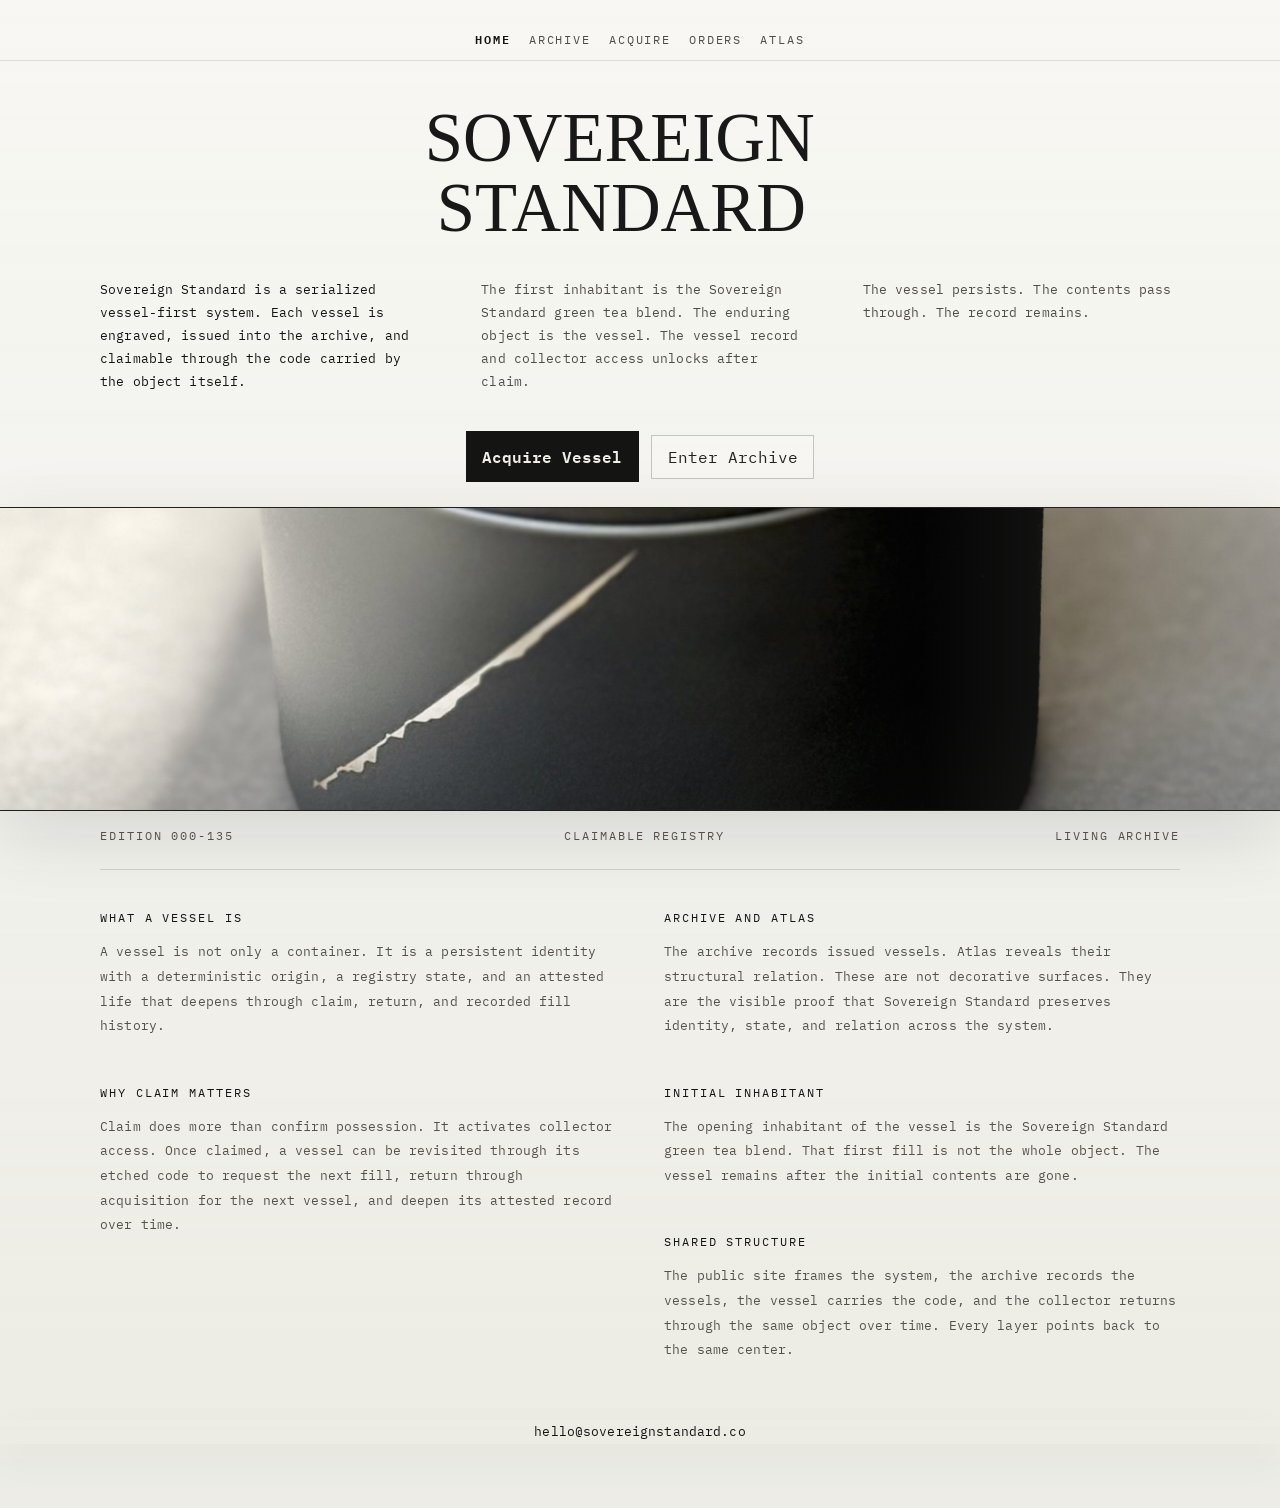
<file: index.html>
<!DOCTYPE html>
<html lang="en">
<head>
  <meta charset="UTF-8">
  <meta name="viewport" content="width=device-width, initial-scale=1.0">
  <title>Sovereign Standard</title>
  <meta name="description" content="Serialized engraved vessels issued into a living archive. Claim a Sovereign Standard vessel, continue through future fills, and deepen its attested record over time.">
  <link rel="canonical" href="https://sovereignstandard.co/">
  <link rel="icon" href="assets/favicons/favicon.ico" sizes="any">
  <link rel="icon" type="image/png" sizes="16x16" href="assets/favicons/favicon-16x16.png">
  <link rel="icon" type="image/png" sizes="32x32" href="assets/favicons/favicon-32x32.png">
  <link rel="icon" type="image/png" sizes="48x48" href="assets/favicons/favicon-48x48.png">
  <link rel="icon" type="image/png" sizes="64x64" href="assets/favicons/favicon-64x64.png">
  <link rel="icon" type="image/png" sizes="192x192" href="assets/favicons/android-chrome-192x192.png">
  <link rel="apple-touch-icon" sizes="180x180" href="assets/favicons/apple-touch-icon.png">
  <link rel="manifest" href="manifest.webmanifest">
  <meta property="og:type" content="website">
  <meta property="og:site_name" content="Sovereign Standard">
  <meta property="og:title" content="Sovereign Standard">
  <meta property="og:description" content="Serialized engraved vessels issued into a living archive. Claim a Sovereign Standard vessel, continue through future fills, and deepen its attested record over time.">
  <meta property="og:url" content="https://sovereignstandard.co/">
  <meta property="og:image" content="https://sovereignstandard.co/assets/social-preview.svg">
  <meta name="twitter:card" content="summary_large_image">
  <meta name="twitter:title" content="Sovereign Standard">
  <meta name="twitter:description" content="Serialized engraved vessels issued into a living archive. Claim a Sovereign Standard vessel, continue through future fills, and deepen its attested record over time.">
  <meta name="twitter:image" content="https://sovereignstandard.co/assets/social-preview.svg">
  <meta name="theme-color" content="#efeee8">
  <script>
    (() => {
      try {
        const navState = sessionStorage.getItem('sovereign-standard.nav');
        if (!navState) {
          return;
        }

        const parsed = JSON.parse(navState);
        if (!parsed || !parsed.to) {
          return;
        }

        if (parsed.to.includes('index.html') || parsed.to === '/' || parsed.to.endsWith('/')) {
          document.documentElement.classList.add('has-pending-nav');
          document.documentElement.dataset.navKind = parsed.kind || '';
          document.documentElement.dataset.navFrom = parsed.fromPage || '';
        }
      } catch {
      }
    })();
  </script>
  <link rel="stylesheet" href="style.css">
</head>
<body data-page="index">
  <main class="landing-page landing-page-soft" aria-label="Sovereign Standard" data-fluid-root>
    <nav class="top-links site-object-nav soft-object-nav" aria-label="Primary">
      <a href="index.html" class="landing-link nav-active" aria-current="page">Home</a>
      <a href="archive.html" class="landing-link" data-nav-kind="enter-archive">Archive</a>
      <a href="purchase.html" class="landing-link">Acquire</a>
      <a href="orders.html" class="landing-link">Orders</a>
      <a href="atlas.html" class="landing-link">Atlas</a>
    </nav>

    <section class="soft-hero" aria-label="Vessel introduction">
      <div class="soft-hero-lockup">
        <img
          src="assets/sovereign-standard-lockup.svg"
          alt="Sovereign Standard"
          class="site-object-lockup soft-object-lockup"
          width="700"
          height="210"
        >
      </div>

      <div class="soft-hero-copy">
        <article>
          <p>Sovereign Standard is a serialized vessel-first system. Each vessel is engraved, issued into the archive, and claimable through the code carried by the object itself.</p>
        </article>
        <article>
          <p>The first inhabitant is the Sovereign Standard green tea blend. The enduring object is the vessel. The vessel record and collector access unlocks after claim.</p>
        </article>
        <article>
          <p>The vessel persists. The contents pass through. The record remains.</p>
        </article>
      </div>

      <div class="soft-hero-actions" aria-label="Primary actions">
        <a class="landing-archive-button landing-action-primary soft-action-primary" href="purchase.html">Acquire Vessel</a>
        <a class="landing-archive-button soft-action-secondary" href="archive.html" data-nav-kind="enter-archive">Enter Archive</a>
      </div>

      <figure class="soft-object-band">
        <img src="assets/unit-image-ref-1.jpeg" alt="Engraved Sovereign Standard vessel" width="2786" height="2786">
      </figure>

      <div class="soft-object-readout" aria-label="Edition status">
        <span>Edition 000-135</span>
        <span>Claimable Registry</span>
        <span>Living Archive</span>
      </div>
    </section>

    <section class="soft-system-section landing-brief" aria-label="System structure">
      <div class="standard-unit-grid soft-system-grid">
        <article class="standard-unit-block">
          <h3>What A Vessel Is</h3>
          <p>A vessel is not only a container. It is a persistent identity with a deterministic origin, a registry state, and an attested life that deepens through claim, return, and recorded fill history.</p>
        </article>
        <article class="standard-unit-block">
          <h3>Why Claim Matters</h3>
          <p>Claim does more than confirm possession. It activates collector access. Once claimed, a vessel can be revisited through its etched code to request the next fill, return through acquisition for the next vessel, and deepen its attested record over time.</p>
        </article>
        <article class="standard-unit-block">
          <h3>Archive And Atlas</h3>
          <p>The archive records issued vessels. Atlas reveals their structural relation. These are not decorative surfaces. They are the visible proof that Sovereign Standard preserves identity, state, and relation across the system.</p>
        </article>
        <article class="standard-unit-block">
          <h3>Initial Inhabitant</h3>
          <p>The opening inhabitant of the vessel is the Sovereign Standard green tea blend. That first fill is not the whole object. The vessel remains after the initial contents are gone.</p>
        </article>
        <article class="standard-unit-block">
          <h3>Shared Structure</h3>
          <p>The public site frames the system, the archive records the vessels, the vessel carries the code, and the collector returns through the same object over time. Every layer points back to the same center.</p>
        </article>
      </div>
    </section>

    <section class="panel section-stack landing-brief site-contact site-contact-centered soft-contact" aria-label="Contact">
      <a class="site-contact-link" href="mailto:hello@sovereignstandard.co">hello@sovereignstandard.co</a>
    </section>
  </main>
  <script src="site.js"></script>
</body>
</html>
</file>
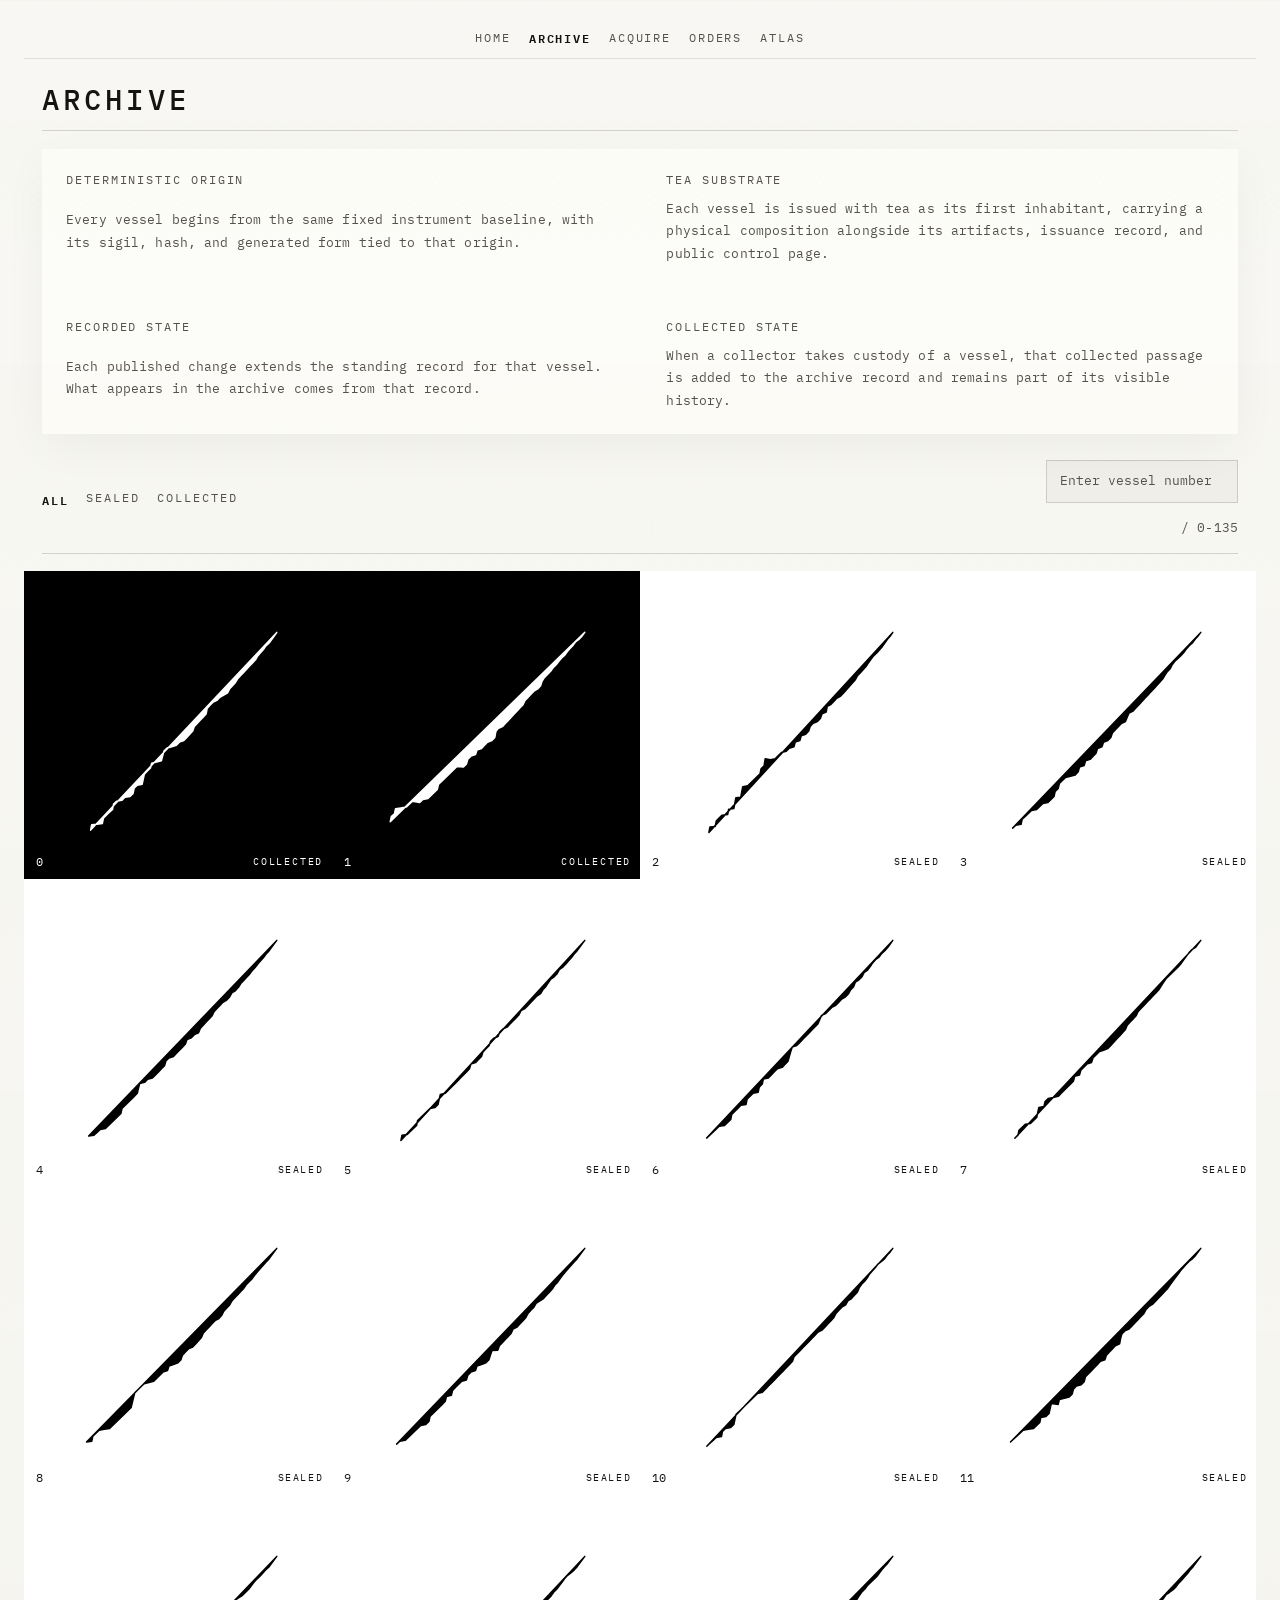
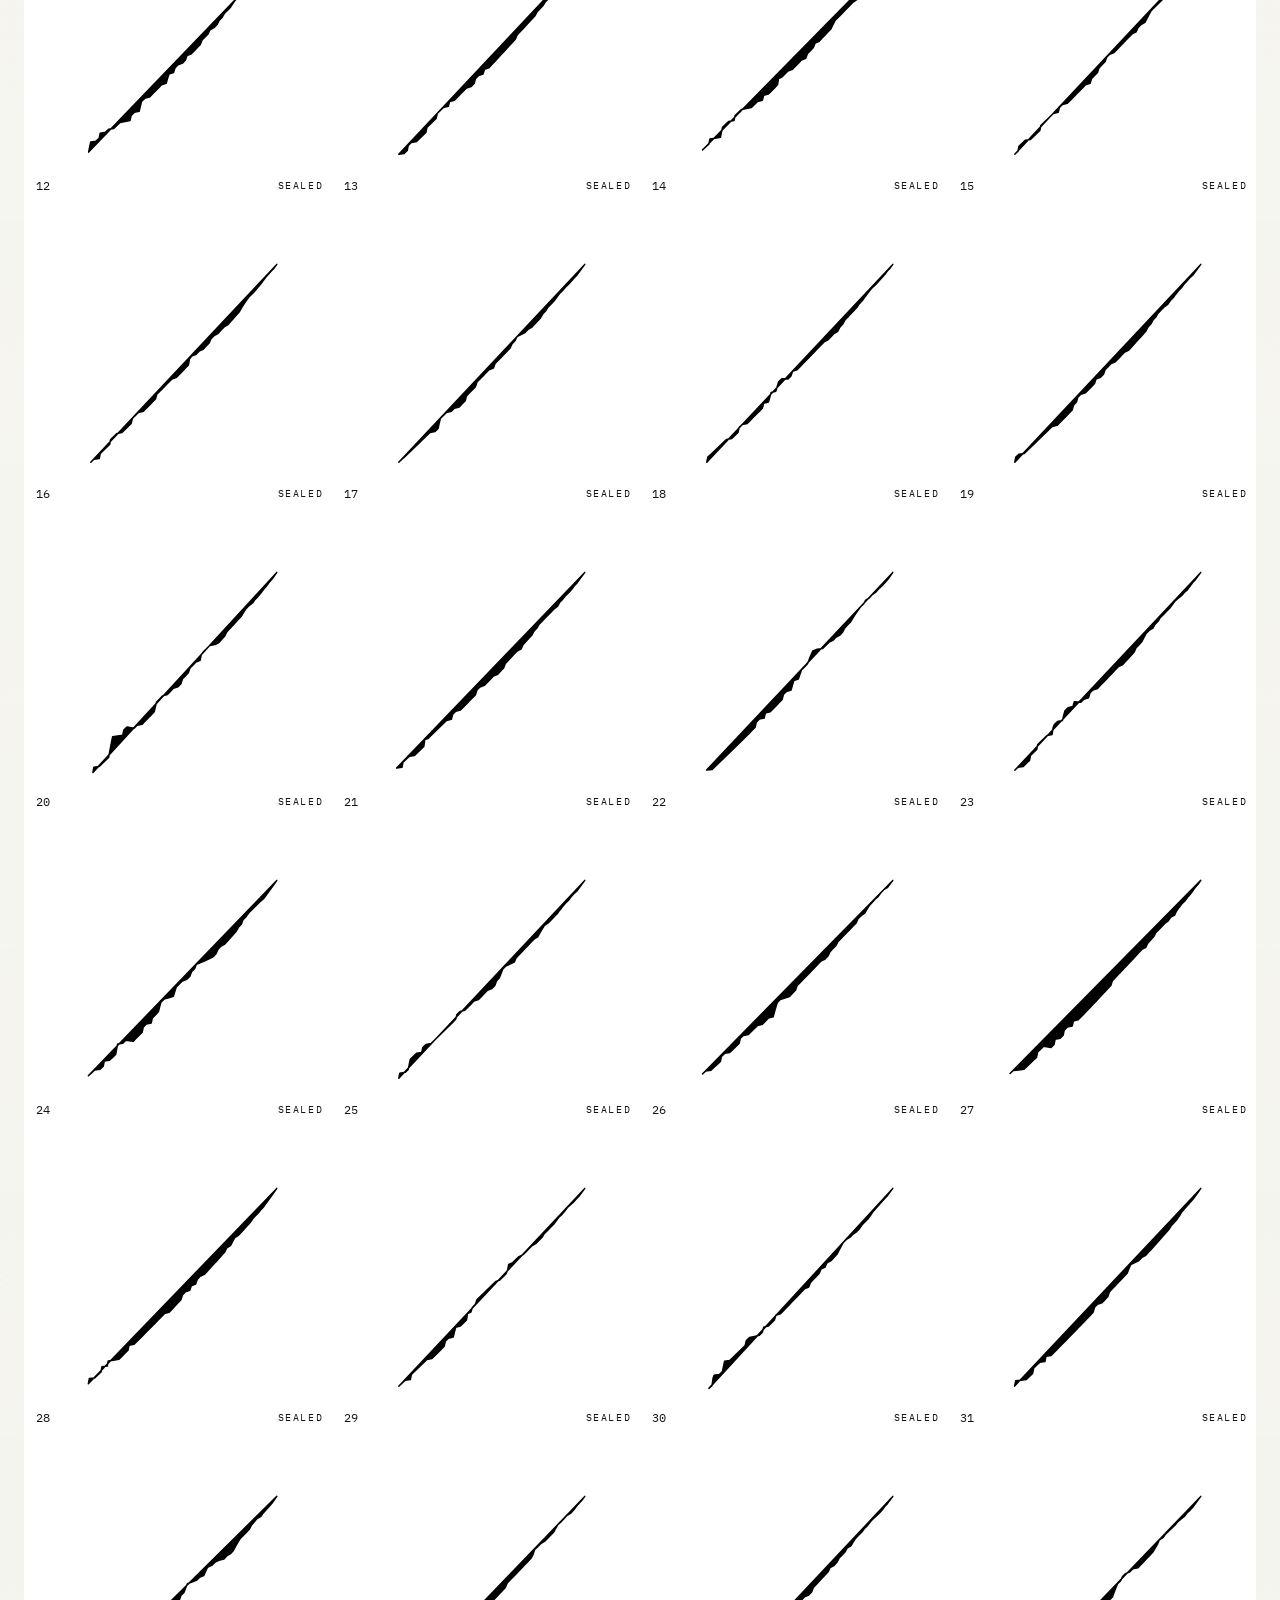
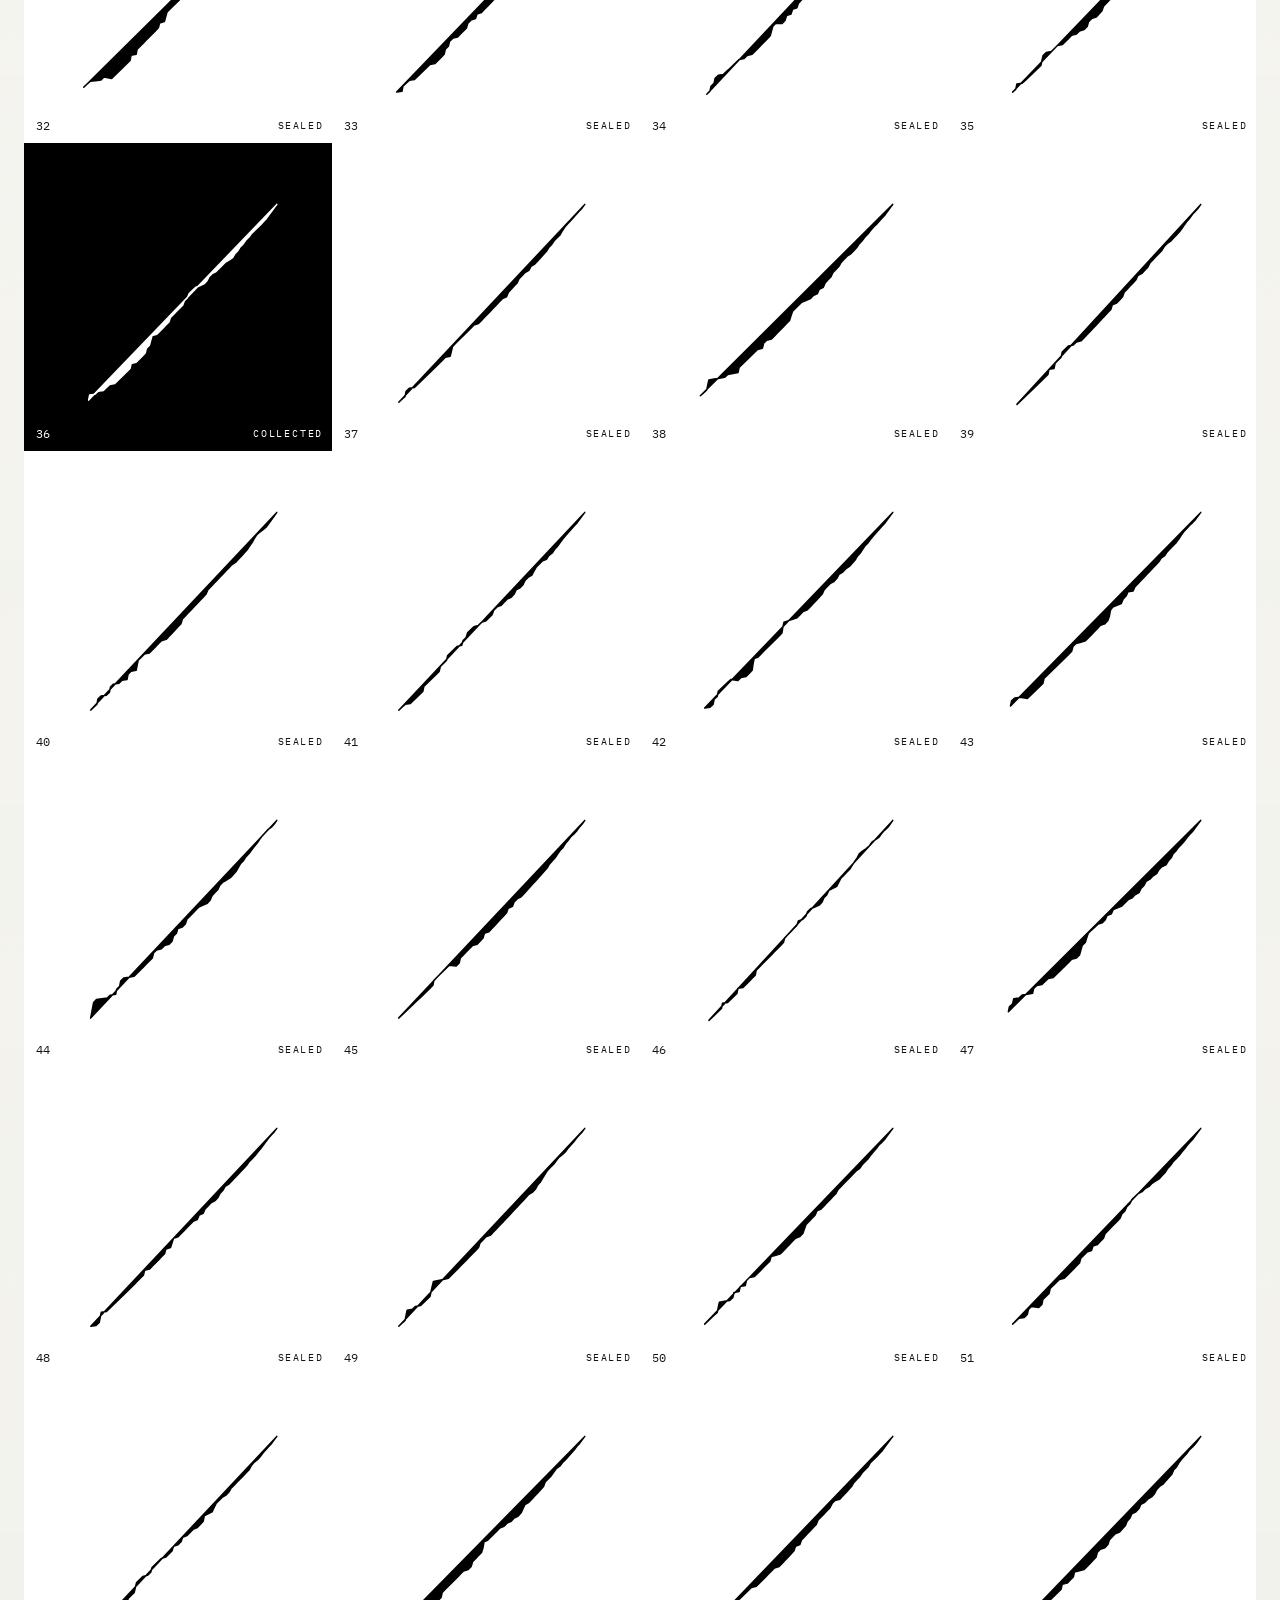
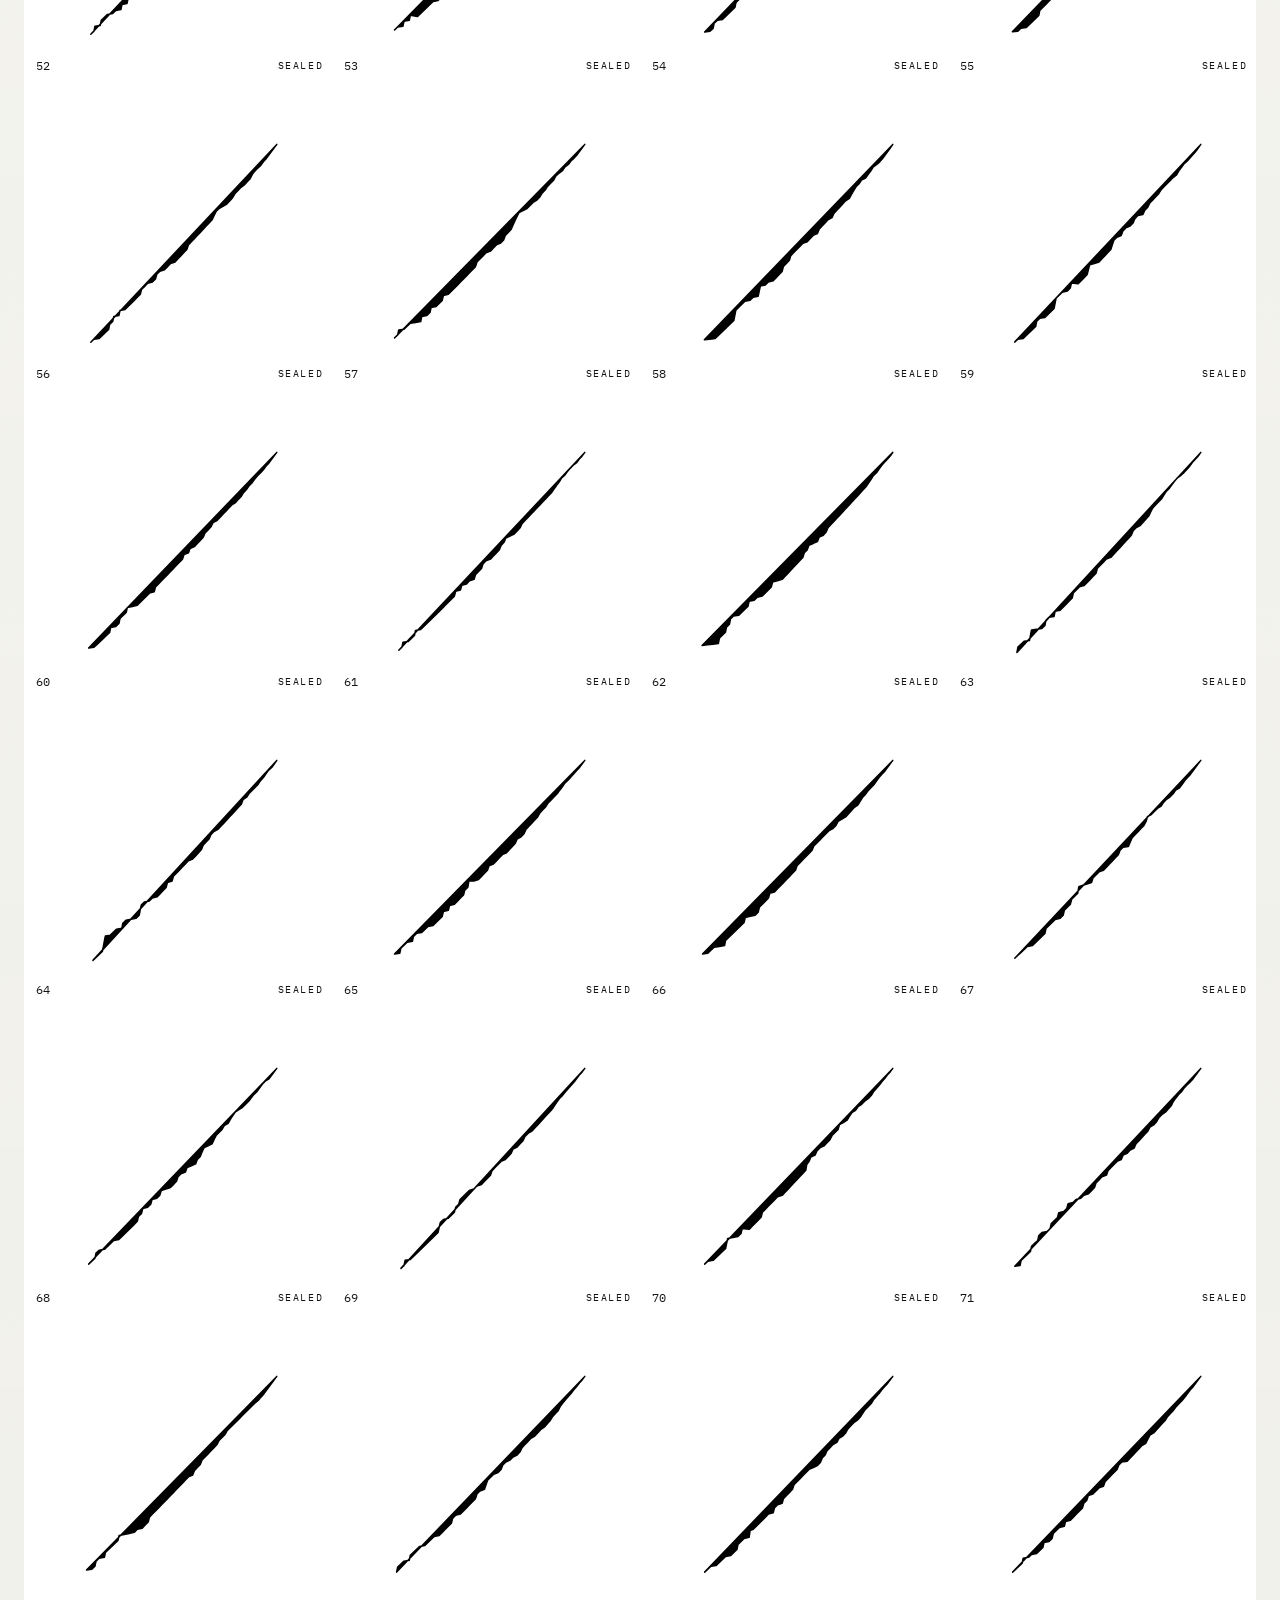
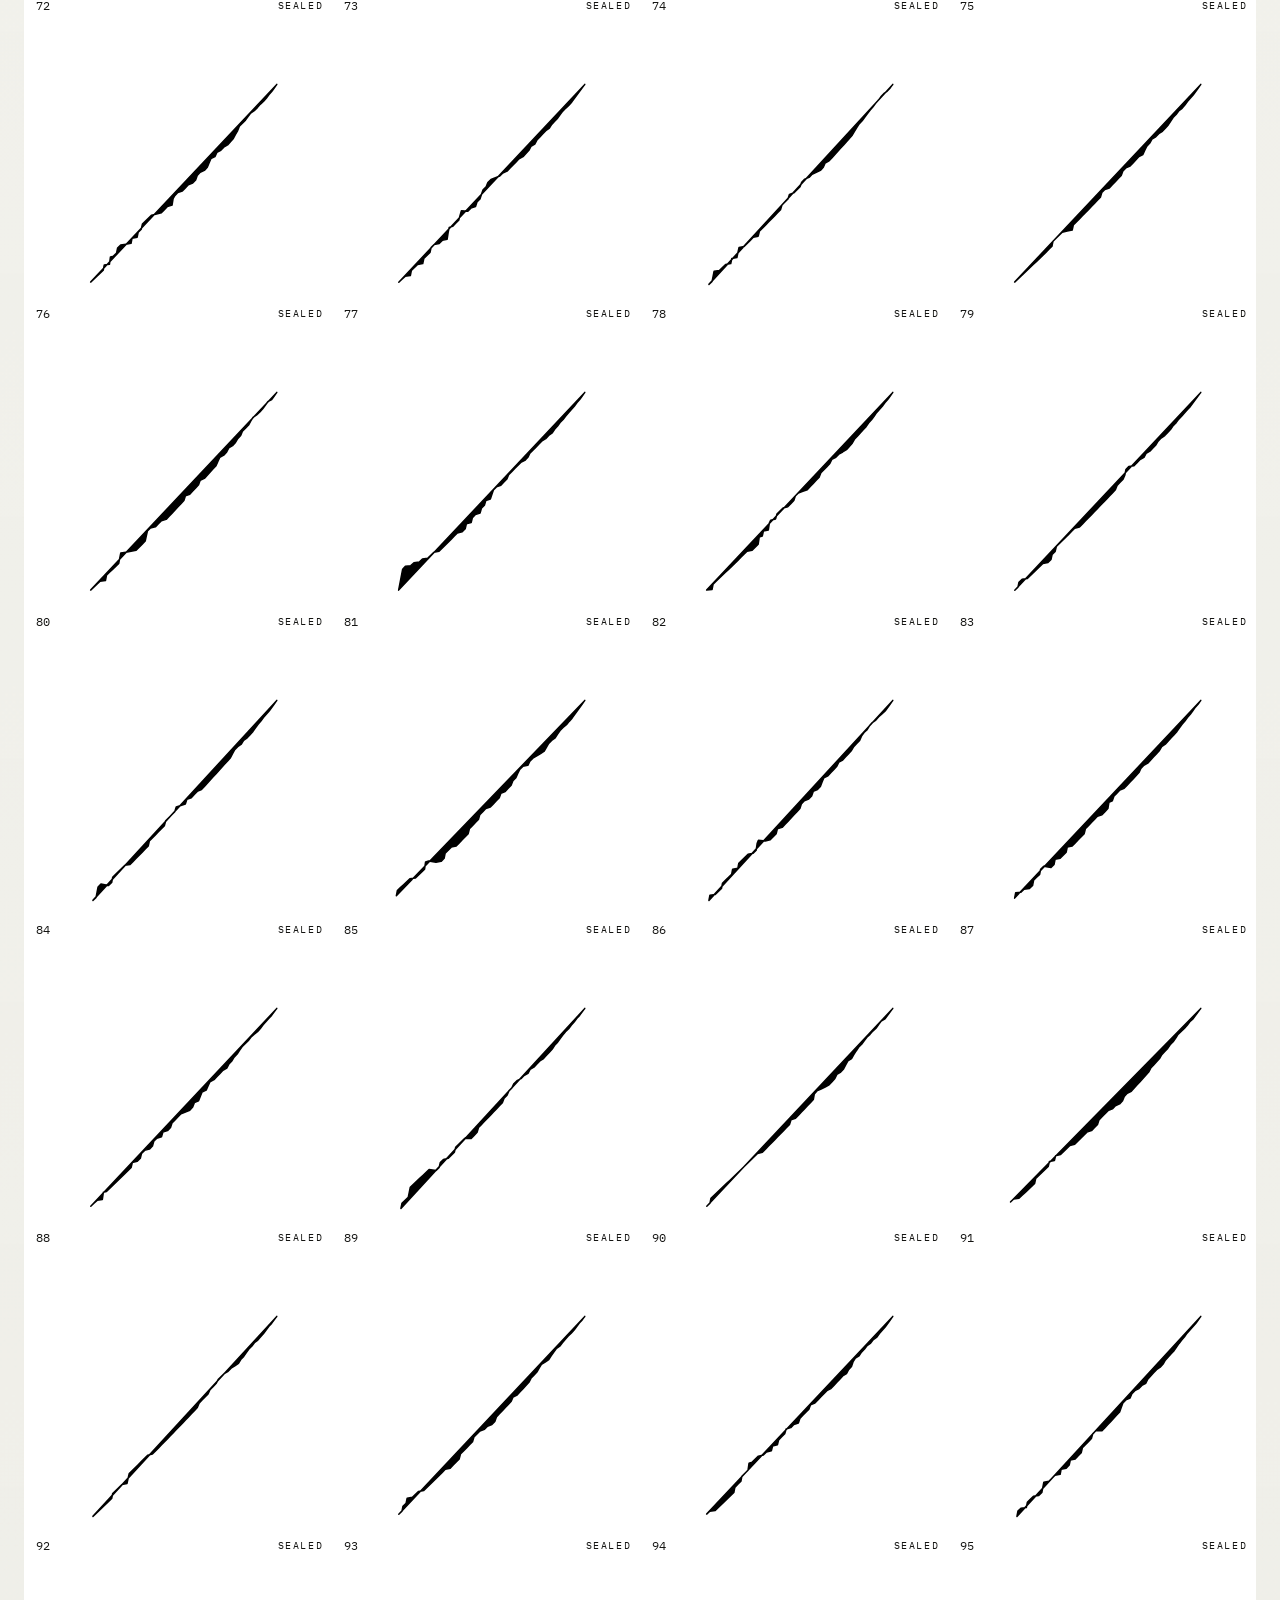
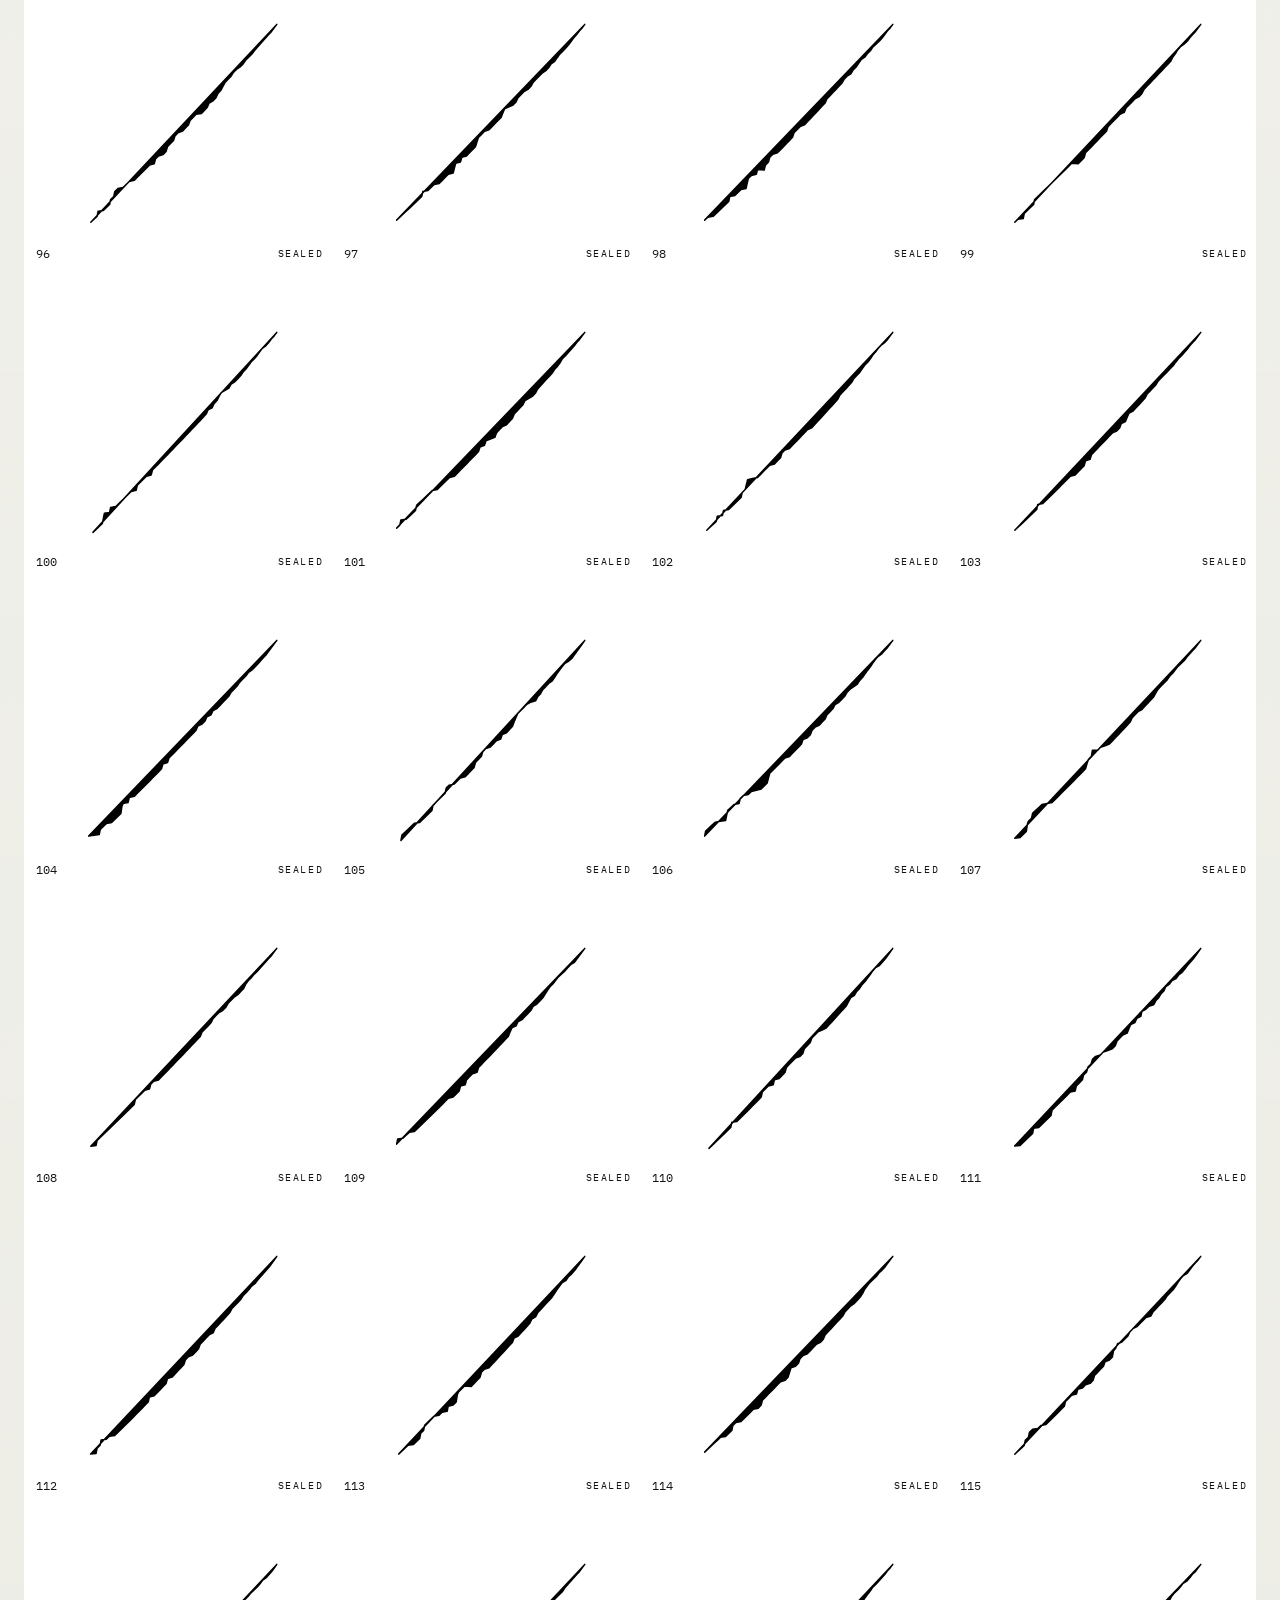
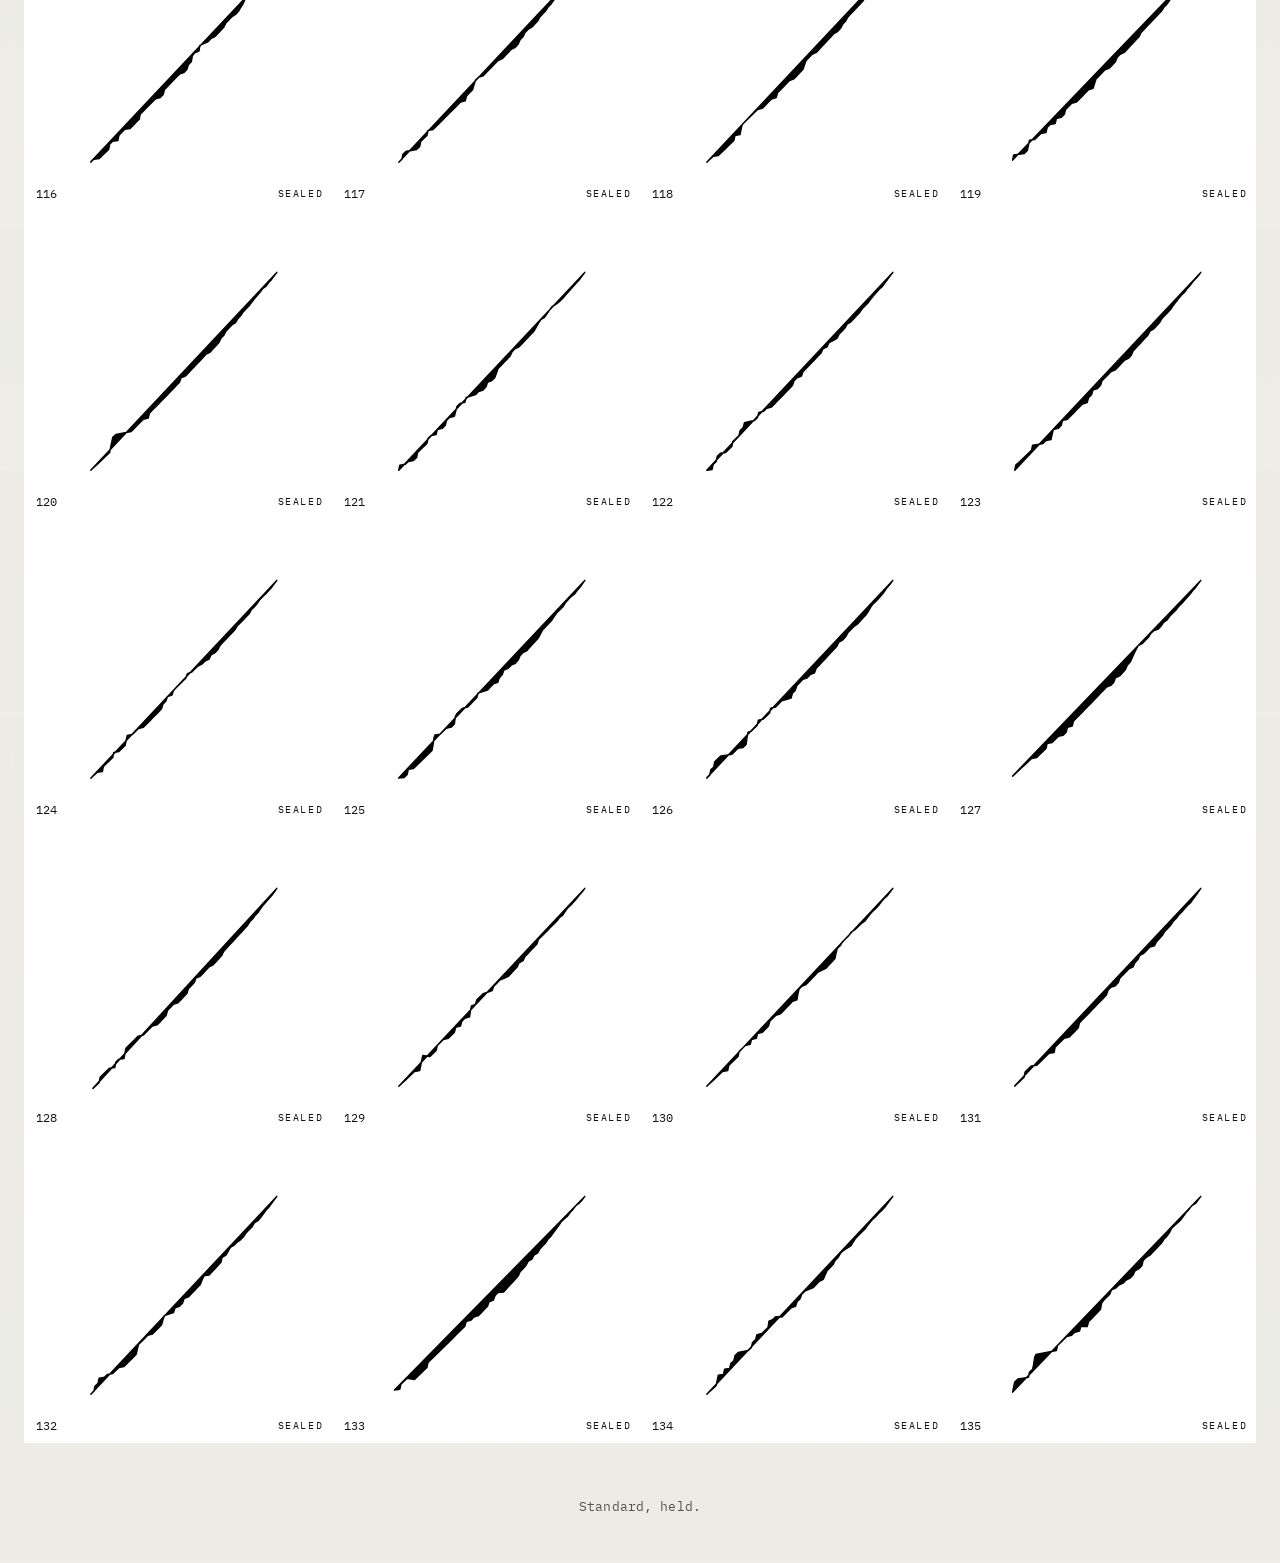
<file: archive.html>
<!DOCTYPE html>
<html lang="en">
<head>
  <meta charset="UTF-8">
  <meta name="viewport" content="width=device-width, initial-scale=1.0">
  <title>Sovereign Standard Archive</title>
  <meta name="description" content="Browse the deterministic Sovereign Standard artifact archive.">
  <link rel="canonical" href="https://sovereignstandard.co/archive.html">
  <link rel="icon" href="assets/favicons/favicon.ico" sizes="any">
  <link rel="icon" type="image/png" sizes="16x16" href="assets/favicons/favicon-16x16.png">
  <link rel="icon" type="image/png" sizes="32x32" href="assets/favicons/favicon-32x32.png">
  <link rel="icon" type="image/png" sizes="48x48" href="assets/favicons/favicon-48x48.png">
  <link rel="icon" type="image/png" sizes="64x64" href="assets/favicons/favicon-64x64.png">
  <link rel="icon" type="image/png" sizes="192x192" href="assets/favicons/android-chrome-192x192.png">
  <link rel="apple-touch-icon" sizes="180x180" href="assets/favicons/apple-touch-icon.png">
  <link rel="manifest" href="manifest.webmanifest">
  <meta property="og:type" content="website">
  <meta property="og:site_name" content="Sovereign Standard">
  <meta property="og:title" content="Sovereign Standard Archive">
  <meta property="og:description" content="Browse the deterministic Sovereign Standard artifact archive.">
  <meta property="og:url" content="https://sovereignstandard.co/archive.html">
  <meta property="og:image" content="https://sovereignstandard.co/assets/social-preview.svg">
  <meta name="twitter:card" content="summary_large_image">
  <meta name="twitter:title" content="Sovereign Standard Archive">
  <meta name="twitter:description" content="Browse the deterministic Sovereign Standard artifact archive.">
  <meta name="twitter:image" content="https://sovereignstandard.co/assets/social-preview.svg">
  <meta name="theme-color" content="#efeee8">
  <script>
    (() => {
      try {
        const navState = sessionStorage.getItem('sovereign-standard.nav');
        if (!navState) {
          return;
        }

        const parsed = JSON.parse(navState);
        if (!parsed || !parsed.to) {
          return;
        }

        if (parsed.to.includes('archive.html')) {
          document.documentElement.classList.add('has-pending-nav');
          document.documentElement.dataset.navKind = parsed.kind || '';
          document.documentElement.dataset.navFrom = parsed.fromPage || '';
        }
      } catch {
      }
    })();
  </script>
  <link rel="stylesheet" href="style.css">
</head>
<body data-page="archive">
  <main class="archive-page" data-fluid-root>
    <nav class="top-links site-object-nav" aria-label="Primary">
      <a href="index.html" class="nav" data-nav-kind="return-index">Home</a>
      <a href="archive.html" class="nav nav-active" aria-current="page">Archive</a>
      <a href="purchase.html" class="nav">Acquire</a>
      <a href="orders.html" class="nav">Orders</a>
      <a href="atlas.html" class="nav">Atlas</a>
    </nav>
    <header class="page-header archive-header">
      <h1 class="page-title archive-title">Archive</h1>
      <section class="panel section-stack archive-guide" aria-label="Archive guide">
        <div class="archive-guide-grid">
          <article class="archive-guide-item">
            <h3>Deterministic Origin</h3>
            <p>Every vessel begins from the same fixed instrument baseline, with its sigil, hash, and generated form tied to that origin.</p>
          </article>
          <article class="archive-guide-item">
            <h3>Tea Substrate</h3>
            <p>Each vessel is issued with tea as its first inhabitant, carrying a physical composition alongside its artifacts, issuance record, and public control page.</p>
          </article>
          <article class="archive-guide-item">
            <h3>Recorded State</h3>
            <p>Each published change extends the standing record for that vessel. What appears in the archive comes from that record.</p>
          </article>
          <article class="archive-guide-item">
            <h3>Collected State</h3>
            <p>When a collector takes custody of a vessel, that collected passage is added to the archive record and remains part of its visible history.</p>
          </article>
        </div>
      </section>
      <div class="archive-controls-row">
        <div class="archive-filter-row" aria-label="Archive filters">
          <nav class="archive-filter-links" aria-label="State">
            <a href="#all" data-state-filter="ALL" class="archive-filter-link state-all">All</a>
            <a href="#claimable" data-state-filter="claimable" class="archive-filter-link state-claimable">Sealed</a>
            <a href="#claimed" data-state-filter="claimed" class="archive-filter-link state-claimed">Collected</a>
          </nav>
        </div>
        <div class="archive-search-row">
          <label class="archive-search" for="unit-search">
            <input id="unit-search" name="unit-search" type="search" inputmode="numeric" placeholder="Enter vessel number" autocomplete="off">
          </label>
          <p class="archive-count" id="unit-count">/ 0-135</p>
        </div>
      </div>
    </header>
    <div id="gallery"></div>
    <footer class="site-footer artifact-section">
      <p class="muted">Standard, held.</p>
    </footer>
  </main>

  <script src="site.js"></script>
  <script src="registry.js"></script>
  <script>
    async function loadUnits() {
      const manifest = await window.SovereignRegistry.loadRegistry();
      const publicUnits = manifest.units;
      const gallery = document.getElementById('gallery');
      const unitCount = document.getElementById('unit-count');
      const unitSearch = document.getElementById('unit-search');
      const stateLinks = Array.from(document.querySelectorAll('[data-state-filter]'));
      let selectedState = 'ALL';

      const unitIDs = publicUnits.map((unit) => Number(unit.id ?? unit.unit)).filter((unitID) => Number.isFinite(unitID));
      const unitMin = unitIDs.length ? Math.min(...unitIDs) : 0;
      const unitMax = unitIDs.length ? Math.max(...unitIDs) : Math.max(publicUnits.length - 1, 0);
      unitCount.textContent = `/ ${unitMin}-${unitMax}`;

      if (!publicUnits.length) {
        gallery.innerHTML = '<p class="gallery-empty">No artifacts indexed yet.</p>';
        return;
      }

      const syncFilterLinks = () => {
        stateLinks.forEach((link) => {
          const active = link.dataset.stateFilter === selectedState;
          link.classList.toggle('is-active', active);
          if (active) {
            link.setAttribute('aria-current', 'page');
          } else {
            link.removeAttribute('aria-current');
          }
        });
      };

      const renderGallery = () => {
        const query = unitSearch.value.trim();
        const normalizedQuery = query.trim();
        const filteredUnits = publicUnits.filter((record) => {
          const unitID = Number(record.id ?? record.unit);
          const matchesQuery = normalizedQuery ? `${unitID}`.includes(normalizedQuery) : true;
          const matchesState = selectedState === 'ALL' || record.state === selectedState;

          return matchesQuery && matchesState;
        });

        gallery.innerHTML = '';

        if (!filteredUnits.length) {
          gallery.innerHTML = '<p class="gallery-empty muted">No vessels match the active filters.</p>';
          return;
        }

        for (const record of filteredUnits) {
          const unitID = Number(record.id ?? record.unit);
          const visualState = record.state === 'claimable'
            ? 'claimable'
            : (record.state === 'claimed' ? 'claimed' : 'default');
          const labelText = record.state === 'claimable'
            ? 'SEALED'
            : (record.state === 'claimed'
              ? 'COLLECTED'
              : (record.display_state || record.state));
          const card = document.createElement('article');
          card.className = `artifact-card panel state-${visualState}`;

          const link = document.createElement('a');
          link.href = `standardcontrol.html?unit=${unitID}`;
          link.className = 'artifact-link';
          link.dataset.navKind = 'focus-unit';

          const img = document.createElement('img');
          img.loading = 'lazy';
          img.width = 180;
          img.height = 180;
          img.src = `output/${unitID}/sigil.svg`;
          img.alt = `Sigil for vessel ${unitID}`;

          const label = document.createElement('div');
          label.className = 'artifact-card-meta';
          label.innerHTML = `<code>${unitID}</code><span>${labelText}</span>`;

          link.append(img, label);
          card.append(link);
          gallery.append(card);
        }
      };

      unitSearch.addEventListener('input', renderGallery);
      stateLinks.forEach((link) => link.addEventListener('click', (event) => {
        event.preventDefault();
        selectedState = link.dataset.stateFilter || 'ALL';
        syncFilterLinks();
        renderGallery();
      }));

      syncFilterLinks();
      renderGallery();
    }

    loadUnits().catch(() => {
      document.getElementById('gallery').innerHTML = '<p class="gallery-empty">Unable to load artifact index.</p>';
    });
  </script>
</body>
</html>
</file>
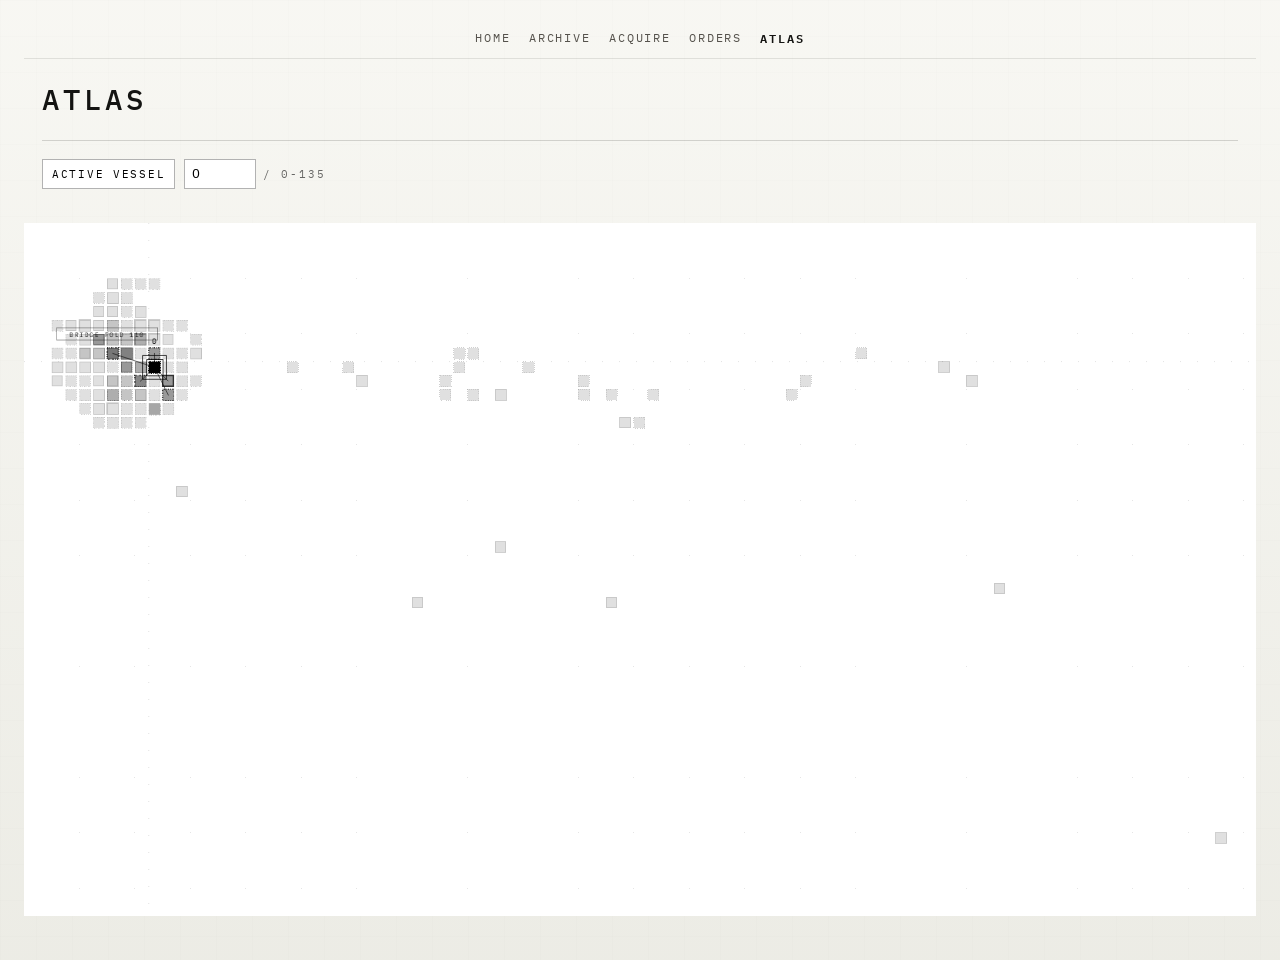
<file: atlas.html>
<!DOCTYPE html>
<html lang="en">
<head>
  <meta charset="UTF-8">
  <meta name="viewport" content="width=device-width, initial-scale=1.0">
  <title>Atlas | Sovereign Standard</title>
  <meta name="description" content="A light-ground vessel-first projection of sealed and collected Sovereign Standard vessels.">
  <link rel="canonical" href="https://sovereignstandard.co/atlas.html">
  <link rel="icon" href="assets/favicons/favicon.ico" sizes="any">
  <link rel="icon" type="image/png" sizes="16x16" href="assets/favicons/favicon-16x16.png">
  <link rel="icon" type="image/png" sizes="32x32" href="assets/favicons/favicon-32x32.png">
  <link rel="icon" type="image/png" sizes="48x48" href="assets/favicons/favicon-48x48.png">
  <link rel="icon" type="image/png" sizes="64x64" href="assets/favicons/favicon-64x64.png">
  <link rel="icon" type="image/png" sizes="192x192" href="assets/favicons/android-chrome-192x192.png">
  <link rel="apple-touch-icon" sizes="180x180" href="assets/favicons/apple-touch-icon.png">
  <link rel="manifest" href="manifest.webmanifest">
  <meta property="og:type" content="website">
  <meta property="og:site_name" content="Sovereign Standard">
  <meta property="og:title" content="Atlas | Sovereign Standard">
  <meta property="og:description" content="A light-ground vessel-first projection of sealed and collected Sovereign Standard vessels.">
  <meta property="og:url" content="https://sovereignstandard.co/atlas.html">
  <meta property="og:image" content="https://sovereignstandard.co/assets/social-preview.svg">
  <meta name="twitter:card" content="summary_large_image">
  <meta name="twitter:title" content="Atlas | Sovereign Standard">
  <meta name="twitter:description" content="A light-ground vessel-first projection of sealed and collected Sovereign Standard vessels.">
  <meta name="twitter:image" content="https://sovereignstandard.co/assets/social-preview.svg">
  <meta name="theme-color" content="#efeee8">
  <script>
    (() => {
      try {
        const navState = sessionStorage.getItem('sovereign-standard.nav');
        if (!navState) {
          return;
        }

        const parsed = JSON.parse(navState);
        if (!parsed || !parsed.to) {
          return;
        }

        if (parsed.to.includes('atlas.html')) {
          document.documentElement.classList.add('has-pending-nav');
          document.documentElement.dataset.navKind = parsed.kind || '';
          document.documentElement.dataset.navFrom = parsed.fromPage || '';
        }
      } catch {
      }
    })();
  </script>
  <link rel="stylesheet" href="style.css">
</head>
<body data-page="atlas">
  <main class="atlas-screen" data-fluid-root>
    <nav class="top-links site-object-nav atlas-nav" aria-label="Primary">
      <a href="index.html" class="nav" data-nav-kind="return-index">Home</a>
      <a href="archive.html" class="nav" data-nav-kind="return-archive">Archive</a>
      <a href="purchase.html" class="nav">Acquire</a>
      <a href="orders.html" class="nav">Orders</a>
      <a href="atlas.html" class="nav nav-active">Atlas</a>
    </nav>
    <header class="page-header artifact-header atlas-header">
      <div class="atlas-title-block">
        <h1 class="page-title">Atlas</h1>
      </div>
    </header>

    <section class="atlas-field-shell">
      <div class="atlas-header-row atlas-readout-meta">
        <p id="atlas-expression-copy" class="page-intro atlas-intro" hidden></p>
        <button id="atlas-readout-toggle" class="atlas-readout-toggle" type="button" aria-pressed="false">Active Vessel</button>
        <label class="atlas-search" for="atlas-unit-search">
          <input id="atlas-unit-search" name="atlas-unit-search" type="search" inputmode="numeric" placeholder="VESSEL" autocomplete="off">
          <span id="atlas-unit-total" class="atlas-search-total">/ 0-135</span>
        </label>
      </div>

      <div class="atlas-field">
        <svg id="atlas-topology" class="atlas-topology" viewBox="0 0 1600 900" preserveAspectRatio="xMidYMid meet" aria-label="Atlas topology field"></svg>
        <div id="atlas-unit-profile" class="atlas-readout-dock" hidden>
          <p class="muted">Select a vessel to inspect its state and archive position.</p>
        </div>
      </div>
    </section>
  </main>

  <script src="site.js"></script>
  <script src="atlas.js"></script>
</body>
</html>
</file>
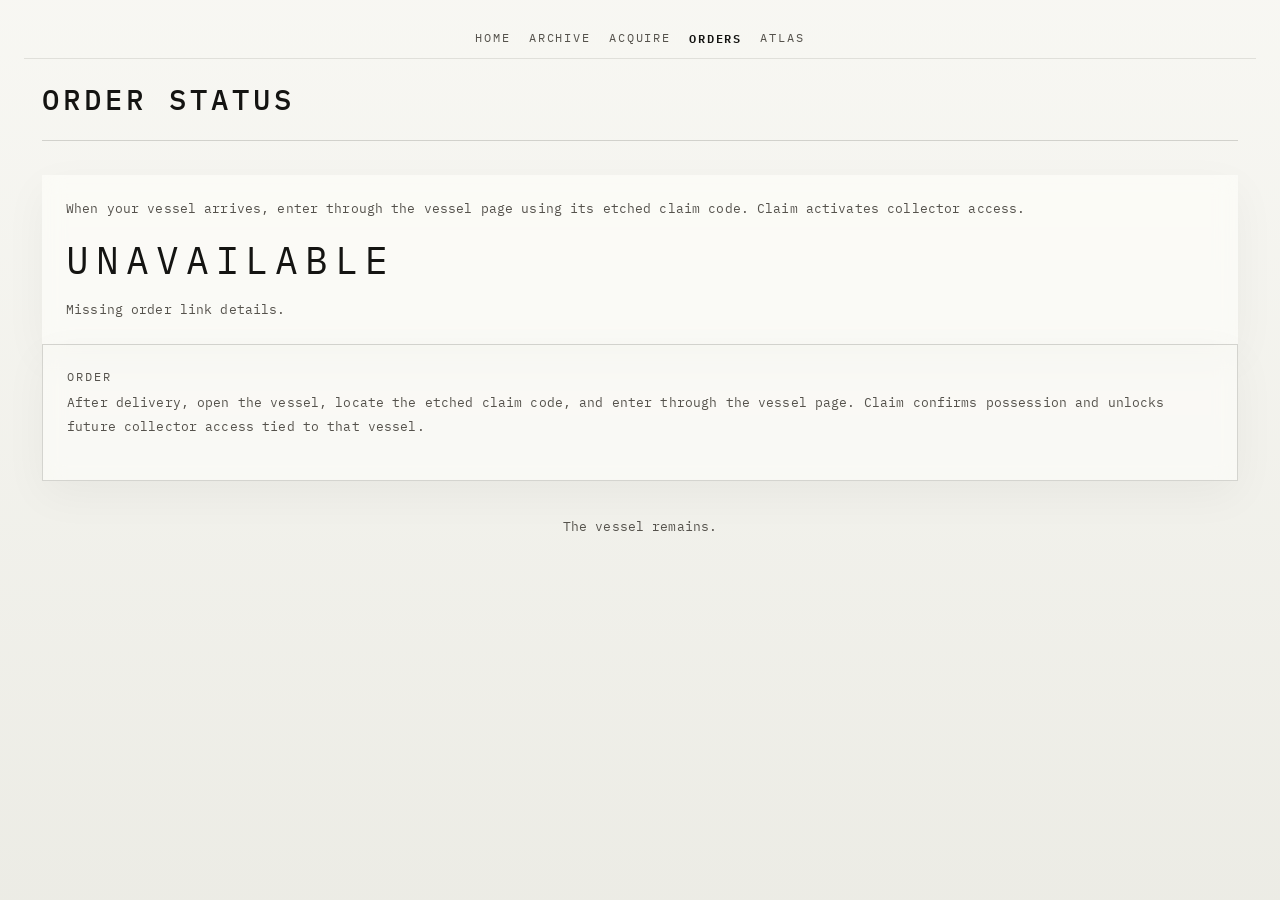
<file: order.html>
<!DOCTYPE html>
<html lang="en">
<head>
  <meta charset="UTF-8">
  <meta name="viewport" content="width=device-width, initial-scale=1.0">
  <title>Order Status | Sovereign Standard</title>
  <meta name="description" content="Track your Sovereign Standard order and prepare to claim your vessel once it arrives.">
  <link rel="canonical" href="https://sovereignstandard.co/order.html">
  <meta name="theme-color" content="#efeee8">
  <meta name="sovereign-commerce-endpoint" content="https://sovereign-standard-claim-relay.mancel.workers.dev">
  <link rel="stylesheet" href="style.css">
</head>
<body>
  <main class="artifact-page">
    <nav class="top-links site-object-nav" aria-label="Primary">
      <a href="index.html" class="nav">Home</a>
      <a href="archive.html" class="nav">Archive</a>
      <a href="purchase.html" class="nav">Acquire</a>
      <a href="orders.html" class="nav nav-active" aria-current="page">Orders</a>
      <a href="atlas.html" class="nav">Atlas</a>
    </nav>
    <header class="page-header artifact-header">
      <h1 class="page-title">Order Status</h1>
    </header>

    <section class="artifact-section order-overview-layout">
      <section class="panel section-stack state-section">
        <div class="section-head">
          <p>When your vessel arrives, enter through the vessel page using its etched claim code. Claim activates collector access.</p>
        </div>
        <div class="state-panel">
          <div class="state-block">
            <div class="state-label" id="order-status-label">Loading</div>
            <p id="order-status" class="state-detail muted order-status"></p>
          </div>
        </div>
      </section>
    </section>

    <section class="panel section-stack artifact-section metadata-section">
      <div class="section-head">
        <h2>Order</h2>
        <p>After delivery, open the vessel, locate the etched claim code, and enter through the vessel page. Claim confirms possession and unlocks future collector access tied to that vessel.</p>
      </div>
      <div class="invoice-list" id="order-meta"></div>
    </section>

    <footer class="site-footer artifact-section">
      <p class="muted">The vessel remains.</p>
    </footer>

  </main>
  <script src="site.js"></script>
  <script>
    const endpoint = document
      .querySelector('meta[name="sovereign-commerce-endpoint"]')
      ?.getAttribute('content')
      ?.trim()
      ?.replace(/\/$/, '');

    function escapeHTML(value) {
      return String(value ?? '')
        .replaceAll('&', '&amp;')
        .replaceAll('<', '&lt;')
        .replaceAll('>', '&gt;')
        .replaceAll('"', '&quot;')
        .replaceAll("'", '&#39;');
    }

    function formatTimestamp(value) {
      if (!value) {
        return 'Pending';
      }

      const date = new Date(value);
      if (Number.isNaN(date.getTime())) {
        return value;
      }

      return new Intl.DateTimeFormat(undefined, {
        dateStyle: 'long',
        timeStyle: 'short'
      }).format(date);
    }

    async function loadOrder(attempt = 0) {
      const params = new URLSearchParams(window.location.search);
      const orderID = String(params.get('order_id') || '').trim();
      const token = String(params.get('token') || '').trim();
      const checkoutSessionID = String(params.get('checkout_session_id') || '').trim();
      const meta = document.getElementById('order-meta');
      const status = document.getElementById('order-status');
      const statusLabel = document.getElementById('order-status-label');

      if (!orderID || !token) {
        statusLabel.textContent = 'Unavailable';
        status.textContent = 'Missing order link details.';
        return;
      }

      statusLabel.textContent = 'Loading';
      status.textContent = 'Loading order state...';

      const response = await fetch(`${endpoint}/orders/${encodeURIComponent(orderID)}?token=${encodeURIComponent(token)}`);
      const payload = await response.json();

      if (response.status === 404 && checkoutSessionID && attempt < 8) {
        status.textContent = 'Finalizing your order...';
        window.setTimeout(() => {
          void loadOrder(attempt + 1);
        }, 3000);
        return;
      }

      if (!response.ok) {
        throw new Error(payload.error || 'Unable to load order.');
      }

      const units = Array.isArray(payload.assigned_units) ? payload.assigned_units : [];
      meta.innerHTML = `
        <div class="invoice-row"><span class="invoice-label">Order:</span><span class="code code-wrap">${escapeHTML(payload.order_id)}</span></div>
        <div class="invoice-row"><span class="invoice-label">Status:</span><span class="code">${escapeHTML(payload.status)}</span></div>
        <div class="invoice-row"><span class="invoice-label">Email:</span><span class="code code-wrap">${escapeHTML(payload.customer_email || '')}</span></div>
        <div class="invoice-row"><span class="invoice-label">Created:</span><span class="code">${escapeHTML(formatTimestamp(payload.created_at))}</span></div>
        <div class="invoice-row"><span class="invoice-label">Paid:</span><span class="code">${escapeHTML(formatTimestamp(payload.paid_at))}</span></div>
        <div class="invoice-row"><span class="invoice-label">Assigned Vessels:</span><span class="code code-wrap">${escapeHTML(units.length ? units.join(', ') : 'Pending')}</span></div>
      `;

      if (payload.status === 'checkout_pending') {
        statusLabel.textContent = 'Processing';
        status.textContent = checkoutSessionID
          ? 'Payment is processing. Refreshing order state...'
          : 'Payment has not completed yet. Refresh after checkout completes.';
        if (checkoutSessionID && attempt < 8) {
          window.setTimeout(() => {
            void loadOrder(attempt + 1);
          }, 5000);
        }
        return;
      }

      if (payload.status === 'paid' && units.length === 0) {
        statusLabel.textContent = 'Assigning';
        status.textContent = 'Payment received. Assigning vessels in the background...';
        window.setTimeout(() => window.location.reload(), 5000);
        return;
      }

      if (payload.status === 'complete' || payload.status === 'fulfilled') {
        statusLabel.textContent = units.length ? 'Complete' : 'Confirmed';
        status.textContent = units.length
          ? 'Order is complete, vessels are assigned, and the next threshold is claim after delivery.'
          : 'Order is complete.';
        return;
      }

      statusLabel.textContent = units.length ? 'Confirmed' : 'Paid';
      status.textContent = units.length
        ? 'Order is confirmed, vessels are assigned, and claim will open collector access once the vessel is in hand.'
        : 'Order is confirmed.';
    }

    loadOrder().catch((error) => {
      document.getElementById('order-status-label').textContent = 'Unavailable';
      document.getElementById('order-status').textContent = error.message || 'Unable to load order.';
    });
  </script>
</body>
</html>
</file>
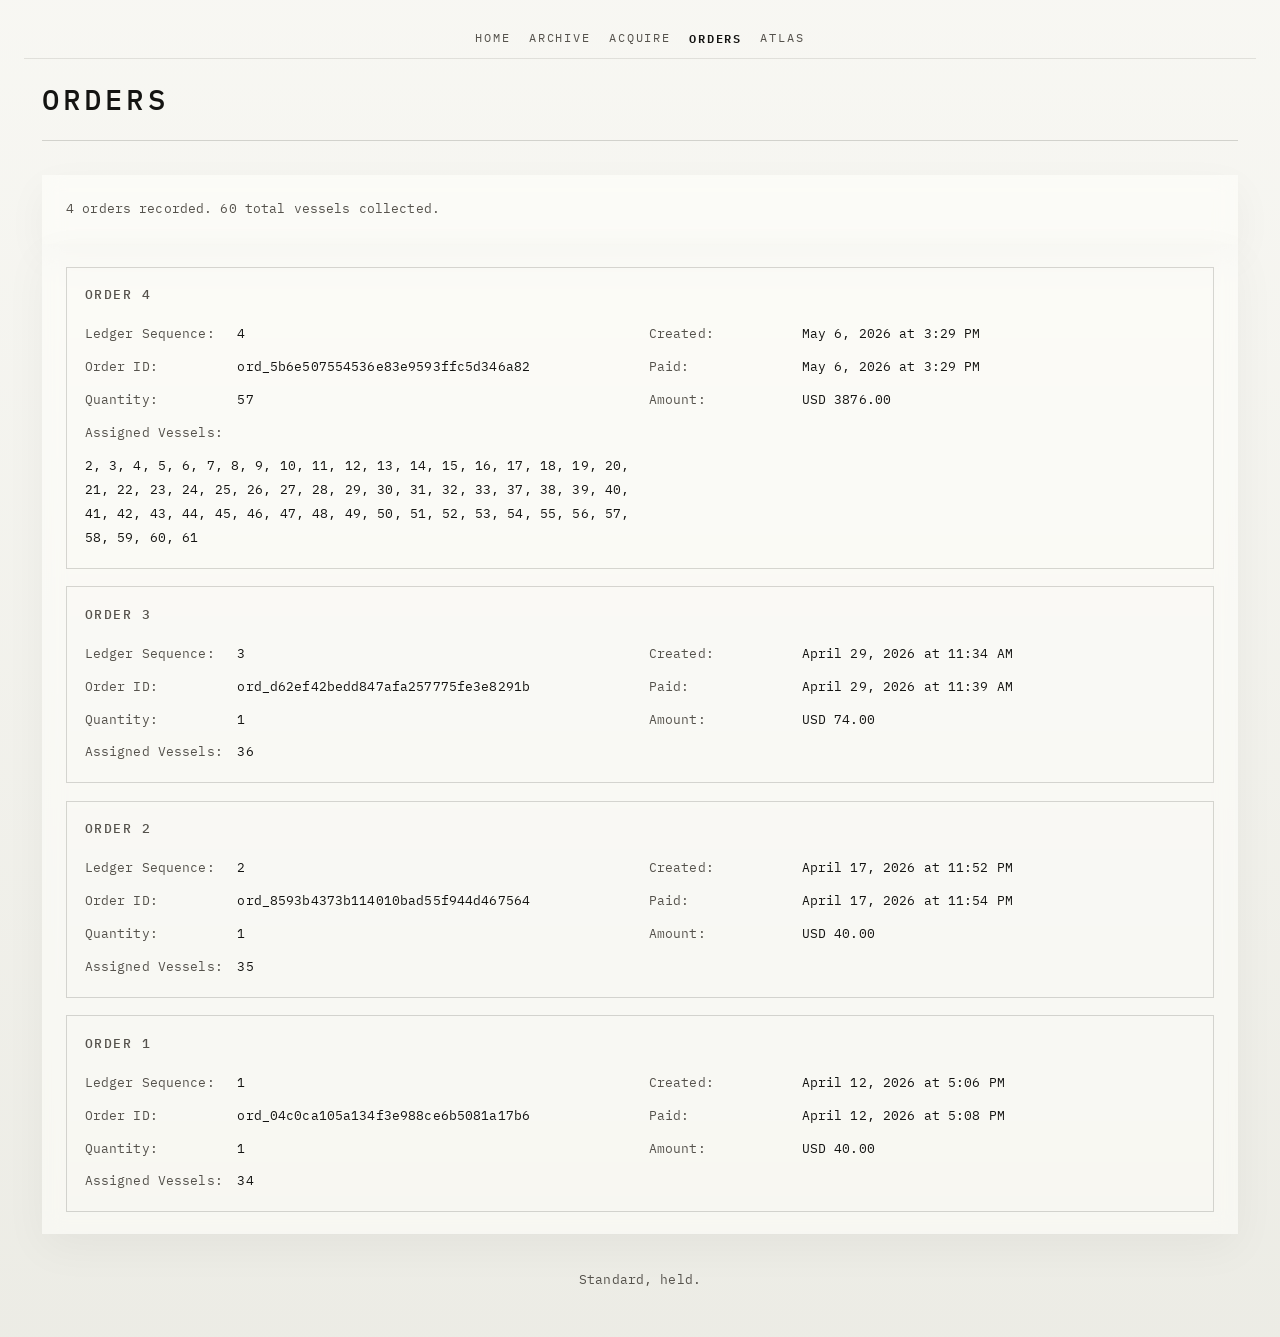
<file: orders.html>
<!DOCTYPE html>
<html lang="en">
<head>
  <meta charset="UTF-8">
  <meta name="viewport" content="width=device-width, initial-scale=1.0">
  <title>Orders | Sovereign Standard</title>
  <meta name="description" content="Review the committed Sovereign Standard order ledger.">
  <link rel="canonical" href="https://sovereignstandard.co/orders.html">
  <meta name="theme-color" content="#efeee8">
  <link rel="stylesheet" href="style.css">
</head>
<body>
  <main class="artifact-page">
    <nav class="top-links site-object-nav" aria-label="Primary">
      <a href="index.html" class="nav">Home</a>
      <a href="archive.html" class="nav">Archive</a>
      <a href="purchase.html" class="nav">Acquire</a>
      <a href="orders.html" class="nav nav-active" aria-current="page">Orders</a>
      <a href="atlas.html" class="nav">Atlas</a>
    </nav>
    <header class="page-header artifact-header">
      <h1 class="page-title">Orders</h1>
    </header>

    <section class="artifact-section order-overview-layout">
      <section class="panel section-stack state-section">
        <p id="orders-summary" class="muted order-status">Loading committed order ledger...</p>
      </section>
    </section>

    <section class="panel section-stack artifact-section metadata-section orders-section">
      <div id="orders-list" class="ledger-list"></div>
    </section>

    <footer class="site-footer artifact-section">
      <p class="muted">Standard, held.</p>
    </footer>

  </main>
  <script src="site.js"></script>
  <script>
    function escapeHTML(value) {
      return String(value ?? '')
        .replaceAll('&', '&amp;')
        .replaceAll('<', '&lt;')
        .replaceAll('>', '&gt;')
        .replaceAll('"', '&quot;')
        .replaceAll("'", '&#39;');
    }

    function formatTimestamp(value) {
      if (!value) {
        return 'Pending';
      }

      const date = new Date(value);
      if (Number.isNaN(date.getTime())) {
        return value;
      }

      return new Intl.DateTimeFormat(undefined, {
        dateStyle: 'long',
        timeStyle: 'short'
      }).format(date);
    }

    function formatAmount(amountTotal, currency) {
      if (typeof amountTotal !== 'number') {
        return 'Pending';
      }

      const code = String(currency || 'USD').toUpperCase();
      return `${code} ${(amountTotal / 100).toFixed(2)}`;
    }

    async function loadOrders() {
      const summary = document.getElementById('orders-summary');
      const list = document.getElementById('orders-list');
      const response = await fetch('orders.json', { cache: 'no-store' });
      const payload = await response.json();

      if (!response.ok) {
        throw new Error(payload.error || 'Unable to load order ledger.');
      }

      const orders = Array.isArray(payload.orders) ? payload.orders : [];
      const totalUnits = orders.reduce((sum, order) => sum + Number(order.quantity || 0), 0);

      summary.textContent = `${orders.length} orders recorded. ${totalUnits} total vessels collected.`;

      if (!orders.length) {
        list.innerHTML = '<p class="muted">No committed orders yet.</p>';
        return;
      }

      list.innerHTML = orders.map((order) => {
        const units = Array.isArray(order.assigned_units) && order.assigned_units.length
          ? order.assigned_units.join(', ')
          : 'Pending';

        return `
          <article class="ledger-card">
            <div class="ledger-card-head">
              <h3>Order ${escapeHTML(order.sequence)}</h3>
            </div>
            <div class="invoice-columns">
              <div class="invoice-list">
                <div class="invoice-row"><span class="invoice-label">Ledger Sequence:</span><span class="code">${escapeHTML(order.sequence)}</span></div>
                <div class="invoice-row"><span class="invoice-label">Order ID:</span><span class="code code-wrap">${escapeHTML(order.order_id || '')}</span></div>
                <div class="invoice-row"><span class="invoice-label">Quantity:</span><span class="code">${escapeHTML(order.quantity || 0)}</span></div>
                <div class="invoice-row"><span class="invoice-label">Assigned Vessels:</span><span class="code code-wrap">${escapeHTML(units)}</span></div>
              </div>
              <div class="invoice-list">
                <div class="invoice-row"><span class="invoice-label">Created:</span><span class="code">${escapeHTML(formatTimestamp(order.created_at))}</span></div>
                <div class="invoice-row"><span class="invoice-label">Paid:</span><span class="code">${escapeHTML(formatTimestamp(order.paid_at))}</span></div>
                <div class="invoice-row"><span class="invoice-label">Amount:</span><span class="code">${escapeHTML(formatAmount(order.amount_total, order.currency))}</span></div>
              </div>
            </div>
          </article>
        `;
      }).join('');
    }

    loadOrders().catch((error) => {
      document.getElementById('orders-summary').textContent = error.message || 'Unable to load order ledger.';
    });
  </script>
</body>
</html>
</file>
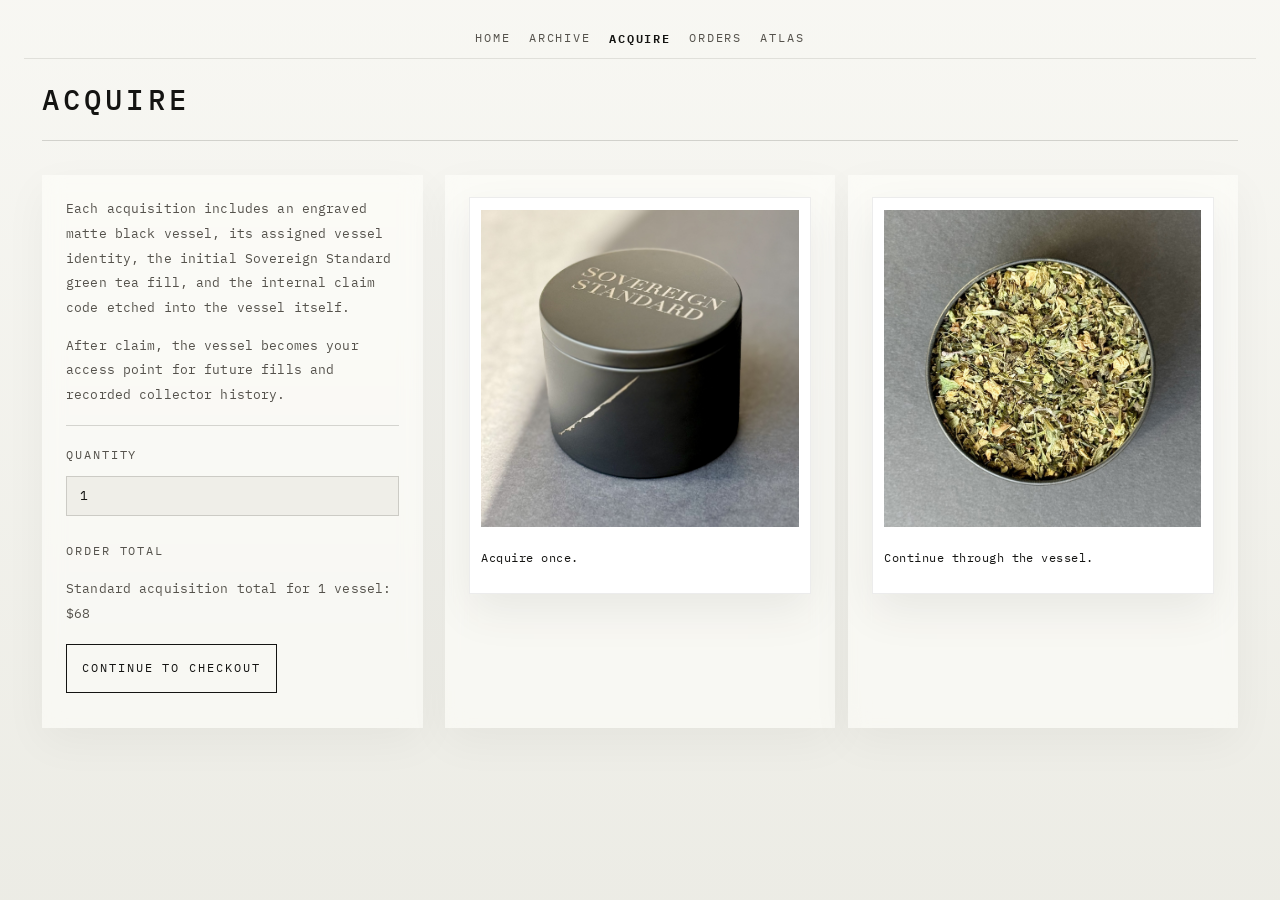
<file: purchase.html>
<!DOCTYPE html>
<html lang="en">
<head>
  <meta charset="UTF-8">
  <meta name="viewport" content="width=device-width, initial-scale=1.0">
  <title>Acquire a Vessel | Sovereign Standard</title>
  <meta name="description" content="Acquire a serialized Sovereign Standard vessel with its initial fill. Claim the vessel after receipt and continue through future fills using the same vessel.">
  <link rel="canonical" href="https://sovereignstandard.co/purchase.html">
  <meta name="theme-color" content="#efeee8">
  <meta name="sovereign-commerce-endpoint" content="https://sovereign-standard-claim-relay.mancel.workers.dev">
  <link rel="stylesheet" href="style.css">
</head>
<body>
  <main class="artifact-page">
    <nav class="top-links site-object-nav" aria-label="Primary">
      <a href="index.html" class="nav">Home</a>
      <a href="archive.html" class="nav">Archive</a>
      <a href="purchase.html" class="nav nav-active" aria-current="page">Acquire</a>
      <a href="orders.html" class="nav">Orders</a>
      <a href="atlas.html" class="nav">Atlas</a>
    </nav>
    <header class="page-header artifact-header">
      <h1 class="page-title">Acquire</h1>
    </header>

    <section class="purchase-layout artifact-section">
      <section class="panel section-stack purchase-order-column">
        <div class="section-head">
          <p class="purchase-note">Each acquisition includes an engraved matte black vessel, its assigned vessel identity, the initial Sovereign Standard green tea fill, and the internal claim code etched into the vessel itself.</p>
          <p class="purchase-note">After claim, the vessel becomes your access point for future fills and recorded collector history.</p>
        </div>
        <form id="purchase-form" class="order-panel">
          <label class="order-field">
            Quantity
            <input type="number" name="quantity" min="1" max="102" value="1" inputmode="numeric" required>
          </label>
          <div class="section-head order-total-head">
            <h2>Order total</h2>
          </div>
          <div class="order-total">
            <p id="order-pricing" class="muted order-helper-note">Standard pricing total for 1 vessel: $68</p>
          </div>
          <div class="order-actions">
            <button class="order-submit" type="submit">Continue to Checkout</button>
            <p id="purchase-status" class="muted order-status"></p>
          </div>
        </form>
      </section>

      <section class="panel section-stack purchase-sequence-column" aria-label="Sovereign Standard vessel reference">
        <figure class="purchase-sequence-stage purchase-polaroid">
          <img
            src="assets/unit-image-ref-1.jpeg"
            alt="Sovereign Standard vessel container"
            width="768"
            height="768"
          >
          <figcaption>Acquire once.</figcaption>
        </figure>
      </section>

      <section class="panel section-stack purchase-sequence-column" aria-label="Open Sovereign Standard vessel reference">
        <figure class="purchase-sequence-stage purchase-polaroid">
          <img
            src="assets/unit-image-ref-2.jpeg"
            alt="Open Sovereign Standard vessel showing leaf material"
            width="768"
            height="768"
          >
          <figcaption>Continue through the vessel.</figcaption>
        </figure>
      </section>
    </section>
  </main>

  <script src="site.js"></script>
  <script>
    const endpoint = document
      .querySelector('meta[name="sovereign-commerce-endpoint"]')
      ?.getAttribute('content')
      ?.trim()
      ?.replace(/\/$/, '');

    const form = document.getElementById('purchase-form');
    const status = document.getElementById('purchase-status');
    const pricing = document.getElementById('order-pricing');
    const quantityInput = form.elements.quantity;
    const STANDARD_UNIT_PRICE = 68;

    function formatDollars(value) {
      return `$${value.toFixed(0)}`;
    }

    function updatePricing() {
      const quantity = Math.max(1, Number(quantityInput.value) || 1);
      const vesselsLabel = `${quantity} vessel${quantity === 1 ? '' : 's'}`;
      pricing.textContent = `Standard acquisition total for ${vesselsLabel}: ${formatDollars(quantity * STANDARD_UNIT_PRICE)}`;
    }

    if (new URLSearchParams(window.location.search).get('cancelled') === '1') {
      status.textContent = 'Checkout was canceled. You can try again whenever you are ready.';
    }

    quantityInput.addEventListener('input', updatePricing);
    updatePricing();

    form.addEventListener('submit', async (event) => {
      event.preventDefault();

      if (!form.reportValidity()) {
        return;
      }

      const submitButton = form.querySelector('button[type="submit"]');
      const data = new FormData(form);
      submitButton.disabled = true;
      status.textContent = 'Opening secure checkout...';

      try {
        const response = await fetch(`${endpoint}/checkout`, {
          method: 'POST',
          headers: {
            'Content-Type': 'application/json'
          },
          body: JSON.stringify({
            quantity: Number(data.get('quantity') || 0)
          })
        });

        const payload = await response.json();
        if (!response.ok) {
          throw new Error(payload.error || 'Unable to create checkout session.');
        }

        status.textContent = 'Redirecting to Stripe checkout...';
        window.location.href = payload.checkout_url;
      } catch (error) {
        status.textContent = error.message || 'Unable to create checkout session.';
        submitButton.disabled = false;
      }
    });
  </script>
</body>
</html>
</file>
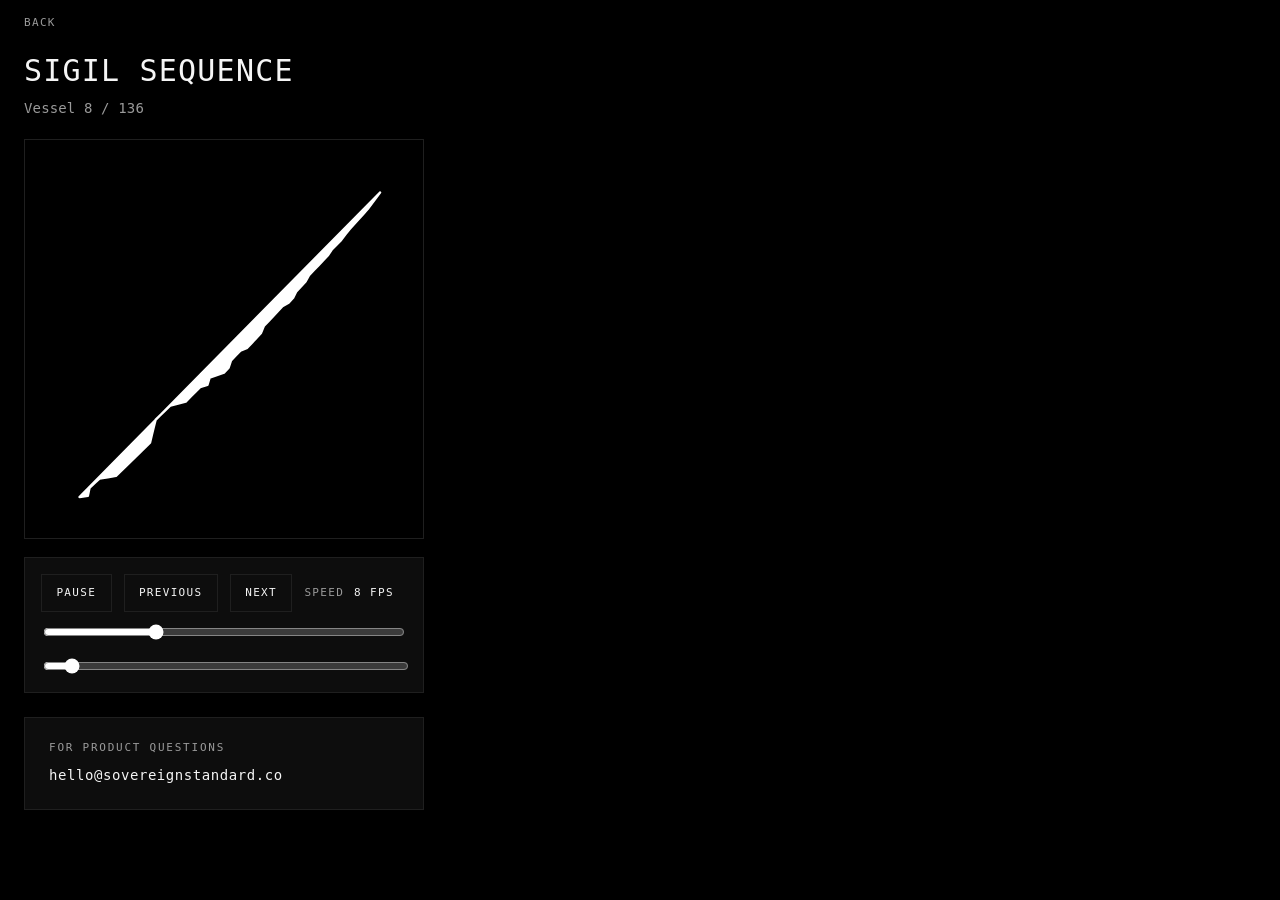
<file: sigil-sequence.html>
<!DOCTYPE html>
<html lang="en">
<head>
  <meta charset="UTF-8">
  <meta name="viewport" content="width=device-width, initial-scale=1.0">
  <title>Sigil Sequence</title>
  <meta name="robots" content="noindex">
  <style>
    :root {
      --bg: #000000;
      --panel: #0d0d0d;
      --line: #1f1f1f;
      --text: #f5f5f5;
      --muted: #9a9a9a;
      --accent: #ffffff;
      --mono: "IBM Plex Mono", "SFMono-Regular", Menlo, monospace;
    }

    * {
      box-sizing: border-box;
    }

    html,
    body {
      margin: 0;
      min-height: 100%;
      background: var(--bg);
      color: var(--text);
      font-family: var(--mono);
    }

    body {
      padding: 16px 24px 24px;
    }

    main {
      display: grid;
      gap: 24px;
      justify-items: start;
    }

    .nav {
      color: var(--muted);
      text-decoration: none;
      font-size: 11px;
      letter-spacing: 0.12em;
      text-transform: uppercase;
    }

    .nav:hover {
      color: var(--text);
      text-decoration: underline;
      text-underline-offset: 0.2em;
    }

    .player-shell {
      display: grid;
      gap: 18px;
    }

    .player-head {
      display: grid;
      gap: 8px;
    }

    .player-title {
      margin: 0;
      font-size: clamp(20px, 4vw, 30px);
      font-weight: 400;
      letter-spacing: 0.04em;
      text-transform: uppercase;
    }

    .player-meta {
      margin: 0;
      color: var(--muted);
      font-size: 14px;
      line-height: 1.8;
      letter-spacing: 0.01em;
    }

    .stage {
      width: min(100%, 400px);
      aspect-ratio: 1 / 1;
      display: grid;
      place-items: center;
      background: #000000;
      border: 1px solid var(--line);
    }

    .stage img {
      width: 100%;
      height: 100%;
      object-fit: contain;
      filter: invert(1);
      display: block;
    }

    .controls {
      width: min(100%, 400px);
      display: grid;
      gap: 14px;
      padding: 16px;
      background: var(--panel);
      border: 1px solid var(--line);
    }

    .control-row {
      display: flex;
      flex-wrap: wrap;
      align-items: center;
      gap: 10px 12px;
    }

    button {
      appearance: none;
      border: 1px solid var(--line);
      background: transparent;
      color: var(--text);
      font: inherit;
      font-size: 11px;
      letter-spacing: 0.12em;
      text-transform: uppercase;
      padding: 0.7rem 0.9rem;
      cursor: pointer;
    }

    button:hover {
      border-color: var(--accent);
    }

    label {
      display: inline-flex;
      align-items: center;
      gap: 10px;
      color: var(--muted);
      font-size: 11px;
      letter-spacing: 0.12em;
      text-transform: uppercase;
    }

    input[type="range"] {
      width: min(100%, 400px);
      accent-color: #ffffff;
    }

    .speed {
      min-width: 4ch;
      color: var(--text);
    }

    .site-contact {
      width: min(100%, 400px);
      display: grid;
      gap: 8px;
      padding: calc(1.5rem - 0.1rem) 1.5rem;
      background: var(--panel);
      border: 1px solid var(--line);
    }

    .site-contact-label {
      margin: 0;
      color: var(--muted);
      font-size: 11px;
      line-height: 1.5;
      letter-spacing: 0.16em;
      text-transform: uppercase;
    }

    .site-contact-link {
      color: var(--text);
      font-size: 14px;
      line-height: 1.6;
      letter-spacing: 0.04em;
      text-decoration: none;
      word-break: break-word;
    }

    .site-contact-link:hover {
      text-decoration: underline;
      text-underline-offset: 0.2em;
    }

    @media (max-width: 640px) {
      body {
        padding: 12px;
      }
    }
  </style>
</head>
<body>
  <main>
    <a href="index.html" class="nav">Back</a>

    <section class="player-shell" data-sigil-sequence data-sequence-mode="player" data-sequence-fps="8" data-sequence-autoplay="true">
      <header class="player-head">
        <h1 class="player-title">Sigil Sequence</h1>
        <p class="player-meta" data-sequence-label>Loading vessels...</p>
      </header>

      <div class="stage">
        <img data-sequence-image alt="Sigil sequence frame">
      </div>

      <section class="controls" aria-label="Playback controls">
        <div class="control-row">
          <button data-sequence-toggle type="button">Pause</button>
          <button data-sequence-prev type="button">Previous</button>
          <button data-sequence-next type="button">Next</button>
          <label for="speed-control">Speed <span class="speed" data-sequence-speed-value>8 fps</span></label>
          <input id="speed-control" data-sequence-speed type="range" min="1" max="24" step="1" value="8">
        </div>
        <input data-sequence-frame type="range" min="0" max="0" step="1" value="0" aria-label="Frame scrubber">
      </section>
    </section>

    <section class="site-contact" aria-label="Contact">
      <p class="site-contact-label">For product questions</p>
      <a class="site-contact-link" href="mailto:hello@sovereignstandard.co">hello@sovereignstandard.co</a>
    </section>
  </main>

  <script src="sigil-sequence.js"></script>
</body>
</html>
</file>
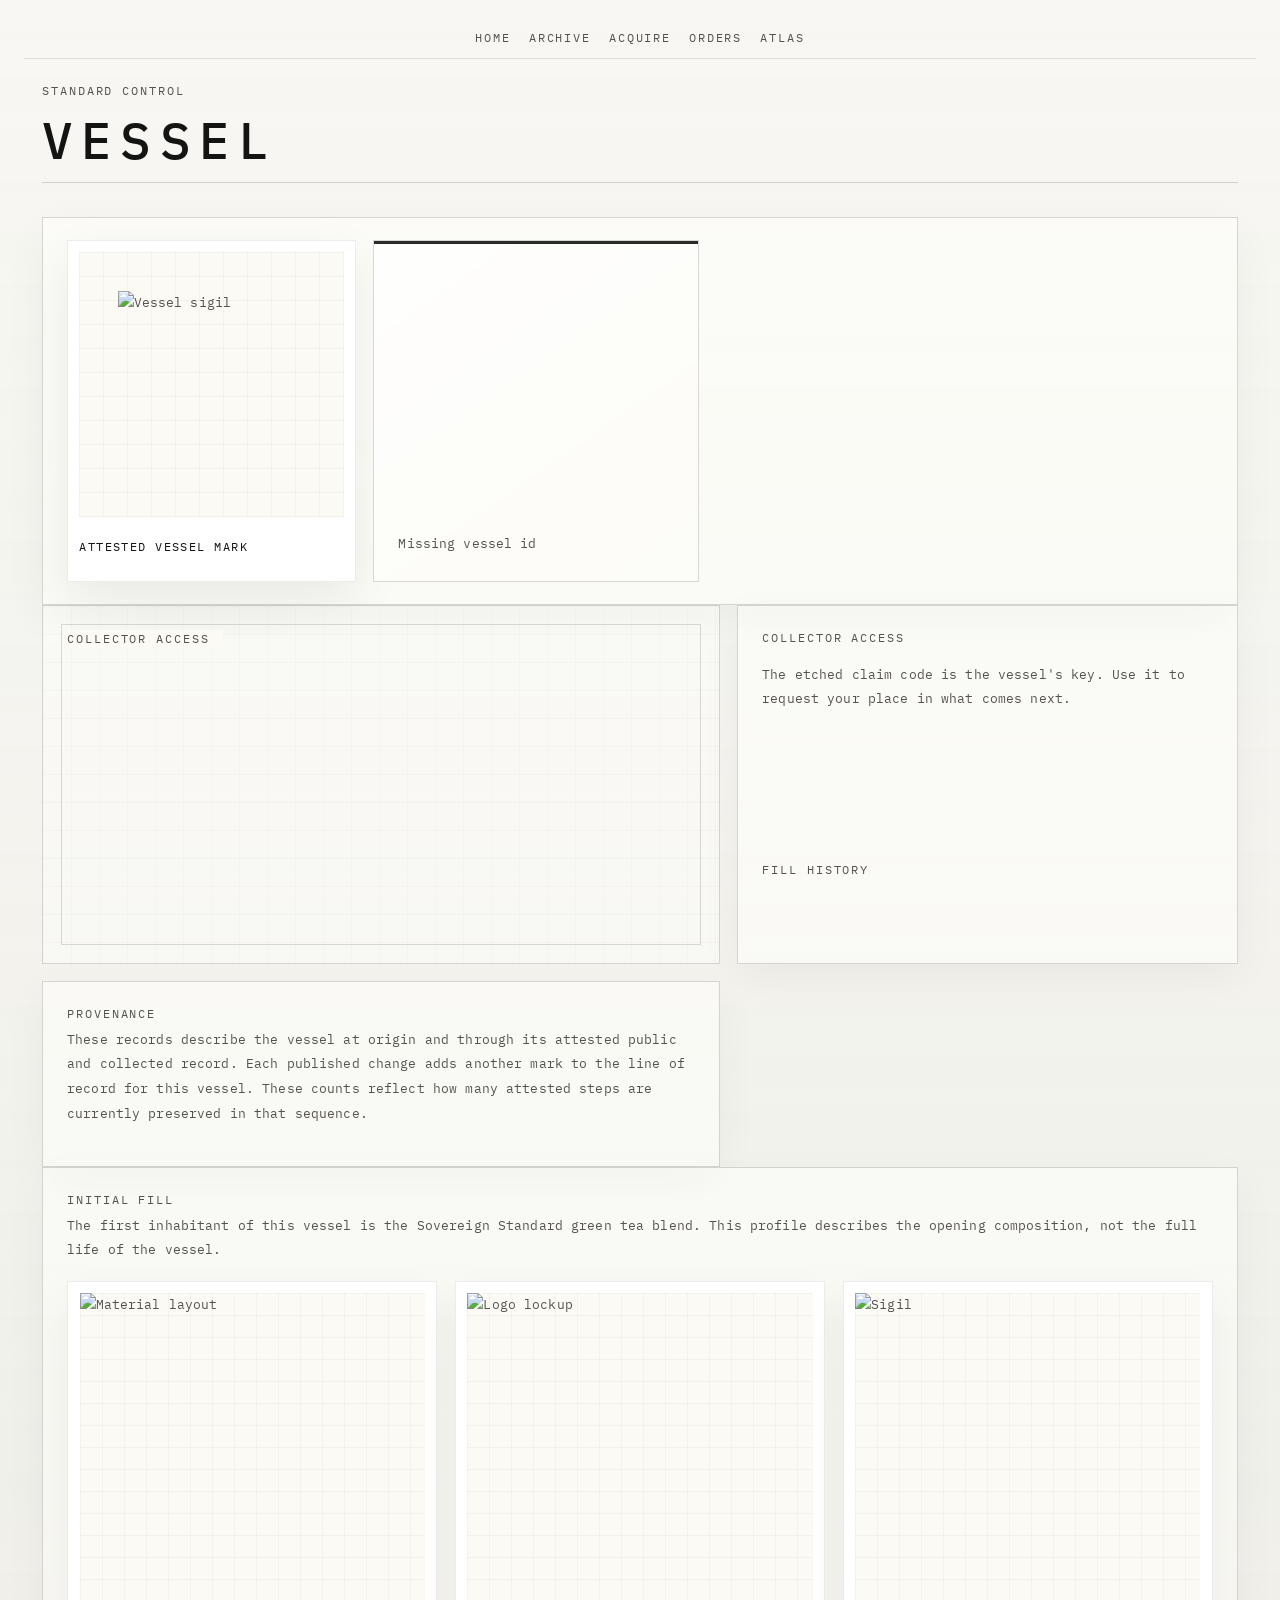
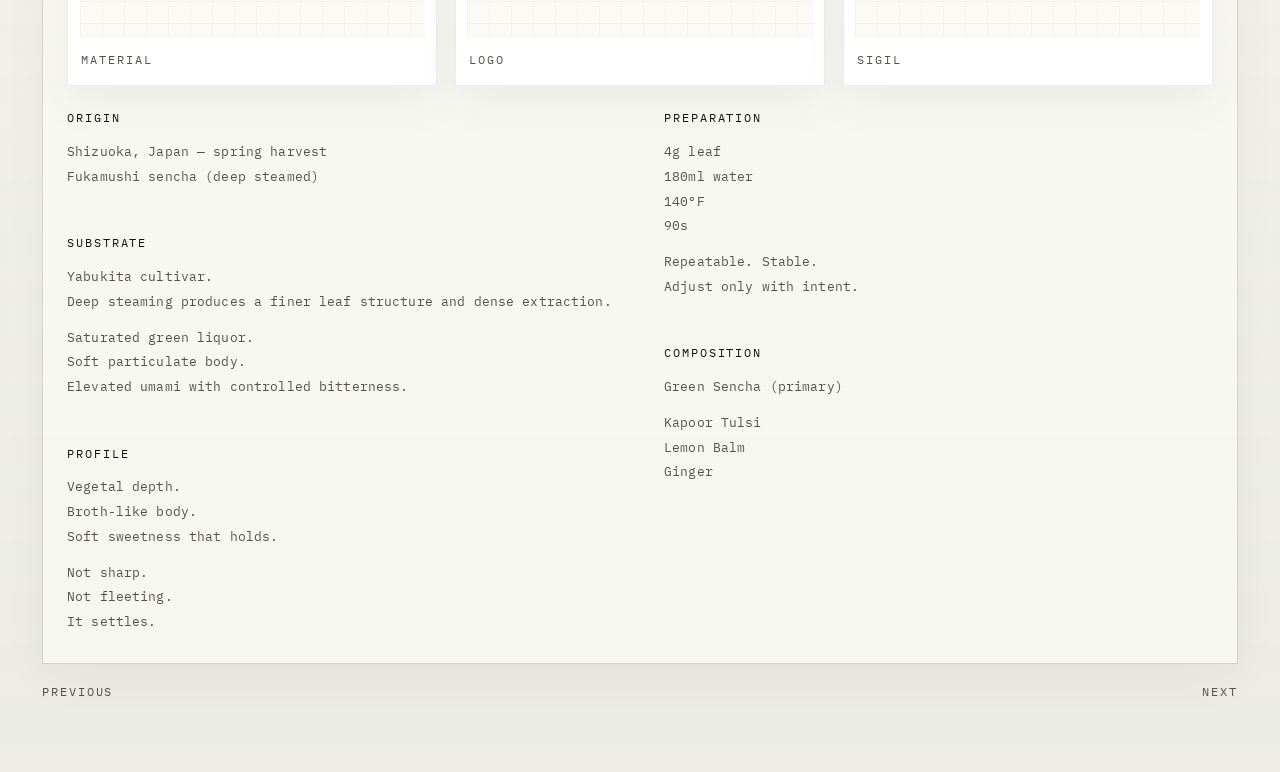
<file: standardcontrol.html>
<!DOCTYPE html>
<html lang="en">
<head>
  <meta charset="UTF-8">
  <meta name="viewport" content="width=device-width, initial-scale=1.0">
  <title>Vessel | Sovereign Standard</title>
  <meta name="description" content="State, provenance, attestation, and collector access for a Sovereign Standard vessel.">
  <link id="canonical-link" rel="canonical" href="https://sovereignstandard.co/standardcontrol.html">
  <link rel="icon" href="assets/favicons/favicon.ico" sizes="any">
  <link rel="icon" type="image/png" sizes="16x16" href="assets/favicons/favicon-16x16.png">
  <link rel="icon" type="image/png" sizes="32x32" href="assets/favicons/favicon-32x32.png">
  <link rel="icon" type="image/png" sizes="48x48" href="assets/favicons/favicon-48x48.png">
  <link rel="icon" type="image/png" sizes="64x64" href="assets/favicons/favicon-64x64.png">
  <link rel="icon" type="image/png" sizes="192x192" href="assets/favicons/android-chrome-192x192.png">
  <link rel="apple-touch-icon" sizes="180x180" href="assets/favicons/apple-touch-icon.png">
  <link rel="manifest" href="manifest.webmanifest">
  <meta property="og:type" content="website">
  <meta property="og:site_name" content="Sovereign Standard">
  <meta id="og-title" property="og:title" content="Vessel · Sovereign Standard">
  <meta id="og-description" property="og:description" content="State, provenance, attestation, and collector access for a Sovereign Standard vessel.">
  <meta id="og-url" property="og:url" content="https://sovereignstandard.co/standardcontrol.html">
  <meta property="og:image" content="https://sovereignstandard.co/assets/social-preview.svg">
  <meta name="twitter:card" content="summary_large_image">
  <meta id="twitter-title" name="twitter:title" content="Vessel · Sovereign Standard">
  <meta id="twitter-description" name="twitter:description" content="State, provenance, attestation, and collector access for a Sovereign Standard vessel.">
  <meta name="twitter:image" content="https://sovereignstandard.co/assets/social-preview.svg">
  <meta name="sovereign-claim-endpoint" content="https://sovereign-standard-claim-relay.mancel.workers.dev">
  <meta name="theme-color" content="#efeee8">
  <script>
    (() => {
      try {
        const navState = sessionStorage.getItem('sovereign-standard.nav');
        if (!navState) {
          return;
        }

        const parsed = JSON.parse(navState);
        if (!parsed || !parsed.to) {
          return;
        }

        if (parsed.to.includes('standardcontrol.html')) {
          document.documentElement.classList.add('has-pending-nav');
          document.documentElement.dataset.navKind = parsed.kind || '';
          document.documentElement.dataset.navFrom = parsed.fromPage || '';
        }
      } catch {
      }
    })();
  </script>
  <link rel="stylesheet" href="style.css">
</head>
<body data-page="unit">
  <main class="artifact-page" data-fluid-root>
    <nav class="top-links site-object-nav" aria-label="Primary">
      <a href="index.html" class="nav" data-nav-kind="return-index">Home</a>
      <a href="archive.html" class="nav" data-nav-kind="return-archive">Archive</a>
      <a href="purchase.html" class="nav">Acquire</a>
      <a href="orders.html" class="nav">Orders</a>
      <a href="atlas.html" class="nav">Atlas</a>
    </nav>
    <header class="page-header artifact-header unit-control-header">
      <p class="page-kicker">Standard Control</p>
      <h1 class="page-title" id="unit-title">Vessel</h1>
    </header>

    <section class="panel section-stack artifact-section unit-identity-section">
      <div class="unit-identity-grid">
        <figure class="unit-control-visual" aria-label="Vessel sigil">
          <img id="unit-hero-sigil" alt="Vessel sigil">
          <figcaption id="unit-hero-caption">Attested vessel mark</figcaption>
        </figure>
        <div id="state-panel" class="state-panel unit-threshold-panel"></div>
        <div id="unit-summary-grid" class="unit-summary-grid"></div>
      </div>
    </section>

    <div class="artifact-section unit-detail-row">
      <section id="collector-access-placeholder" class="panel unit-access-placeholder" aria-label="Collector Access pending">
        <h2>Collector Access</h2>
      </section>

      <section class="panel section-stack unit-entry-section">
        <div class="section-head">
          <h2>COLLECTOR ACCESS</h2>
          <p>The etched claim code is the vessel's key. Use it to request your place in what comes next.</p>
        </div>
        <div id="entry-panel" class="unit-entry-panel"></div>
        <div id="holder-panel" class="holder-panel"></div>
        <div id="continuation-history-head" class="section-head continuation-history-head">
          <h2>Fill History</h2>
        </div>
        <div id="continuation-history" class="verification-list"></div>
      </section>

      <section class="panel section-stack verification-section">
        <div class="section-head">
          <h2>Provenance</h2>
          <p>These records describe the vessel at origin and through its attested public and collected record. Each published change adds another mark to the line of record for this vessel. These counts reflect how many attested steps are currently preserved in that sequence.</p>
        </div>
        <div id="verification-list" class="verification-list"></div>
      </section>
    </div>

    <section class="panel section-stack artifact-section standard-unit-section">
      <div class="section-head">
        <h2>Initial Fill</h2>
        <p>The first inhabitant of this vessel is the Sovereign Standard green tea blend. This profile describes the opening composition, not the full life of the vessel.</p>
      </div>
      <section id="artifact-grid" class="artifact-grid">
        <article class="panel artifact-figure">
          <h3>Material</h3>
          <img id="material" alt="Material layout">
        </article>
        <article class="panel artifact-figure">
          <h3>Logo</h3>
          <img id="logo" alt="Logo lockup">
        </article>
        <article class="panel artifact-figure">
          <h3>Sigil</h3>
          <img id="sigil" alt="Sigil">
        </article>
      </section>
      <div class="standard-unit-grid">
        <article class="standard-unit-block">
          <h3>Origin</h3>
          <p>Shizuoka, Japan — spring harvest<br>Fukamushi sencha (deep steamed)</p>
        </article>
        <article class="standard-unit-block">
          <h3>Substrate</h3>
          <p>Yabukita cultivar.<br>Deep steaming produces a finer leaf structure and dense extraction.</p>
          <p>Saturated green liquor.<br>Soft particulate body.<br>Elevated umami with controlled bitterness.</p>
        </article>
        <article class="standard-unit-block">
          <h3>Profile</h3>
          <p>Vegetal depth.<br>Broth-like body.<br>Soft sweetness that holds.</p>
          <p>Not sharp.<br>Not fleeting.<br>It settles.</p>
        </article>
        <article class="standard-unit-block">
          <h3>Preparation</h3>
          <p>4g leaf<br>180ml water<br>140°F<br>90s</p>
          <p>Repeatable. Stable.<br>Adjust only with intent.</p>
        </article>
        <article class="standard-unit-block">
          <h3>Composition</h3>
          <p>Green Sencha (primary)</p>
          <p>Kapoor Tulsi<br>Lemon Balm<br>Ginger</p>
        </article>
      </div>
    </section>

    <nav class="unit-pagination artifact-section" aria-label="Vessel navigation">
      <a id="unit-prev" class="unit-pagination-link" href="archive.html" data-nav-kind="focus-unit">Previous</a>
      <a id="unit-next" class="unit-pagination-link" href="archive.html" data-nav-kind="focus-unit">Next</a>
    </nav>

  </main>

  <script src="site.js"></script>
  <script src="registry.js"></script>
  <script>
    function escapeHTML(value) {
      return String(value ?? '')
        .replaceAll('&', '&amp;')
        .replaceAll('<', '&lt;')
        .replaceAll('>', '&gt;')
        .replaceAll('"', '&quot;')
        .replaceAll("'", '&#39;');
    }

    function formatTimestamp(value) {
      if (!value) {
        return 'Unavailable';
      }

      const date = new Date(value);
      if (Number.isNaN(date.getTime())) {
        return value;
      }

      return new Intl.DateTimeFormat(undefined, {
        dateStyle: 'long',
        timeStyle: 'short'
      }).format(date);
    }

    function formatDateOnly(value) {
      if (!value) {
        return 'Unavailable';
      }

      const date = new Date(value);
      if (Number.isNaN(date.getTime())) {
        return value;
      }

      return new Intl.DateTimeFormat(undefined, {
        year: 'numeric',
        month: 'long',
        day: 'numeric'
      }).format(date);
    }

    function updateMeta(unitID) {
      const unitURL = `https://sovereignstandard.co/standardcontrol.html?unit=${unitID}`;
      const unitTitle = `Vessel ${unitID} · Sovereign Standard`;
      const unitDescription = `State, provenance, attestation, and collector access for Sovereign Standard vessel ${unitID}.`;

      document.title = unitTitle;
      document.getElementById('unit-title').textContent = `Vessel ${String(unitID).padStart(3, '0')}`;
      document.getElementById('canonical-link').href = unitURL;
      document.querySelector('meta[name="description"]').content = unitDescription;
      document.getElementById('og-title').content = unitTitle;
      document.getElementById('og-description').content = unitDescription;
      document.getElementById('og-url').content = unitURL;
      document.getElementById('twitter-title').content = unitTitle;
      document.getElementById('twitter-description').content = unitDescription;
    }

    let activePollToken = 0;
    let activeStatusTimer = 0;
    const HOLDER_ACCESS_STORAGE_KEY = 'sovereign-standard.holder-access.v1';
    const CONTINUATION_PENDING_STORAGE_KEY = 'sovereign-standard.continuation-pending.v1';

    function stopClaimStatusUpdates() {
      if (activeStatusTimer) {
        window.clearInterval(activeStatusTimer);
        activeStatusTimer = 0;
      }
    }

    function getHolderAccessStore() {
      try {
        return JSON.parse(window.sessionStorage.getItem(HOLDER_ACCESS_STORAGE_KEY) || '{}') || {};
      } catch {
        return {};
      }
    }

    function getStoredClaimCode(unitID) {
      const store = getHolderAccessStore();
      return typeof store[String(unitID)] === 'string' ? store[String(unitID)] : '';
    }

    function isHolderContinuationEligible(record) {
      return Boolean(
        record?.continuation_eligible
        || record?.state === 'claimed'
      );
    }

    function setStoredClaimCode(unitID, claimCode) {
      const store = getHolderAccessStore();
      store[String(unitID)] = String(claimCode || '');
      window.sessionStorage.setItem(HOLDER_ACCESS_STORAGE_KEY, JSON.stringify(store));
    }

    function clearStoredClaimCode(unitID) {
      const store = getHolderAccessStore();
      delete store[String(unitID)];
      window.sessionStorage.setItem(HOLDER_ACCESS_STORAGE_KEY, JSON.stringify(store));
    }

    function getPendingContinuationStore() {
      try {
        return JSON.parse(window.sessionStorage.getItem(CONTINUATION_PENDING_STORAGE_KEY) || '{}') || {};
      } catch {
        return {};
      }
    }

    function getPendingContinuationAction(unitID) {
      const store = getPendingContinuationStore();
      const entry = store[String(unitID)];
      return entry && typeof entry === 'object' ? entry : null;
    }

    function setPendingContinuationAction(unitID, payload) {
      const store = getPendingContinuationStore();
      store[String(unitID)] = {
        ...payload,
        created_at: payload?.created_at || new Date().toISOString()
      };
      window.sessionStorage.setItem(CONTINUATION_PENDING_STORAGE_KEY, JSON.stringify(store));
    }

    function clearPendingContinuationAction(unitID) {
      const store = getPendingContinuationStore();
      delete store[String(unitID)];
      window.sessionStorage.setItem(CONTINUATION_PENDING_STORAGE_KEY, JSON.stringify(store));
    }

    function reconcilePendingContinuationAction(unitID, summary, record) {
      const pending = getPendingContinuationAction(unitID);
      if (!pending) {
        return null;
      }

      const nextDropStatus = String(summary?.next_drop_status || record?.next_drop_status || 'out');
      const requestedCount = Number(summary?.requested_drop_count ?? record?.requested_drop_count ?? 0);
      const createdAt = Date.parse(pending.created_at || '');
      const isExpired = Number.isFinite(createdAt) && (Date.now() - createdAt) > (6 * 60 * 60 * 1000);

      let shouldClear = isExpired;

      if (!shouldClear) {
        shouldClear = nextDropStatus === 'in'
          || requestedCount > Number(pending.requested_count_before ?? -1);
      }

      if (shouldClear) {
        clearPendingContinuationAction(unitID);
        return null;
      }

      return pending;
    }

    function describePendingContinuationAction(pendingAction) {
      if (!pendingAction?.kind) {
        return 'No queued action';
      }

      return pendingAction.kind === 'request_drop'
        ? 'Next Fill Queued'
        : 'Update Queued';
    }

    function formatContinuationEventLabel(eventType) {
      const normalized = String(eventType || '').trim().toLowerCase();
      if (normalized === 'request_drop') {
        return 'NEXT FILL REQUESTED';
      }

      return String(eventType || '')
        .replaceAll('drop', 'fill')
        .replaceAll('_', ' ')
        .toUpperCase();
    }

    function formatDropLabel(dropID) {
      const normalized = String(dropID || '').trim().toLowerCase();
      if (normalized === 'next-drop') {
        return 'Sovereign Coin';
      }

      return String(dropID || '');
    }

    function isFulfilledDropEvent(eventType) {
      return String(eventType || '').toLowerCase().includes('fulfill');
    }

    function getClaimEndpoint() {
      return document
        .querySelector('meta[name="sovereign-claim-endpoint"]')
        ?.getAttribute('content')
        ?.trim() || '';
    }

    async function submitContinuationAction(path, payload) {
      const endpoint = getClaimEndpoint();
      if (!endpoint) {
        throw new Error('Continuation relay is not configured yet');
      }

      let response;
      try {
        response = await fetch(`${endpoint}${path}`, {
          method: 'POST',
          headers: {
            'Content-Type': 'application/json'
          },
          body: JSON.stringify(payload)
        });
      } catch {
        throw new Error('Continuation relay is unreachable from this origin');
      }

      let data = null;
      try {
        data = await response.json();
      } catch {
      }

      if (!response.ok) {
        throw new Error(data?.error || 'Unable to submit collector action.');
      }

      return data;
    }

    function startClaimStatusUpdates(status, messages, intervalMs = 2200) {
      stopClaimStatusUpdates();

      if (!status || !Array.isArray(messages) || messages.length === 0) {
        return;
      }

      let index = 0;
      status.textContent = messages[index];

      if (messages.length === 1) {
        return;
      }

      activeStatusTimer = window.setInterval(() => {
        index = (index + 1) % messages.length;
        status.textContent = messages[index];
      }, intervalMs);
    }

    async function pollForCommittedClaim(unitID, pendingRecord, status = null, options = {}) {
      const pollToken = ++activePollToken;
      const showProgress = Boolean(options.showProgress);

      if (showProgress && status) {
        startClaimStatusUpdates(status, [
          'Claim accepted. Publishing to registry...',
          'Still working in the background. Registry updates can take a moment...',
          'Almost there. Waiting for the public registry to publish the update...'
        ], 3000);
      }

      try {
        const committedRecord = await window.SovereignRegistry.waitForUnitRecord(
          unitID,
          (record) => record.state === 'claimed' && !record.pending && record.claimed_at === pendingRecord.claimed_at,
          { timeoutMs: 180000, intervalMs: 4000 }
        );

        if (pollToken !== activePollToken) {
          return;
        }

        stopClaimStatusUpdates();
        renderCollectorAccessVisibility(committedRecord);
        renderArtifactState(committedRecord);
        renderStatePanel(committedRecord);
        renderUnitSummary(committedRecord);
        renderEntryPanel(committedRecord);
        renderHolderPanel(committedRecord);
        renderVerification(committedRecord);
        renderContinuationHistory(committedRecord);
      } catch {
        if (pollToken !== activePollToken) {
          return;
        }

        stopClaimStatusUpdates();
        if (status) {
          status.textContent = 'Claim request was sent. The registry is still catching up; this page will show the committed vessel record when it is available.';
        }
      }
    }

    function renderUnitSummary(record) {
      const unitSummaryGrid = document.getElementById('unit-summary-grid');
      const unitID = Number(record.id ?? record.unit);
      const attestationDepth = Number(record.attested_event_count || 0) + Number(record.continuation_event_count || 0);
      const holderSignal = isHolderContinuationEligible(record) && record.holder_hash
        ? String(record.holder_hash)
        : 'Unavailable';

      unitSummaryGrid.innerHTML = `
        <article class="unit-summary-card">
          <p class="unit-summary-label">Vessel</p>
          <p class="unit-summary-value">${escapeHTML(unitID)}</p>
        </article>
        <article class="unit-summary-card">
          <p class="unit-summary-label">Public State</p>
          <p class="unit-summary-value">${escapeHTML(getPublicStateLabel(record))}</p>
        </article>
        <article class="unit-summary-card">
          <p class="unit-summary-label">Created</p>
          <p class="unit-summary-value">${escapeHTML(formatDateOnly(record.created_at))}</p>
        </article>
        <article class="unit-summary-card">
          <p class="unit-summary-label">Claimed</p>
          <p class="unit-summary-value">${escapeHTML(record.claimed_at ? formatDateOnly(record.claimed_at) : 'Not yet')}</p>
        </article>
        <article class="unit-summary-card">
          <p class="unit-summary-label">Attested Steps</p>
          <p class="unit-summary-value">${escapeHTML(String(attestationDepth))}</p>
        </article>
        <article class="unit-summary-card">
          <p class="unit-summary-label">Fill Count</p>
          <p class="unit-summary-value">${escapeHTML(String(record.fulfilled_drop_count || 0))}</p>
        </article>
        <article class="unit-summary-card unit-summary-card-wide">
          <p class="unit-summary-label">Holder Signal</p>
          <p class="unit-summary-value code-wrap">${escapeHTML(holderSignal)}</p>
        </article>
      `;
    }

    function renderEntryPanel(record) {
      const entryPanel = document.getElementById('entry-panel');
      const unitID = Number(record.id ?? record.unit);
      const storedClaimCode = getStoredClaimCode(unitID);
      const hasStoredAccess = storedClaimCode.length > 0;

      if (record.state === 'claimable') {
        entryPanel.innerHTML = '';
        return;
      }

      if (isHolderContinuationEligible(record)) {
        if (hasStoredAccess) {
          entryPanel.innerHTML = `
            <div class="entry-access-shell">
              <article class="entry-access-status">
                <p class="entry-access-label">Access</p>
                <p class="entry-access-value">Open</p>
                <p class="entry-access-note">Collector access is active for this vessel.</p>
              </article>
            </div>
          `;
          return;
        }

        entryPanel.innerHTML = `
          <div class="entry-access-shell">
            <form class="claim-form" id="holder-entry-form">
              <label class="order-field" aria-label="Claim Code">
                <input type="text" name="claim_code" autocomplete="off" autocapitalize="characters" spellcheck="false" placeholder="Enter etched code" required>
              </label>
              <div class="claim-actions claim-actions-inline">
                <button class="order-submit" type="submit">Access Vessel</button>
              </div>
            </form>
          </div>
        `;

        const form = document.getElementById('holder-entry-form');
        form.addEventListener('submit', (event) => {
          event.preventDefault();
          if (!form.reportValidity()) {
            return;
          }

          const claimCode = String(new FormData(form).get('claim_code') || '').trim();
          setStoredClaimCode(unitID, claimCode);
          form.reset();
          void loadUnit();
        });
        return;
      }

      entryPanel.innerHTML = `
        <div class="entry-panel-copy">
          <p>This vessel can be inspected here as part of the public archive record.</p>
        </div>
      `;
    }

    function renderHolderPanel(record, continuationRecord = null) {
      const holderPanel = document.getElementById('holder-panel');
      const continuationHistoryHead = document.getElementById('continuation-history-head');
      const unitID = Number(record.id ?? record.unit);
      const storedClaimCode = getStoredClaimCode(unitID);

      if (!isHolderContinuationEligible(record)) {
        holderPanel.innerHTML = '';
        continuationHistoryHead.hidden = true;
        return;
      }

      const summary = continuationRecord?.summary || null;
      const nextDropStatus = summary?.next_drop_status || record.next_drop_status || 'out';
      const nextDropID = summary?.next_drop_id || record.next_drop_id || 'next-drop';
      const pendingDropCount = summary?.pending_drop_count ?? record.pending_drop_count ?? 0;
      const requestedCount = summary?.requested_drop_count ?? record.requested_drop_count ?? 0;
      const fulfilledCount = summary?.fulfilled_drop_count ?? record.fulfilled_drop_count ?? 0;
      const isUnlocked = storedClaimCode.length > 0;
      const pendingAction = reconcilePendingContinuationAction(unitID, summary, record);
      const pendingLabel = describePendingContinuationAction(pendingAction);
      const isAlreadyInUpcomingDrop = String(nextDropStatus) === 'in';
      continuationHistoryHead.hidden = false;
      const canRequestDrop = isUnlocked && !pendingAction && !isAlreadyInUpcomingDrop;
      const requestLabel = pendingAction?.kind === 'request_drop'
        ? 'Next Fill Queued'
        : (isAlreadyInUpcomingDrop ? 'Already In Next Fill' : 'Request Next Fill');
      const requestStateLabel = pendingAction
        ? pendingLabel
        : 'Sovereign Coin';

      holderPanel.innerHTML = `
        <div class="holder-request-shell">
          <article class="holder-request-card holder-readout">
            <p class="holder-status-label">Next Fill</p>
            ${requestStateLabel ? `<p class="holder-status-value">${escapeHTML(requestStateLabel)}</p>` : ''}
            <button class="order-submit" type="button" id="request-drop-button" ${canRequestDrop ? '' : 'disabled'}>${requestLabel}</button>
          </article>
        </div>
        <p class="muted claim-note" id="holder-action-status">${pendingAction
          ? `${pendingLabel}. Your request is in the relay and will appear in the vessel record after the committed archive updates.`
          : ''}</p>
      `;

      const status = document.getElementById('holder-action-status');
      const requestDropButton = document.getElementById('request-drop-button');
      const actionButtons = [requestDropButton].filter(Boolean);

      function setActionBusyState(isBusy) {
        actionButtons.forEach((button) => {
          button.disabled = isBusy;
        });
      }

      requestDropButton?.addEventListener('click', async () => {
        setActionBusyState(true);
        status.textContent = 'Sending next fill request...';
        try {
          await submitContinuationAction('/continuation/request', {
            unit: unitID,
            claim_code: storedClaimCode,
            drop_id: String(nextDropID || 'next-drop'),
            content_family: record.latest_content_family || null
          });
          setPendingContinuationAction(unitID, {
            kind: 'request_drop',
            requested_count_before: requestedCount
          });
          status.textContent = 'Next fill requested. Your request is in the relay and will appear in the vessel record after the committed archive updates.';
          void loadUnit();
        } catch (error) {
          status.textContent = error.message || 'Unable to request the next fill.';
        } finally {
          setActionBusyState(false);
        }
      });
    }

    function renderStatePanel(record) {
      const statePanel = document.getElementById('state-panel');
      const unitID = Number(record.id ?? record.unit);

      if (record.state === 'claimable') {
        statePanel.innerHTML = `
          <div class="state-block">
            <p class="state-label">STATE: SEALED</p>
            <p class="state-detail">This vessel remains sealed. Claiming it confirms possession and opens collector access.</p>
            <form class="claim-form" id="claim-form">
              <label class="order-field">
                Claim Code
                <input type="text" name="claim_code" autocomplete="off" autocapitalize="characters" spellcheck="false" placeholder="Enter etched code" required>
              </label>
              <div class="claim-actions">
                <button class="order-submit" type="submit">Claim Vessel</button>
                <p class="muted claim-note" id="claim-status"></p>
              </div>
            </form>
          </div>
        `;

        const form = document.getElementById('claim-form');
        const status = document.getElementById('claim-status');

        form.addEventListener('submit', async (event) => {
          event.preventDefault();

          if (!form.reportValidity()) {
            return;
          }

          const data = new FormData(form);
          const claimCode = String(data.get('claim_code') || '').trim();
          const submitButton = form.querySelector('button[type="submit"]');
          form.reset();
          submitButton.disabled = true;
          startClaimStatusUpdates(status, [
            'Submitting claim...',
            'Claim request sent. Waiting for confirmation...',
            'Still working in the background...'
          ], 2600);

          const startedAt = Date.now();

          try {
            const claimedRecord = await window.SovereignRegistry.claimUnit(unitID, {
              claimCode
            });

            const delay = 500 + Math.floor(Math.random() * 701);
            const remaining = Math.max(0, delay - (Date.now() - startedAt));
            await new Promise((resolve) => window.setTimeout(resolve, remaining));
            stopClaimStatusUpdates();
            setStoredClaimCode(unitID, claimCode);
            status.textContent = 'Claim accepted. Awaiting registry publish...';
            renderCollectorAccessVisibility(claimedRecord);
            renderArtifactState(claimedRecord);
            renderStatePanel(claimedRecord);
            renderUnitSummary(claimedRecord);
            renderEntryPanel(claimedRecord);
            renderHolderPanel(claimedRecord);
            renderVerification(claimedRecord);
            renderContinuationHistory(claimedRecord);
          } catch (error) {
            const delay = 500 + Math.floor(Math.random() * 701);
            const remaining = Math.max(0, delay - (Date.now() - startedAt));
            await new Promise((resolve) => window.setTimeout(resolve, remaining));
            stopClaimStatusUpdates();
            status.textContent = error.message || 'Unable to claim this vessel.';
            submitButton.disabled = false;
          }
        });

        return;
      }

      if (record.state === 'claimed') {
        statePanel.innerHTML = `
          <div class="state-block">
            <p class="state-label">STATE: COLLECTED</p>
            <p class="state-detail">This vessel has been collected. Future fill requests are made through collector access.</p>
            ${record.pending ? '<p class="muted claim-note" id="claim-status">Vessel claimed. Awaiting registry publish...</p>' : ''}
          </div>
        `;

        if (record.pending) {
          const pendingStatus = document.getElementById('claim-status');
          void pollForCommittedClaim(unitID, record, pendingStatus);
        }
        return;
      }

      statePanel.innerHTML = `
        <div class="state-block">
          <p class="state-label">${escapeHTML(record.display_state || record.state)}</p>
        </div>
      `;
    }

    function renderArtifactState(record) {
      const grid = document.getElementById('artifact-grid');
      if (!grid) {
        return;
      }

      grid.style.display = 'grid';
    }

    function renderCollectorAccessVisibility(record) {
      const collectorAccessSection = document.querySelector('.unit-entry-section');
      const collectorAccessPlaceholder = document.getElementById('collector-access-placeholder');
      const holderEligible = isHolderContinuationEligible(record);

      if (collectorAccessSection) {
        collectorAccessSection.hidden = !holderEligible;
      }

      if (collectorAccessPlaceholder) {
        collectorAccessPlaceholder.hidden = holderEligible || record.state !== 'claimable';
      }
    }

    function getPublicStateLabel(record) {
      if (record.state === 'claimable') {
        return 'SEALED';
      }

      if (record.state === 'claimed') {
        return 'COLLECTED';
      }

      return record.display_state || record.state;
    }

    function renderVerification(record) {
      const verificationList = document.getElementById('verification-list');
      const eventCount = Number(record.attested_event_count || 0);
      const continuationEvents = Number(record.continuation_event_count || 0);

      verificationList.innerHTML = `
        <div class="verification-column">
          <div class="verification-group">
            ${record.attested_event_hash ? `<div><span>Latest Event Hash</span><br><span class="code code-wrap">${escapeHTML(String(record.attested_event_hash).toUpperCase())}</span></div>` : ''}
            <div><span>Registry Events</span><br><span class="code">${escapeHTML(String(eventCount))}</span></div>
            <div><span>Holder Events</span><br><span class="code">${escapeHTML(String(continuationEvents))}</span></div>
            <div><span>Current Public State</span><br><span class="code">${escapeHTML(getPublicStateLabel(record))}</span></div>
            ${record.claimed_at ? `<div><span>Claim Threshold</span><br><span class="code">${escapeHTML(formatTimestamp(record.claimed_at))}</span></div>` : ''}
          </div>
        </div>
      `;
    }

    function renderContinuationHistory(record, continuationRecord = null) {
      const continuationHistory = document.getElementById('continuation-history');
      const continuationHistoryHead = document.getElementById('continuation-history-head');

      continuationHistoryHead.hidden = false;
      const publicEvents = Array.isArray(continuationRecord?.events) ? continuationRecord.events : [];
      const initialFillEntry = `
        <div class="continuation-history-entry">
          <div>
            <span class="continuation-history-inline-line">
              <span class="code">Sovereign Standard green tea blend</span>
              <span class="continuation-history-inline-meta">initial fill</span>
            </span>
          </div>
        </div>
      `;
      const claimRecordedEntry = record.claimed_at
        ? `
            <div class="continuation-history-entry">
              <div><span>Claim Recorded</span><br><span class="code">${escapeHTML(formatTimestamp(record.claimed_at))}</span></div>
            </div>
          `
        : '';
      const eventContent = publicEvents.length > 0
        ? publicEvents.map((event) => {
            const eventType = String(event.type || '');
            const recordedAt = formatTimestamp(event.recorded_at);
            const showDrop = event.drop_id && isFulfilledDropEvent(eventType);

            return `
              <div class="continuation-history-entry">
                <div>
                  <span class="continuation-history-inline-line">
                    <span class="code">${escapeHTML(formatContinuationEventLabel(eventType))}</span>
                    <span class="continuation-history-inline-meta">${escapeHTML(recordedAt)}</span>
                  </span>
                </div>
                ${showDrop ? `<div><span>Fill</span><br><span class="continuation-history-inline-line"><span class="code">${escapeHTML(formatDropLabel(event.drop_id))}</span><span class="continuation-history-inline-meta">${escapeHTML(recordedAt)}</span></span></div>` : ''}
                ${event.content_family ? `<div><span>Content Family</span><br><span class="code">${escapeHTML(event.content_family)}</span></div>` : ''}
              </div>
            `;
          }).join('')
        : '';
      const content = `${initialFillEntry}${claimRecordedEntry}${eventContent}`;

      continuationHistory.innerHTML = `
        <div class="verification-column">
          <div class="verification-group">
            ${content}
          </div>
        </div>
      `;
    }

    async function loadUnit() {
      const params = new URLSearchParams(window.location.search);
      const rawUnitID = params.get('unit') || params.get('id');

      if (!rawUnitID) {
        throw new Error('Missing vessel id');
      }

      const unitID = Number(rawUnitID);

      if (Number.isNaN(unitID)) {
        throw new Error('Invalid vessel id');
      }

      updateMeta(unitID);

      const registry = await window.SovereignRegistry.loadRegistry();
      const record = registry.units.find((entry) => Number(entry.id ?? entry.unit) === unitID);
      const continuationRecord = await window.SovereignRegistry.loadUnitContinuation(unitID);

      if (!record) {
        throw new Error(`Vessel ${unitID} is not available`);
      }

      const unitList = registry.units
        .map((entry) => Number(entry.id ?? entry.unit));
      const unitIndex = unitList.indexOf(unitID);
      const previousUnit = unitIndex > 0 ? unitList[unitIndex - 1] : null;
      const nextUnit = unitIndex >= 0 && unitIndex < unitList.length - 1 ? unitList[unitIndex + 1] : null;

      const previousLink = document.getElementById('unit-prev');
      const nextLink = document.getElementById('unit-next');

      if (previousUnit !== null) {
        previousLink.href = `standardcontrol.html?unit=${previousUnit}`;
        previousLink.textContent = `Previous ${previousUnit}`;
      } else {
        previousLink.removeAttribute('href');
        previousLink.setAttribute('aria-disabled', 'true');
        previousLink.textContent = 'Previous';
      }

      if (nextUnit !== null) {
        nextLink.href = `standardcontrol.html?unit=${nextUnit}`;
        nextLink.textContent = `Next ${nextUnit}`;
      } else {
        nextLink.removeAttribute('href');
        nextLink.setAttribute('aria-disabled', 'true');
        nextLink.textContent = 'Next';
      }

      document.addEventListener('keydown', (event) => {
        const activeTag = document.activeElement?.tagName;
        const isTypingContext = activeTag === 'INPUT' || activeTag === 'TEXTAREA' || document.activeElement?.isContentEditable;

        if (isTypingContext) {
          return;
        }

        if (event.key === 'ArrowLeft' && previousLink.hasAttribute('href')) {
          window.location.href = previousLink.href;
        }

        if (event.key === 'ArrowRight' && nextLink.hasAttribute('href')) {
          window.location.href = nextLink.href;
        }
      });

      const sigilSource = record.sigil || `output/${unitID}/sigil.svg`;
      document.getElementById('material').src = `output/${unitID}/material.svg`;
      document.getElementById('logo').src = `output/${unitID}/logo.svg`;
      document.getElementById('sigil').src = sigilSource;
      document.getElementById('unit-hero-sigil').src = sigilSource;
      document.getElementById('unit-hero-caption').textContent = `${getPublicStateLabel(record)} / ${String(unitID).padStart(3, '0')}`;

      renderCollectorAccessVisibility(record);

      renderArtifactState(record);
      renderStatePanel(record);
      renderUnitSummary(record);
      renderEntryPanel(record);
      renderHolderPanel(record, continuationRecord);
      renderVerification(record);
      renderContinuationHistory(record, continuationRecord);
    }

    loadUnit().catch((error) => {
      document.getElementById('state-panel').innerHTML = `<p>${escapeHTML(error.message || 'Unable to load vessel record.')}</p>`;
    });
  </script>
</body>
</html>
</file>
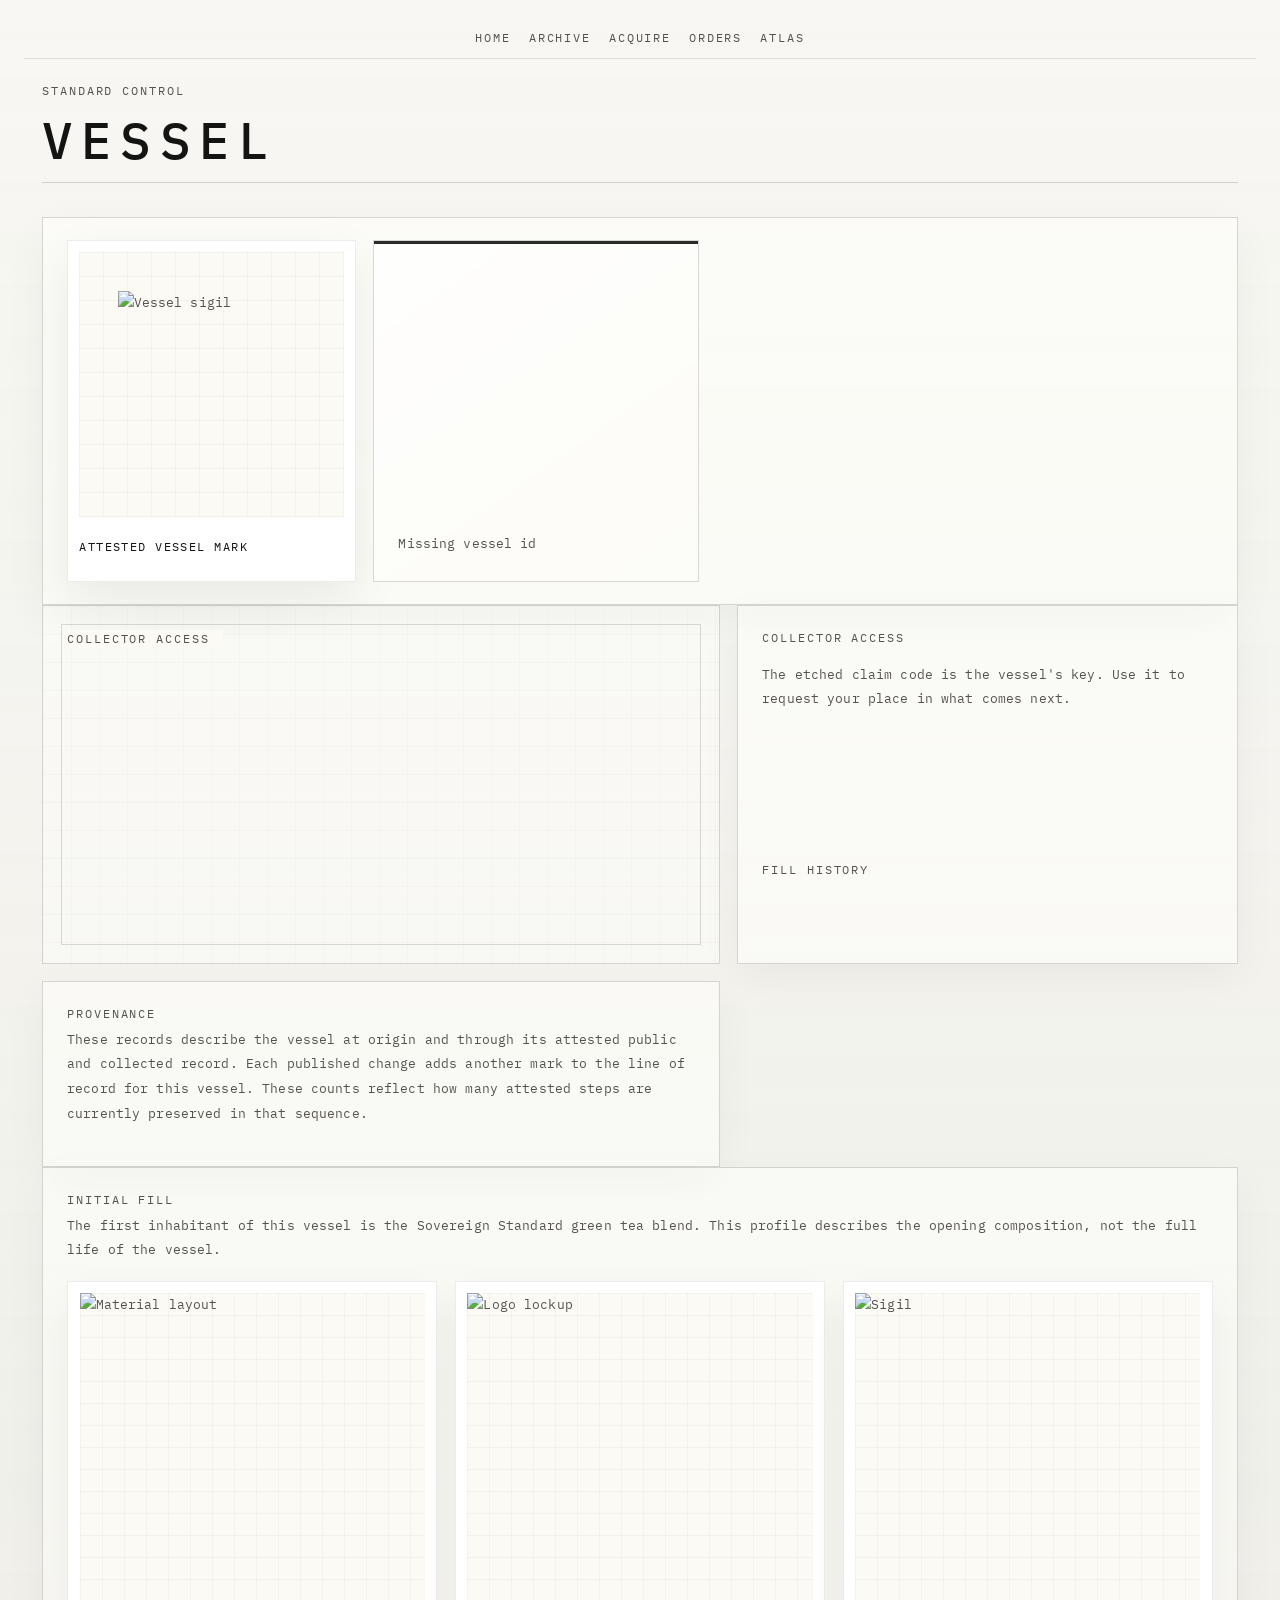
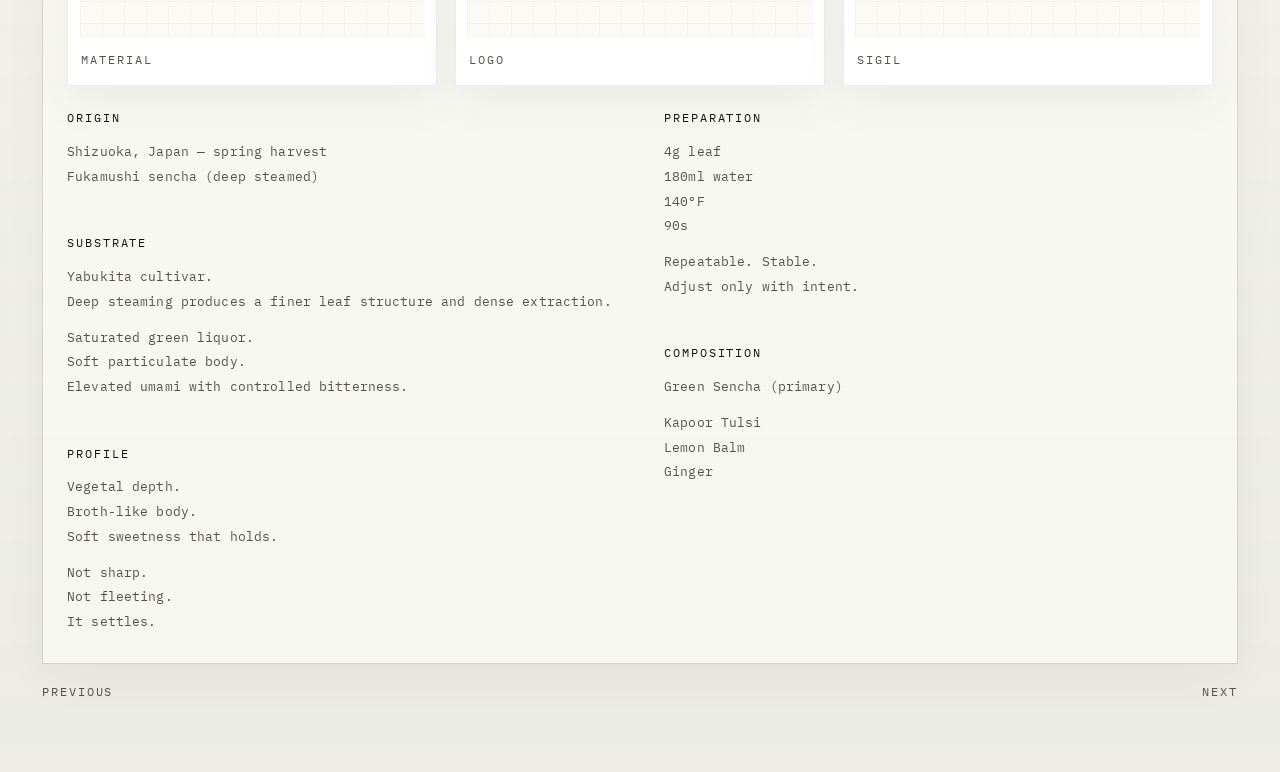
<file: unit.html>
<!DOCTYPE html>
<html lang="en">
<head>
  <meta charset="UTF-8">
  <meta name="viewport" content="width=device-width, initial-scale=1.0">
  <title>Vessel Redirect | Sovereign Standard</title>
  <meta http-equiv="refresh" content="0; url=standardcontrol.html">
  <link rel="canonical" href="https://sovereignstandard.co/standardcontrol.html">
  <script>
    const params = new URLSearchParams(window.location.search);
    const unit = params.get('unit') || params.get('id');
    const target = unit ? `standardcontrol.html?unit=${encodeURIComponent(unit)}` : 'standardcontrol.html';
    window.location.replace(target);
  </script>
</head>
<body></body>
</html>
</file>
<file: style.css>
@import url("https://fonts.googleapis.com/css2?family=IBM+Plex+Mono:wght@400;500;600&display=swap");

:root {
  --bg: #efeee8;
  --panel: rgba(255, 255, 252, 0.56);
  --panel-2: #e9e9e1;
  --line: rgba(20, 20, 18, 0.16);
  --text: #141412;
  --muted: #55524c;
  --accent: #141412;
  --leaf: #778a58;
  --paper: #fbfaf4;
  --smoke: #e4e4dc;
  --shadow-soft: 0 24px 70px rgba(17, 17, 17, 0.09);
  --mark-serif: Didot, "Bodoni 72", "Times New Roman", serif;
  --mono-sans: "IBM Plex Mono", "SFMono-Regular", Menlo, monospace;
  --step--1: 0.75rem;
  --step-0: 0.8125rem;
  --step-1: 0.9375rem;
  --step-2: clamp(1.0625rem, 0.98rem + 0.3vw, 1.18rem);
  --step-3: clamp(1.4rem, 1.08rem + 0.95vw, 1.9rem);
  --space-1: 0.35rem;
  --space-2: 0.55rem;
  --space-3: 0.8rem;
  --space-4: 1.1rem;
  --space-5: 1.5rem;
  --space-6: 2.1rem;
  --space-7: 3rem;
  --fluid-ease: cubic-bezier(0.24, 0.72, 0.3, 1);
  --fluid-duration-opacity: 220ms;
  --fluid-duration-shift: 320ms;
}

* {
  box-sizing: border-box;
}

html,
body {
  margin: 0;
  min-height: 100%;
  background:
    linear-gradient(180deg, rgba(255, 255, 252, 0.54), rgba(235, 235, 228, 0.72)),
    var(--bg);
  color: var(--text);
  font-family: var(--mono-sans);
}

body {
  min-height: 100vh;
}

[hidden] {
  display: none !important;
}

body::before {
  content: "";
  position: fixed;
  inset: 0;
  z-index: -1;
  pointer-events: none;
  opacity: 0.22;
  background-image:
    linear-gradient(rgba(17, 17, 17, 0.025) 1px, transparent 1px),
    linear-gradient(90deg, rgba(17, 17, 17, 0.02) 1px, transparent 1px);
  background-size: 56px 56px;
  mask-image: linear-gradient(to bottom, #000, transparent 58%);
}

html.has-pending-nav body {
  overflow: hidden;
}

[data-fluid-root] {
  transition:
    opacity var(--fluid-duration-opacity) var(--fluid-ease),
    transform var(--fluid-duration-shift) var(--fluid-ease),
    filter var(--fluid-duration-shift) var(--fluid-ease);
  will-change: opacity, transform, filter;
}

body.page-is-ready [data-fluid-root] {
  opacity: 1;
  transform: none;
  filter: blur(0);
}

body.page-is-entering[data-page="archive"] [data-fluid-root],
html.has-pending-nav body[data-page="archive"] [data-fluid-root] {
  opacity: 0;
  transform: translateY(3px) scale(0.998);
  filter: blur(1px);
  transition-duration: 180ms, 240ms, 240ms;
}

body.page-is-entering[data-page="unit"] [data-fluid-root],
html.has-pending-nav body[data-page="unit"] [data-fluid-root] {
  opacity: 0;
  transform: translateY(5px) scale(0.994);
  filter: blur(2px);
}

body.page-is-entering[data-page="index"] [data-fluid-root],
html.has-pending-nav body[data-page="index"] [data-fluid-root] {
  opacity: 0;
  transform: translateY(-5px) scale(1.002);
  filter: blur(2px);
}

body.page-is-exiting[data-nav-kind="enter-archive"] [data-fluid-root] {
  opacity: 0;
  transform: translateY(-2px) scale(1.001);
  filter: blur(1px);
}

body.page-is-exiting[data-nav-kind="focus-unit"] [data-fluid-root] {
  opacity: 0;
  transform: scale(0.996);
  filter: blur(2px);
}

body.page-is-exiting[data-nav-kind="return-archive"] [data-fluid-root],
body.page-is-exiting[data-nav-kind="return-index"] [data-fluid-root] {
  opacity: 0;
  transform: translateY(4px) scale(0.997);
  filter: blur(2px);
}

body.page-is-exiting[data-nav-kind="page-flow"] [data-fluid-root] {
  opacity: 0;
  transform: translateY(3px);
  filter: blur(2px);
}

.landing-page {
  width: 100%;
  max-width: 1440px;
  min-height: 100vh;
  display: grid;
  justify-items: center;
  align-content: start;
  padding: 18px 24px 56px;
  margin: 0 auto;
  position: relative;
}

.landing-threshold {
  min-height: 56vh;
  align-content: center;
}

.visually-hidden {
  position: absolute;
  width: 1px;
  height: 1px;
  padding: 0;
  margin: -1px;
  overflow: hidden;
  clip: rect(0, 0, 0, 0);
  white-space: nowrap;
  border: 0;
}

.landing-wordmark {
  display: block;
  width: fit-content;
  max-width: 75%;
  height: auto;
  margin: 0 auto;
  justify-self: center;
}

.landing-mark {
  display: grid;
  gap: 0.26em;
  width: fit-content;
  max-width: 100%;
  margin: 0 auto;
  color: var(--text);
  font-family: var(--mark-serif);
  font-size: clamp(2.05rem, 1.7rem + 1.35vw, 3.2rem);
  font-weight: 400;
  line-height: 0.9;
  letter-spacing: 0.075em;
  text-transform: uppercase;
  text-rendering: geometricPrecision;
  font-kerning: normal;
  font-variant-ligatures: discretionary-ligatures;
}

.landing-mark-line {
  display: block;
  width: fit-content;
  transform-origin: center center;
  white-space: nowrap;
}

.landing-mark-line-sovereign {
  letter-spacing: 0.088em;
  transform: scaleX(0.968);
}

.landing-mark-line-standard {
  letter-spacing: 0.128em;
  transform: scaleX(1.022);
}

.sequence-stage {
  width: clamp(140px, 24vw, 300px);
  max-width: 100%;
  aspect-ratio: 1 / 1;
  display: grid;
  place-items: center;
}

.sequence-stage img {
  width: 100%;
  height: 100%;
  object-fit: contain;
  display: block;
}

.landing-link {
  font-size: var(--step--1);
  letter-spacing: 0.16em;
  text-transform: uppercase;
}

.landing-archive-cta {
  width: 100%;
  display: flex;
  justify-content: flex-end;
  margin-top: var(--space-6);
}

.landing-archive-button {
  display: inline-flex;
  align-items: center;
  justify-content: center;
  min-height: 40px;
  padding: 0.7rem 0.95rem;
  border: 1px solid var(--line);
  background: rgba(255, 255, 252, 0.58);
  transition: background-color 160ms ease, border-color 160ms ease, color 160ms ease, transform 160ms ease;
}

.landing-archive-button:hover {
  text-decoration: none;
  border-color: var(--text);
  transform: translateY(-1px);
}

.top-links {
  display: flex;
  flex-wrap: wrap;
  align-items: center;
  gap: var(--space-5);
  margin-bottom: var(--space-3);
}

.site-object-nav {
  width: 100%;
  justify-content: center;
  gap: var(--space-4);
  margin-bottom: var(--space-5);
  padding: 0.7rem 0;
  border-bottom: 1px solid rgba(20, 20, 18, 0.1);
  color: #4f4d48;
}

.site-object-lockup {
  display: block;
  width: clamp(170px, 22vw, 285px);
  max-width: 100%;
  height: auto;
  margin: 0;
}

.site-object-lockup-link {
  display: block;
  width: fit-content;
  margin: 0 auto;
}

.site-object-lockup-link:hover {
  text-decoration: none;
}

.site-object-nav .nav {
  color: var(--muted);
}

.site-object-nav .nav-active {
  color: var(--text);
  font-weight: 600;
}

.landing-actions-top {
  margin-bottom: var(--space-6);
}

.landing-brief {
  width: 100%;
  margin: 48px 0 0;
  display: grid;
  gap: var(--space-5);
}

.landing-hero,
.landing-intro-row {
  width: calc(100% - 36px);
}

.landing-hero {
  display: grid;
  grid-template-columns: minmax(280px, 0.78fr) minmax(420px, 1.22fr);
  gap: clamp(2rem, 5vw, 5.5rem);
  align-items: stretch;
  margin-top: var(--space-4);
  min-height: min(720px, calc(100vh - 116px));
  position: relative;
}

.landing-hero::after {
  content: "";
  position: absolute;
  left: 0;
  right: 0;
  bottom: -1px;
  border-bottom: 1px solid rgba(17, 17, 17, 0.12);
}

.landing-intro-row {
  display: grid;
  grid-template-columns: minmax(220px, 0.72fr) minmax(0, 1fr);
  gap: var(--space-5);
  align-items: center;
  margin-top: var(--space-4);
}

.landing-hero-copy {
  display: grid;
  align-content: center;
  gap: var(--space-4);
  min-width: 0;
  padding: clamp(1rem, 3vw, 2.5rem) 0 clamp(1.5rem, 4vw, 3.5rem);
}

.landing-copy-block {
  width: min(100%, 58ch);
  margin: 0;
  justify-self: stretch;
  padding-left: 0;
  padding-right: 0;
  box-sizing: border-box;
  color: var(--muted);
  font-size: var(--step-0);
  line-height: 1.72;
  letter-spacing: 0.01em;
}

.landing-copy-block > p {
  margin: 0 0 var(--space-3);
}

.landing-copy-block > p:first-child {
  color: var(--text);
  font-size: var(--step-1);
  line-height: 1.62;
}

.landing-object-stage {
  position: relative;
  display: grid;
  min-height: clamp(520px, 58vw, 720px);
  isolation: isolate;
  overflow: hidden;
  background:
    linear-gradient(132deg, rgba(255, 255, 255, 0.74), rgba(255, 255, 255, 0.1) 42%, rgba(17, 17, 17, 0.06)),
    var(--paper);
  box-shadow: var(--shadow-soft);
}

.landing-object-stage::before,
.landing-object-stage::after {
  content: "";
  position: absolute;
  z-index: 1;
  pointer-events: none;
}

.landing-object-stage::before {
  inset: 0;
  border: 1px solid rgba(17, 17, 17, 0.13);
  background:
    linear-gradient(rgba(255, 255, 255, 0.16) 1px, transparent 1px),
    linear-gradient(90deg, rgba(255, 255, 255, 0.14) 1px, transparent 1px);
  background-size: 28px 28px;
  mix-blend-mode: screen;
  opacity: 0.62;
}

.landing-object-stage::after {
  inset: auto 0 0;
  height: 40%;
  background: linear-gradient(to top, rgba(248, 247, 242, 0.94), transparent);
}

.landing-object-image {
  position: absolute;
  margin: 0;
  overflow: hidden;
  background: #111111;
}

.landing-object-image img {
  width: 100%;
  height: 100%;
  display: block;
  object-fit: cover;
  filter: saturate(0.9) contrast(1.04);
}

.landing-object-image-primary {
  inset: 0;
}

.landing-object-image-primary img {
  object-position: 49% 48%;
}

.landing-object-image-detail {
  z-index: 2;
  right: clamp(1rem, 3vw, 2.5rem);
  bottom: clamp(1rem, 3vw, 2.5rem);
  width: min(42%, 250px);
  aspect-ratio: 1 / 1;
  border: 1px solid rgba(255, 255, 255, 0.58);
  box-shadow: 0 18px 46px rgba(0, 0, 0, 0.22);
}

.landing-object-image-detail img {
  object-position: 74% 34%;
}

.landing-sigil-orbit {
  position: absolute;
  z-index: 2;
  left: clamp(0.8rem, 2vw, 1.6rem);
  bottom: clamp(0.8rem, 2vw, 1.6rem);
  width: clamp(94px, 15vw, 150px);
  aspect-ratio: 1 / 1;
  display: grid;
  place-items: center;
  border: 1px solid rgba(255, 255, 255, 0.58);
  background: rgba(255, 255, 255, 0.7);
  backdrop-filter: blur(8px);
}

.landing-sigil-orbit img {
  width: 76%;
  height: 76%;
  object-fit: contain;
  filter: contrast(1.2);
}

.landing-object-readout {
  position: absolute;
  z-index: 3;
  top: clamp(0.8rem, 2vw, 1.6rem);
  left: clamp(0.8rem, 2vw, 1.6rem);
  right: clamp(0.8rem, 2vw, 1.6rem);
  display: flex;
  justify-content: space-between;
  gap: var(--space-3);
  color: #ffffff;
  mix-blend-mode: difference;
  font-size: var(--step--1);
  line-height: 1.5;
  letter-spacing: 0.16em;
  text-transform: uppercase;
}

.landing-page-soft {
  max-width: none;
  padding-bottom: 64px;
  padding-left: 0;
  padding-right: 0;
  color: #141412;
  overflow-x: hidden;
}

body[data-page="index"],
body[data-page="index-alt"] {
  background:
    linear-gradient(180deg, rgba(255, 255, 252, 0.54), rgba(235, 235, 228, 0.72)),
    #efeee8;
}

body[data-page="index"]::before,
body[data-page="index-alt"]::before {
  opacity: 0.22;
  background-size: 56px 56px;
  mask-image: linear-gradient(to bottom, #000, transparent 58%);
}

.soft-object-nav {
  border-bottom-color: rgba(20, 20, 18, 0.1);
  color: #4f4d48;
  margin-bottom: var(--space-3);
}

.soft-hero {
  width: 100%;
  display: grid;
  justify-items: center;
  gap: clamp(0.72rem, 1.35vw, 1rem);
  padding-top: clamp(0rem, 0.85vw, 0.7rem);
}

.soft-hero-lockup {
  display: grid;
  justify-items: center;
  width: min(100%, 640px);
}

.soft-object-lockup {
  width: clamp(300px, 45vw, 560px);
  filter: contrast(0.94);
}

.soft-hero-copy {
  width: min(calc(100% - 48px), 1080px);
  justify-self: center;
  display: grid;
  grid-template-columns: repeat(3, minmax(0, 1fr));
  gap: clamp(2rem, 5vw, 5.5rem);
  color: #4f4d48;
  font-size: var(--step-0);
  line-height: 1.78;
  letter-spacing: 0.01em;
  margin-top: var(--space-2);
  margin-bottom: var(--space-3);
}

.soft-hero-copy article:first-child {
  color: #141412;
}

.soft-hero-copy p {
  margin: 0;
}

.soft-hero-actions {
  display: flex;
  align-items: center;
  justify-content: center;
  gap: var(--space-3);
  flex-wrap: wrap;
  margin-top: var(--space-2);
}

.soft-action-primary {
  background: #141412;
  border-color: #141412;
  color: #efeee8;
}

.soft-action-secondary {
  background: rgba(255, 255, 252, 0.22);
  border-color: rgba(20, 20, 18, 0.22);
  color: #25231f;
}

.soft-object-band {
  position: relative;
  width: 100%;
  aspect-ratio: 16 / 3.8;
  margin: var(--space-2) 0 0;
  overflow: hidden;
  background: #22221f;
  border-top: 1px solid rgba(20, 20, 18, 0.18);
  border-bottom: 1px solid rgba(20, 20, 18, 0.18);
  box-shadow: 0 22px 70px rgba(20, 20, 18, 0.12);
}

.soft-object-band::after {
  content: "";
  position: absolute;
  inset: 0;
  pointer-events: none;
  background:
    linear-gradient(90deg, rgba(239, 238, 232, 0.34), transparent 28%, transparent 72%, rgba(239, 238, 232, 0.18)),
    linear-gradient(180deg, transparent 62%, rgba(20, 20, 18, 0.18));
}

.soft-object-band img {
  width: 100%;
  height: 100%;
  display: block;
  object-fit: cover;
  object-position: 50% 64%;
  filter: saturate(0.78) contrast(0.98) brightness(1.03);
}

.soft-object-readout {
  width: min(calc(100% - 48px), 1080px);
  display: flex;
  justify-content: space-between;
  gap: var(--space-3);
  padding-bottom: var(--space-5);
  border-bottom: 1px solid rgba(20, 20, 18, 0.14);
  color: #58554e;
  font-size: var(--step--1);
  line-height: 1.5;
  letter-spacing: 0.16em;
  text-transform: uppercase;
}

.soft-system-section {
  width: min(calc(100% - 48px), 1080px);
  margin-top: var(--space-6);
  margin-bottom: var(--space-6);
}

.soft-system-grid {
  border: 0;
}

.soft-system-grid .standard-unit-block {
  border-color: rgba(20, 20, 18, 0.14);
  background: transparent;
}

.soft-system-grid .standard-unit-block p {
  color: #55524c;
}

.soft-contact {
  color: #4f4d48;
}

.landing-hero-actions {
  display: flex;
  align-items: center;
  gap: var(--space-3);
  flex-wrap: wrap;
}

.landing-action-primary {
  background: var(--text);
  border-color: var(--text);
  color: var(--bg);
  font-weight: 600;
}

.landing-lockup-block {
  width: 100%;
  margin: 0 0 var(--space-6);
}

.landing-lockup-block .site-object-lockup {
  border: 0;
}

.landing-system-section {
  margin-top: var(--space-4);
  margin-bottom: var(--space-6);
}

.landing-brief-head {
  display: grid;
  gap: var(--space-2);
  max-width: none;
}

.landing-brief-head .page-intro {
  max-width: none;
}

.trust-grid,
.archive-guide-grid {
  display: grid;
  grid-template-columns: repeat(2, minmax(0, 1fr));
  gap: var(--space-4);
}

.archive-guide-grid {
  gap: calc(var(--space-4) * 3);
}

.trust-card,
.archive-guide-item {
  display: grid;
  gap: var(--space-3);
}

.trust-card {
  color: var(--muted);
  font-size: var(--step-0);
  line-height: 1.72;
  letter-spacing: 0.01em;
  gap: var(--space-2);
}

.trust-card h2 {
  font-size: var(--step--1);
  line-height: 1.5;
  font-weight: 400;
  letter-spacing: 0.16em;
}

.trust-card p {
  font-size: var(--step-0);
  line-height: 1.72;
  letter-spacing: 0.01em;
}

a {
  color: inherit;
  text-decoration: none;
}

a:hover {
  text-decoration: underline;
}

.nav {
  display: inline-block;
  margin: 0;
  letter-spacing: 0.16em;
  text-transform: uppercase;
  font-size: var(--step--1);
  line-height: 1.5;
}

h1,
h2,
h3,
p {
  margin: 0;
}

h1 {
  font-size: clamp(1.6rem, 2.1vw, 2.05rem);
  font-weight: 500;
  line-height: 1.08;
  letter-spacing: 0.1em;
  text-transform: uppercase;
  font-family: var(--mono-sans);
}

h2 {
  font-size: var(--step--1);
  font-weight: 400;
  line-height: 1.45;
  letter-spacing: 0.16em;
  text-transform: uppercase;
  font-family: var(--mono-sans);
}

h3 {
  font-size: var(--step-0);
  font-weight: 500;
  line-height: 1.5;
  letter-spacing: 0.12em;
  font-family: var(--mono-sans);
  text-transform: uppercase;
}

.lede,
.muted {
  color: var(--muted);
}

.ledger-list {
  display: grid;
  gap: var(--space-4);
}

.ledger-card {
  border: 1px solid var(--line);
  padding: var(--space-4);
  display: grid;
  gap: var(--space-4);
}

.ledger-card-head {
  display: flex;
  align-items: baseline;
  justify-content: space-between;
  gap: var(--space-3);
  flex-wrap: wrap;
}

.invoice-list {
  display: grid;
  gap: var(--space-2);
  align-content: start;
}

.invoice-columns {
  display: grid;
  grid-template-columns: repeat(2, minmax(0, 1fr));
  gap: var(--space-4);
  align-items: start;
}

.invoice-row {
  display: flex;
  align-items: baseline;
  gap: var(--space-2);
  flex-wrap: wrap;
  line-height: 1.85;
  min-height: 1.85em;
}

.invoice-label {
  color: var(--muted);
  min-width: 9rem;
}

.order-grid-three {
  grid-template-columns: minmax(0, 1.7fr) minmax(6.5rem, 0.8fr) minmax(8.5rem, 1fr);
}

.lede {
  font-size: var(--step-1);
  line-height: 1.75;
  letter-spacing: 0.01em;
}

.panel {
  background: var(--panel);
  border: 1px solid var(--line);
  border-radius: 0;
  padding: calc(var(--space-5) - 0.1rem) var(--space-5);
  box-shadow: 0 14px 42px rgba(20, 20, 18, 0.045);
  backdrop-filter: blur(10px);
}

.archive-page,
.artifact-page {
  width: 100%;
  max-width: 1320px;
  margin: 0 auto;
  padding: 18px 24px 44px;
  font-family: var(--mono-sans);
}

.page-header {
  max-width: 760px;
  margin-left: 18px;
  margin-right: 18px;
  margin-bottom: var(--space-6);
  padding-bottom: var(--space-5);
  border-bottom: 1px solid var(--line);
}

.artifact-header {
  max-width: none;
}

.archive-page .page-header,
.landing-page .artifact-header {
  max-width: none;
  margin-bottom: var(--space-4);
}

.landing-page .artifact-header {
  width: calc(100% - 36px);
  justify-self: stretch;
}

.archive-page .page-header {
  padding-bottom: 0;
}

.archive-header {
  display: grid;
  gap: 0;
  align-items: start;
}

.archive-title {
  display: grid;
  gap: 14px;
}

.archive-title::after {
  content: "";
  display: block;
  width: 100%;
  border-bottom: 1px solid var(--line);
}

.archive-guide {
  max-width: none;
  margin: var(--space-4) 0 var(--space-3);
  border: 0;
  gap: var(--space-3);
}

.site-contact,
.landing-contact {
  margin-top: var(--space-4);
  gap: var(--space-2);
  align-items: start;
}

.site-contact {
  border: 0;
  padding: 0;
  background: transparent;
}

.site-contact-centered {
  align-items: center;
  justify-items: center;
  text-align: center;
}

.site-contact-label,
.landing-contact-label {
  margin: 0;
  color: var(--muted);
  font-size: var(--step--1);
  line-height: 1.5;
  letter-spacing: 0.16em;
  text-transform: uppercase;
}

.site-contact-link,
.landing-contact-link {
  display: inline-block;
  color: var(--text);
  font-size: var(--step-0);
  line-height: 1.9;
  letter-spacing: 0.01em;
  text-transform: none;
  word-break: break-word;
}

.site-contact-link:hover,
.landing-contact-link:hover {
  text-decoration: none;
}

.archive-controls-row {
  display: flex;
  align-items: center;
  justify-content: space-between;
  gap: var(--space-4);
  flex-wrap: wrap;
}

.archive-guide-item {
  color: var(--muted);
  font-size: var(--step-0);
  line-height: 1.72;
  letter-spacing: 0.01em;
  gap: var(--space-2);
}

.archive-guide-item h3 {
  font-size: var(--step--1);
  line-height: 1.5;
  font-weight: 400;
  letter-spacing: 0.16em;
}

.page-kicker {
  margin: 0 0 var(--space-2);
  color: var(--muted);
  font-size: var(--step--1);
  letter-spacing: 0.16em;
  text-transform: uppercase;
}

.page-title {
  margin: 0;
  font-size: var(--step-3);
  line-height: 1.12;
  font-weight: 500;
  letter-spacing: 0.14em;
  text-transform: uppercase;
}

.page-intro,
.artifact-section,
.system-grid {
  color: var(--muted);
  font-size: var(--step-0);
  line-height: 1.9;
  letter-spacing: 0.01em;
}

.admin-panel {
  max-width: 720px;
}

.admin-form .order-select {
  width: 100%;
}

.page-intro {
  max-width: 44ch;
  margin: var(--space-3) 0 0;
}

.artifact-header .page-intro {
  max-width: none;
}

.archive-page .page-intro {
  max-width: none;
  white-space: normal;
  overflow-wrap: anywhere;
}

.archive-search-row {
  display: flex;
  align-items: center;
  gap: var(--space-3);
  flex-wrap: wrap;
  justify-content: flex-end;
  margin: 0;
  padding-top: var(--space-3);
  padding-bottom: var(--space-3);
}

.archive-filter-row {
  display: grid;
  gap: var(--space-4);
  margin: 0;
  padding: 0;
}

.archive-search {
  display: grid;
  width: min(100%, 12rem);
  max-width: 320px;
}

.archive-count {
  margin: 0;
  color: var(--muted);
  font-size: var(--step-0);
  line-height: 1.85;
  letter-spacing: 0.01em;
}

.archive-search input {
  width: 100%;
  min-height: 40px;
  border: 1px solid var(--line);
  border-radius: 0;
  background: var(--bg);
  color: var(--text);
  font: inherit;
  font-size: var(--step-0);
  line-height: 1.45;
  padding: 0.7rem 0.8rem;
  appearance: none;
}

.archive-search input:focus {
  outline: none;
  border-color: var(--text);
}

.archive-search input::placeholder {
  color: var(--muted);
}

.artifact-header,
.artifact-section {
  margin-left: 18px;
  margin-right: 18px;
}

.artifact-section {
}

.system-grid {
  column-count: 2;
  column-gap: var(--space-7);
  max-width: 980px;
  column-fill: balance;
}

.system-grid p {
  break-inside: avoid;
  margin-bottom: var(--space-5);
}

.system-grid + .site-footer,
.archive-page .system-grid + .site-footer {
  margin-top: 84px;
}

.site-footer {
  margin-top: var(--space-6);
  text-align: center;
}

.archive-page .system-grid,
.archive-page .system-grid + .site-footer,
.archive-page .system-grid ~ .site-footer {
  max-width: 980px;
}

.artifact-section strong {
  font-weight: 400;
  color: var(--text);
}

.unit-pagination {
  display: grid;
  grid-template-columns: repeat(2, minmax(0, max-content));
  gap: var(--space-4);
  align-items: center;
  justify-content: space-between;
  margin-top: var(--space-4);
  margin-bottom: var(--space-5);
}

.unit-pagination-link {
  color: var(--muted);
  font-size: var(--step--1);
  letter-spacing: 0.16em;
  text-transform: uppercase;
}

.unit-pagination-link[aria-disabled="true"] {
  opacity: 0.45;
  pointer-events: none;
  text-decoration: none;
}

.section-stack {
  display: grid;
  gap: var(--space-4);
}

.section-head {
  display: grid;
  gap: var(--space-1);
}

.continuation-history-head,
.continuation-history-head p {
  width: 100%;
  max-width: none;
}

.orders-section {
  border: 0;
}

.order-overview-layout > .state-section {
  border: 0;
}

.verification-section {
  margin-top: var(--space-4);
}

.standard-unit-section {
  margin-top: var(--space-4);
}

body[data-page="unit"] .standard-unit-section {
  margin-top: 0;
}

.standard-unit-grid {
  column-count: 2;
  column-gap: var(--space-7);
}

.standard-unit-block {
  display: grid;
  gap: var(--space-3);
  min-width: 0;
  break-inside: avoid;
  margin: 0 0 var(--space-6);
  padding-top: var(--space-1);
  padding-bottom: var(--space-1);
}

.standard-unit-block h3 {
  font-size: var(--step--1);
  line-height: 1.5;
  font-weight: 400;
  letter-spacing: 0.16em;
  text-transform: uppercase;
  color: var(--text);
}

.standard-unit-block p,
.standard-unit-list {
  color: var(--muted);
  font-size: var(--step-0);
  line-height: 1.9;
  letter-spacing: 0.01em;
}

.standard-unit-block p + p,
.standard-unit-block p + .standard-unit-list,
.standard-unit-block .standard-unit-list + p {
  margin-top: -0.1rem;
}

.standard-unit-list {
  margin: 0;
  padding-left: 1.1rem;
}

.standard-unit-list li + li {
  margin-top: 0.2rem;
}

.order-layout {
  max-width: 980px;
  display: block;
}

.order-overview-layout {
  display: grid;
  grid-template-columns: minmax(0, 1fr);
  gap: var(--space-4);
  align-items: stretch;
}

.order-overview-layout > .panel {
  height: 100%;
}

.order-overview-layout .state-section {
  margin-top: 0;
}

.orders-intro-section .page-intro {
  max-width: none;
}

.purchase-layout {
  display: grid;
  width: 100%;
  max-width: none;
  grid-template-columns: repeat(3, minmax(0, 1fr));
  column-gap: var(--space-3);
  row-gap: var(--space-5);
  align-items: stretch;
  margin-left: 0;
  margin-right: 0;
  padding-left: 18px;
  padding-right: 18px;
}

.purchase-order-column {
  margin-right: var(--space-2);
}

.purchase-order-column,
.purchase-sequence-column {
  min-width: 0;
}

.purchase-order-column {
  border: 0;
}

.purchase-sequence-column {
  border: 0;
  display: flex;
  flex-direction: column;
  justify-content: flex-start;
}

.purchase-note {
  max-width: none;
  color: var(--muted);
}

.purchase-order-column .section-head {
  display: grid;
  gap: 1em;
}

.purchase-sequence-stage {
  width: 100%;
  overflow: hidden;
  flex: 0 0 auto;
}

.purchase-polaroid {
  margin: 0;
  display: grid;
  gap: var(--space-3);
  padding: 0.72rem 0.72rem 1.05rem;
  background: #ffffff;
  border: 1px solid rgba(17, 17, 17, 0.08);
  box-shadow: 0 18px 42px rgba(17, 17, 17, 0.07);
}

.purchase-sequence-stage img {
  width: 100%;
  aspect-ratio: 1 / 1;
  height: auto;
  object-fit: cover;
  display: block;
}

.purchase-polaroid figcaption {
  min-height: 2.25rem;
  display: flex;
  align-items: center;
  color: var(--text);
  font-family: var(--mono-sans);
  font-size: var(--step--1);
  line-height: 1.5;
  letter-spacing: 0.04em;
}

.order-form {
  max-width: none;
}

.archive-range-row,
.claim-grid {
  display: grid;
  grid-template-columns: repeat(2, minmax(0, 1fr));
  gap: 1rem;
}

.archive-filter-links {
  display: flex;
  flex-wrap: wrap;
  gap: var(--space-4);
}

.archive-filter-link {
  font-size: var(--step--1);
  letter-spacing: 0.16em;
  text-transform: uppercase;
  color: var(--muted);
  text-decoration: none;
}

.archive-filter-link:hover {
  text-decoration: none;
  color: var(--text);
}

.archive-filter-link.is-active {
  color: var(--text);
  font-weight: 600;
}

.order-grid {
  display: grid;
  grid-template-columns: repeat(2, minmax(0, 1fr));
  gap: 1rem;
}

.order-field {
  display: grid;
  gap: var(--space-2);
  min-width: 0;
  color: var(--muted);
  font-size: var(--step--1);
  letter-spacing: 0.16em;
  text-transform: uppercase;
}

.order-helper-note {
  display: block;
  max-width: 100%;
  overflow-wrap: anywhere;
  font-size: var(--step-0);
  line-height: 1.9;
  letter-spacing: 0.01em;
  text-transform: none;
}

.order-total-head {
  margin-top: var(--space-2);
}

.order-total {
  display: grid;
  gap: 0;
}

.order-type-note {
  flex: 1 1 280px;
}

.order-field input,
.order-field select,
.order-field textarea {
  width: 100%;
  min-height: 40px;
  height: 40px;
  border: 1px solid var(--line);
  border-radius: 0;
  background: var(--bg);
  color: var(--text);
  font: inherit;
  font-size: var(--step-0);
  line-height: 1.55;
  padding: 0.7rem 0.8rem;
  appearance: none;
  text-transform: none;
  letter-spacing: 0.01em;
}

.order-field input[type="number"] {
  -moz-appearance: textfield;
}

.order-field input[type="number"]::-webkit-outer-spin-button,
.order-field input[type="number"]::-webkit-inner-spin-button {
  -webkit-appearance: none;
  margin: 0;
}


.order-honeypot {
  position: absolute;
  left: -9999px;
  width: 1px;
  height: 1px;
  opacity: 0;
  pointer-events: none;
}

.order-field textarea {
  resize: vertical;
  min-height: 160px;
}

.order-field input:focus,
.order-field select:focus,
.order-field textarea:focus {
  outline: none;
  border-color: var(--text);
}

.order-panel {
  display: grid;
  gap: var(--space-4);
  padding: var(--space-4) 0 0;
  border-top: 1px solid var(--line);
}

.order-panel.is-hidden {
  display: none;
}

.order-actions {
  display: grid;
  gap: var(--space-3);
}

.order-submit {
  appearance: none;
  width: fit-content;
  min-height: 40px;
  border: 1px solid var(--text);
  background: transparent;
  color: var(--text);
  font: inherit;
  font-size: var(--step--1);
  letter-spacing: 0.16em;
  text-transform: uppercase;
  padding: 0.75rem 0.95rem;
  cursor: pointer;
}

.order-submit:hover {
  background: var(--text);
  color: var(--bg);
}

.order-submit[disabled] {
  opacity: 0.42;
  color: var(--muted);
  border-color: var(--line);
  background: transparent;
  cursor: not-allowed;
}

.order-status[data-tone="success"] {
  color: var(--text);
}

.order-status[data-tone="error"] {
  color: #7a2d2d;
}

.state-section {
  margin-top: var(--space-3);
}

.unit-state-section {
  border: 0;
}

.unit-identity-section,
.unit-entry-section,
.holder-panel-section {
  margin-top: var(--space-4);
}

body[data-page="unit"] .unit-identity-section,
body[data-page="unit"] .unit-detail-row,
body[data-page="unit"] .verification-section {
  margin-top: 0;
}

body[data-page="unit"] .artifact-page {
  max-width: 1500px;
}

.unit-control-header {
  display: grid;
  gap: var(--space-2);
  padding-bottom: var(--space-4);
}

.unit-control-header .page-title {
  font-size: clamp(1.9rem, 4vw, 4.9rem);
  line-height: 0.95;
  letter-spacing: 0.16em;
}

.unit-detail-row {
  display: grid;
  grid-template-columns: minmax(0, 1.15fr) minmax(320px, 0.85fr);
  gap: var(--space-4);
  align-items: stretch;
}

.unit-detail-row > .panel {
  min-width: 0;
  height: 100%;
  margin: 0;
}

.unit-access-placeholder {
  position: relative;
  min-height: clamp(260px, 28vw, 390px);
  padding: var(--space-5);
  background:
    linear-gradient(rgba(17, 17, 17, 0.022) 1px, transparent 1px),
    linear-gradient(90deg, rgba(17, 17, 17, 0.018) 1px, transparent 1px),
    rgba(255, 255, 252, 0.46);
  background-size: 28px 28px;
  border: 1px solid var(--line);
  box-shadow: none;
  align-content: start;
}

.unit-access-placeholder::after {
  content: "";
  position: absolute;
  inset: var(--space-4);
  pointer-events: none;
  border: 1px solid rgba(17, 17, 17, 0.14);
}

.unit-access-placeholder h2 {
  position: relative;
  z-index: 1;
  width: fit-content;
  padding-right: var(--space-3);
  background: var(--paper);
}

.continuation-history-head {
  margin-top: var(--space-4);
}

.unit-identity-grid {
  display: grid;
  grid-template-columns: minmax(260px, 0.78fr) minmax(260px, 0.88fr) minmax(0, 1.34fr);
  gap: var(--space-4);
  align-items: stretch;
}

.unit-control-visual {
  margin: 0;
  min-width: 0;
  display: grid;
  gap: var(--space-3);
  align-content: start;
  padding: 0.7rem 0.7rem 1rem;
  background: #ffffff;
  border: 1px solid rgba(17, 17, 17, 0.08);
  box-shadow: 0 18px 46px rgba(17, 17, 17, 0.07);
}

.unit-control-visual img {
  display: block;
  width: 100%;
  aspect-ratio: 1 / 1;
  object-fit: contain;
  background:
    linear-gradient(rgba(17, 17, 17, 0.035) 1px, transparent 1px),
    linear-gradient(90deg, rgba(17, 17, 17, 0.03) 1px, transparent 1px),
    #fbfaf4;
  background-size: 24px 24px;
  padding: clamp(1.3rem, 3vw, 2.4rem);
}

.unit-control-visual figcaption {
  min-height: 2.2rem;
  display: flex;
  align-items: center;
  color: var(--text);
  font-size: var(--step--1);
  line-height: 1.5;
  letter-spacing: 0.12em;
  text-transform: uppercase;
}

.unit-threshold-panel {
  position: relative;
  min-height: 100%;
  align-content: end;
  padding: var(--space-5);
  border: 1px solid var(--line);
  background:
    linear-gradient(145deg, rgba(255, 255, 255, 0.78), rgba(255, 255, 255, 0.32)),
    var(--paper);
}

.unit-threshold-panel::before {
  content: "";
  position: absolute;
  inset: 0;
  pointer-events: none;
  border-top: 3px solid var(--text);
  opacity: 0.9;
}

.unit-summary-grid {
  display: grid;
  grid-template-columns: repeat(3, minmax(0, 1fr));
  gap: var(--space-2);
}

.unit-summary-card {
  border: 1px solid var(--line);
  padding: var(--space-3);
  display: grid;
  gap: var(--space-2);
  min-height: 110px;
  align-content: space-between;
  background: rgba(255, 255, 255, 0.46);
}

.unit-summary-card-wide {
  grid-column: span 3;
}

.unit-summary-label {
  margin: 0;
  color: var(--muted);
  font-size: var(--step--1);
  letter-spacing: 0.16em;
  text-transform: uppercase;
}

.unit-summary-value {
  margin: 0;
  color: var(--text);
  font-size: var(--step-0);
  line-height: 1.65;
  letter-spacing: 0.01em;
}

.unit-summary-card:first-child .unit-summary-value {
  font-size: clamp(1.6rem, 3vw, 2.8rem);
  line-height: 1;
  letter-spacing: 0.08em;
}

.unit-entry-panel,
.holder-panel {
  display: grid;
  gap: var(--space-4);
}

.holder-panel {
  margin-top: var(--space-5);
}

.entry-panel-copy,
.holder-panel-empty {
  max-width: 72ch;
}

.entry-panel-copy-compact {
  max-width: 60ch;
}

.entry-access-shell {
  display: grid;
  grid-template-columns: minmax(220px, 0.72fr);
  gap: var(--space-4);
  align-items: start;
}

.entry-access-status {
  border: 1px solid var(--line);
  padding: var(--space-4);
  display: grid;
  gap: var(--space-2);
}

.entry-access-label,
.holder-status-label {
  margin: 0;
  color: var(--muted);
  font-size: var(--step--1);
  letter-spacing: 0.16em;
  text-transform: uppercase;
}

.entry-access-value,
.holder-status-value {
  margin: 0;
  color: var(--text);
  font-size: var(--step-1);
  line-height: 1.6;
}

.entry-access-note,
.holder-status-note {
  margin: 0;
  color: var(--muted);
}

.holder-status-grid {
  display: grid;
  grid-template-columns: repeat(auto-fit, minmax(180px, 1fr));
  gap: var(--space-3);
}

.holder-request-shell {
  display: grid;
  grid-template-columns: minmax(0, 1fr);
  gap: var(--space-3);
  align-items: start;
  width: min(100%, 460px);
  max-width: 100%;
}

.holder-request-card,
.holder-status-card {
  padding: 0;
  display: grid;
  gap: var(--space-3);
}

.holder-readout {
  min-height: 100%;
  align-content: start;
}

.holder-request-state {
  margin: 0;
  color: var(--text);
  font-size: clamp(1.3rem, 2vw, 1.7rem);
  line-height: 1.25;
  letter-spacing: 0.02em;
}

.holder-request-copy {
  margin: 0;
  color: var(--text);
  font-size: var(--step-0);
  line-height: 1.8;
  letter-spacing: 0.01em;
}

.holder-panel-grid {
  display: grid;
  grid-template-columns: repeat(2, minmax(0, 1fr));
  gap: var(--space-4);
}

.holder-panel-grid-single {
  grid-template-columns: minmax(0, 1fr);
}

.holder-panel-block {
  display: grid;
  gap: var(--space-3);
  padding-top: var(--space-1);
}

.holder-panel-block h3 {
  margin: 0;
  color: var(--text);
  font-size: var(--step--1);
  line-height: 1.5;
  font-weight: 400;
  letter-spacing: 0.16em;
  text-transform: uppercase;
}

.holder-panel-block p,
.entry-panel-copy p {
  margin: 0;
}

.state-panel,
.state-block,
.claim-form {
  display: grid;
  gap: var(--space-4);
}

.state-label {
  color: var(--text);
  font-size: clamp(1.45rem, 3vw, 2.8rem);
  line-height: 1.06;
  letter-spacing: 0.18em;
  text-transform: uppercase;
}

.state-detail {
  color: var(--muted);
  font-size: var(--step-0);
  line-height: 1.85;
}

.claim-actions {
  display: grid;
  gap: var(--space-3);
  justify-items: stretch;
}

.claim-actions-inline {
  grid-template-columns: repeat(auto-fit, minmax(180px, max-content));
  align-items: start;
}

.claim-note {
  width: 100%;
  max-width: none;
  white-space: normal;
}

.claim-actions .order-submit {
  justify-self: start;
}

.order-submit-secondary {
  background: transparent;
  color: var(--muted);
  border-color: var(--line);
}

.order-submit-secondary:hover,
.order-submit-secondary:focus-visible {
  color: var(--text);
  border-color: var(--text);
}

.code-wrap {
  overflow-wrap: anywhere;
  word-break: break-word;
}

html:has(body[data-page="atlas"]),
body[data-page="atlas"] {
  min-height: 100%;
  background:
    linear-gradient(180deg, rgba(255, 255, 252, 0.54), rgba(235, 235, 228, 0.72)),
    var(--bg);
  overflow-x: hidden;
  overflow-y: auto;
}

.atlas-screen {
  width: 100%;
  max-width: 1440px;
  margin: 0 auto;
  position: relative;
  display: block;
  min-height: 100dvh;
  padding: 18px 24px 44px;
  color: var(--text);
  background: transparent;
  overflow: visible;
}

.atlas-lockup {
  filter: none;
}

.atlas-screen .site-object-nav .nav {
  color: var(--muted);
}

.atlas-screen .site-object-nav .nav-active {
  color: var(--text);
}

.atlas-header {
  max-width: none;
  margin-bottom: var(--space-4);
  padding-bottom: 0;
  border-bottom: 0;
}

.atlas-header .page-title {
  color: var(--text);
}

.atlas-title-block::after {
  content: "";
  display: block;
  width: 100%;
  margin-top: var(--space-5);
  border-bottom: 1px solid var(--line);
}

.atlas-header-row {
  position: relative;
  z-index: 3;
  display: flex;
  align-items: start;
  justify-content: flex-start;
  flex-wrap: wrap;
  gap: var(--space-3);
  margin-top: var(--space-6);
}

.atlas-intro {
  max-width: none;
  margin: 0;
  color: rgba(0, 0, 0, 0.66);
}

.atlas-screen::before {
  content: "";
  position: fixed;
  inset: 0;
  pointer-events: none;
  background-image:
    linear-gradient(rgba(0, 0, 0, 0.025) 1px, transparent 1px),
    linear-gradient(90deg, rgba(0, 0, 0, 0.025) 1px, transparent 1px);
  background-size: 36px 36px;
  opacity: 0.34;
}

.atlas-readout-link {
  color: inherit;
  text-decoration: none;
}

.atlas-overlay-kicker,
.atlas-readout-row span {
  color: rgba(0, 0, 0, 0.56);
  font-size: 0.68rem;
  letter-spacing: 0.18em;
  text-transform: uppercase;
}

.atlas-inline-button {
  appearance: none;
  border: 1px solid rgba(0, 0, 0, 0.28);
  border-radius: 0;
  background: #ffffff;
  color: inherit;
  cursor: pointer;
  transition: border-color 140ms ease, background-color 140ms ease, opacity 140ms ease;
}

.atlas-inline-button:hover {
  border-color: #000000;
  background: rgba(0, 0, 0, 0.06);
}

.atlas-search {
  display: flex;
  align-items: center;
  gap: 0.45rem;
}

.atlas-search input {
  width: 72px;
  min-height: 30px;
  padding: 0 0.45rem;
  background: #ffffff;
  color: #000000;
  border: 1px solid rgba(0, 0, 0, 0.3);
  outline: none;
  box-shadow: none;
  appearance: none;
}

.atlas-search input::placeholder {
  color: rgba(0, 0, 0, 0.54);
  opacity: 1;
  letter-spacing: 0.18em;
  text-transform: uppercase;
}

.atlas-search input:focus,
.atlas-search input:focus-visible {
  outline: none;
  box-shadow: none;
  border-color: rgba(0, 0, 0, 0.72);
}

.atlas-search-total {
  color: rgba(0, 0, 0, 0.58);
  font-size: 0.68rem;
  letter-spacing: 0.18em;
  text-transform: uppercase;
  white-space: nowrap;
}

.atlas-field {
  position: relative;
  width: 100%;
  aspect-ratio: 1600 / 900;
  min-height: clamp(320px, 42vw, 640px);
  border: 0;
  overflow: visible;
  background: #ffffff;
}

.atlas-topology {
  position: absolute;
  inset: 0;
  display: block;
  width: 100%;
  height: 100%;
}

.atlas-overlay {
  position: relative;
  z-index: 1;
  border: 1px solid rgba(0, 0, 0, 0.24);
  background: rgba(255, 255, 255, 0.86);
  padding: 0.55rem 0.68rem;
}

.atlas-readout-row {
  display: grid;
  gap: 0.08rem;
}

.atlas-readout-row strong {
  display: block;
  min-width: 0;
  overflow-wrap: anywhere;
  text-align: left;
  white-space: normal;
}

.atlas-edge {
  stroke-linecap: square;
  vector-effect: non-scaling-stroke;
}

.atlas-grid,
.atlas-topology-guides,
.atlas-topology-edges,
.atlas-topology-regions {
  pointer-events: none;
}

.atlas-grid-line {
  stroke: rgba(0, 0, 0, 0.025);
  stroke-width: 1;
  vector-effect: non-scaling-stroke;
  shape-rendering: crispEdges;
}

.atlas-grid-point {
  shape-rendering: crispEdges;
}

.atlas-grid-point-minor {
  fill: rgba(0, 0, 0, 0.05);
}

.atlas-grid-point-major {
  fill: rgba(0, 0, 0, 0.1);
}

.atlas-guide {
  fill: none;
  vector-effect: non-scaling-stroke;
}

.atlas-guide-axis {
  stroke: rgba(0, 0, 0, 0.12);
  stroke-width: 1;
  stroke-dasharray: 1 16;
}

.atlas-guide-reticle {
  stroke: rgba(0, 0, 0, 0.72);
  stroke-width: 1;
}

.atlas-edge-neighbor {
  stroke: #000000;
  stroke-width: 1;
  opacity: 0.56;
}

.atlas-region {
  opacity: 0.48;
}

.atlas-region.is-active {
  opacity: 1;
}

.atlas-region-tag {
  fill: #ffffff;
  stroke: rgba(0, 0, 0, 0.22);
  stroke-width: 1;
}

.atlas-region-label {
  fill: rgba(0, 0, 0, 0.68);
  font-size: 8px;
  letter-spacing: 0.16em;
  text-anchor: middle;
}

.atlas-region.is-active .atlas-region-tag {
  stroke: rgba(0, 0, 0, 0.42);
}

.atlas-region.is-active .atlas-region-label {
  fill: rgba(0, 0, 0, 0.9);
}

.atlas-node {
  cursor: pointer;
  transform-origin: center;
  transition: transform 460ms cubic-bezier(0.22, 1, 0.36, 1), opacity 220ms ease;
  outline: none;
}

.atlas-node-dot,
.atlas-node-hitbox,
.atlas-node-halo,
.atlas-node-label {
  transition: transform 240ms ease, opacity 240ms ease, width 240ms ease, height 240ms ease, stroke 240ms ease, fill 240ms ease;
}

.atlas-node-dot,
.atlas-node-halo,
.atlas-node-label {
  pointer-events: none;
}

.atlas-node-hitbox {
  fill: transparent;
  stroke: none;
  pointer-events: all;
}

.atlas-node-halo {
  fill: none;
  stroke: rgba(0, 0, 0, 0.42);
  stroke-width: 1;
  opacity: 0;
  shape-rendering: crispEdges;
}

.atlas-node-dot {
  opacity: var(--node-base-opacity, 0.72);
  stroke: #000000;
  stroke-width: 1;
  shape-rendering: crispEdges;
  fill: var(--node-fill, #000000);
}

.atlas-node-label {
  fill: rgba(0, 0, 0, 0.88);
  font-size: 10px;
  text-anchor: middle;
  opacity: 0;
}

.atlas-node.is-active .atlas-node-halo {
  opacity: 1;
  stroke: rgba(0, 0, 0, 0.72);
}

.atlas-node.is-selected .atlas-node-dot {
  opacity: 1;
  stroke: #000000;
  stroke-width: 1.2;
  fill: var(--node-fill, #000000);
}

.atlas-node.is-selected .atlas-node-halo {
  opacity: 1;
  stroke: #000000;
}

.atlas-node.is-hovered .atlas-node-dot {
  opacity: 1;
  stroke: #000000;
  stroke-width: 1.2;
  fill: var(--node-fill, #000000);
}

.atlas-node.is-hovered .atlas-node-halo {
  opacity: 1;
  stroke: #000000;
}

.atlas-node.role-anchor .atlas-node-dot {
  stroke-width: 1.2;
}

.atlas-node.role-bridge .atlas-node-dot {
  stroke-dasharray: 1 1.4;
}

.atlas-node.role-frontier .atlas-node-dot {
  opacity: 0.92;
}

.atlas-node.role-drift .atlas-node-dot {
  stroke-width: 0.7;
}

.atlas-node.role-interior .atlas-node-dot {
  --node-fill: rgba(0, 0, 0, 0.82);
}

.atlas-node.state-sealed .atlas-node-dot {
  --node-fill: rgba(0, 0, 0, 0.5);
}

.atlas-node.state-collected .atlas-node-dot {
  --node-fill: #000000;
  stroke: #000000;
}

.atlas-node.is-active .atlas-node-label {
  opacity: 1;
}

.atlas-node.is-hovered .atlas-node-label {
  opacity: 1;
}

.atlas-node.is-selected .atlas-node-label {
  opacity: 1;
  fill: #000000;
}

.atlas-node.is-neighbor .atlas-node-dot {
  opacity: min(1, calc(var(--node-base-opacity, 0.56) + 0.32));
  stroke: #000000;
  stroke-width: 1.1;
  fill: var(--node-fill, #000000);
}

.atlas-node.is-other .atlas-node-dot {
  opacity: calc(var(--node-base-opacity, 0.56) * 0.5);
}

.atlas-node:focus-visible .atlas-node-label {
  opacity: 1;
}

.atlas-node:focus,
.atlas-node:focus-visible {
  outline: none;
}

.atlas-field-shell {
  display: grid;
  gap: var(--space-6);
  width: 100%;
}

.atlas-readout-meta {
  margin: 0 18px;
  display: flex;
  align-items: center;
  justify-items: start;
  gap: var(--space-2);
}

.atlas-readout-toggle {
  appearance: none;
  min-height: 30px;
  padding: 0 0.55rem;
  border: 1px solid rgba(0, 0, 0, 0.3);
  border-radius: 0;
  background: #ffffff;
  color: #000000;
  cursor: pointer;
  font-family: var(--mono-sans);
  font-size: 0.68rem;
  letter-spacing: 0.16em;
  text-transform: uppercase;
}

.atlas-readout-toggle:hover,
.atlas-readout-toggle:focus-visible,
.atlas-readout-toggle[aria-pressed="true"] {
  border-color: #000000;
  background: rgba(0, 0, 0, 0.06);
  outline: none;
}

.atlas-readout-dock {
  position: absolute;
  left: var(--atlas-readout-x, 1rem);
  top: var(--atlas-readout-y, 1rem);
  z-index: 2;
  width: min(20rem, calc(100% - 4rem));
  max-width: calc(100% - 4rem);
  max-height: min(28rem, calc(100% - 2rem));
  overflow: auto;
  pointer-events: auto;
  border: 1px solid rgba(0, 0, 0, 0.3);
  background: rgba(255, 255, 255, 0.92);
  padding: 0.6rem;
  transform: translate(var(--atlas-readout-offset-x, 16px), var(--atlas-readout-offset-y, 16px));
  box-shadow: 0 10px 26px rgba(0, 0, 0, 0.08);
  backdrop-filter: blur(8px);
}

.atlas-readout-dock[hidden] {
  display: none;
}

.atlas-readout-head {
  display: flex;
  justify-content: space-between;
  align-items: start;
  gap: 0.8rem;
  flex-wrap: wrap;
}

.atlas-readout-title {
  margin: 0;
  font-size: 0.88rem;
  letter-spacing: 0.08em;
}

.atlas-readout-subtitle {
  margin: 0.18rem 0 0;
  color: rgba(0, 0, 0, 0.58);
  font-size: 0.54rem;
  letter-spacing: 0.16em;
}

.atlas-readout-link {
  padding: 0.22rem 0.45rem;
  border: 1px solid rgba(0, 0, 0, 0.28);
  font-size: 0.62rem;
  letter-spacing: 0.14em;
}

.atlas-readout-grid {
  display: grid;
  gap: 0.25rem;
  margin-top: 0.38rem;
}

.atlas-readout-row strong {
  font-size: 0.68rem;
  font-weight: 500;
}

.atlas-readout-neighbors {
  display: grid;
  grid-template-columns: repeat(4, minmax(0, 1fr));
  gap: 0.3rem;
  margin-top: 0.6rem;
}

.atlas-inline-button {
  display: grid;
  gap: 0.15rem;
  align-items: center;
  min-height: 24px;
  padding: 0.12rem 0.2rem;
  font-size: 0.56rem;
  text-align: left;
}

.atlas-inline-button strong {
  font-size: 0.62rem;
}

.unit-grid {
  display: grid;
  grid-template-columns: repeat(auto-fit, minmax(220px, 1fr));
  gap: var(--space-4);
}

.unit-card {
  display: grid;
  gap: var(--space-4);
  text-decoration: none;
}

.unit-card img,
.artifact-grid img {
  display: block;
  width: 100%;
  aspect-ratio: 1 / 1;
  object-fit: contain;
  border-radius: 0;
  background: white;
  border: 1px solid var(--line);
}

.artifact-grid {
  display: grid;
  grid-template-columns: repeat(auto-fit, minmax(280px, 1fr));
  gap: var(--space-5);
  margin-top: var(--space-5);
}

body[data-page="unit"] #artifact-grid {
  margin-top: 0;
  gap: var(--space-4);
}

.artifact-figure {
  display: grid;
  gap: var(--space-3);
}

body[data-page="unit"] #artifact-grid .artifact-figure {
  padding: 0.72rem 0.72rem 1rem;
  background: #ffffff;
  border: 1px solid rgba(17, 17, 17, 0.08);
  box-shadow: 0 18px 42px rgba(17, 17, 17, 0.055);
}

.artifact-figure h3 {
  margin-left: 0;
  order: 2;
  padding: 0 0 0 0.1rem;
  font-weight: 400;
  font-size: var(--step--1);
  line-height: 1.5;
  letter-spacing: 0.16em;
  text-transform: uppercase;
}

body[data-page="unit"] #artifact-grid .artifact-figure img {
  border: 0;
  background:
    linear-gradient(rgba(17, 17, 17, 0.035) 1px, transparent 1px),
    linear-gradient(90deg, rgba(17, 17, 17, 0.03) 1px, transparent 1px),
    #fbfaf4;
  background-size: 22px 22px;
}

#gallery {
  display: grid;
  grid-template-columns: repeat(4, minmax(0, 1fr));
  gap: 0;
  justify-content: stretch;
  margin: var(--space-4) 0 0;
  padding-bottom: var(--space-4);
  width: 100%;
}

.gallery-empty {
  grid-column: 1 / -1;
  width: 100%;
  margin: 0;
  text-align: left;
}

.artifact-card {
  display: grid;
  place-items: center;
  padding: 0;
  text-align: center;
  min-width: 0;
  aspect-ratio: 1 / 1;
  background: transparent;
  border: 0;
  box-shadow: none;
  position: relative;
  overflow: hidden;
  transition: opacity 120ms ease, transform 180ms ease;
}

.artifact-card::before {
  content: "";
  position: absolute;
  inset: 0;
  pointer-events: none;
  opacity: 0;
  background:
    linear-gradient(135deg, rgba(255, 255, 255, 0.42), transparent 42%),
    linear-gradient(rgba(17, 17, 17, 0.08) 1px, transparent 1px),
    linear-gradient(90deg, rgba(17, 17, 17, 0.06) 1px, transparent 1px);
  background-size: auto, 22px 22px, 22px 22px;
  transition: opacity 180ms ease;
}

.artifact-card.state-claimable {
  background: #ffffff;
}

.artifact-card.state-default {
  background: rgba(0, 0, 0, 0.1);
}

.artifact-card.state-claimed {
  background: #000000;
}

.artifact-card.state-partner {
  background: #000000;
}

.artifact-card:hover,
.artifact-card:focus-within {
  opacity: 0.9;
  transform: translateY(-2px);
}

.artifact-card.state-claimable:hover,
.artifact-card.state-default:hover,
.artifact-card.state-default:focus-within,
.artifact-card.state-claimed:hover,
.artifact-card.state-claimed:focus-within {
  opacity: 1;
}

.artifact-card:hover::before,
.artifact-card:focus-within::before {
  opacity: 0.46;
}

.artifact-link {
  display: grid;
  align-content: center;
  justify-items: center;
  width: 100%;
  height: 100%;
  padding: 0;
  background: transparent;
  position: relative;
  transition: background-color 120ms ease;
}

.artifact-link:hover {
  text-decoration: none;
}

.artifact-link:hover,
.artifact-link:focus-visible {
  background: transparent;
}

.artifact-card.state-claimable .artifact-link:hover,
.artifact-card.state-claimable .artifact-link:focus-visible,
.artifact-card.state-default .artifact-link:hover,
.artifact-card.state-default .artifact-link:focus-visible {
  background: rgba(0, 0, 0, 0.1);
}

.artifact-card.state-claimed .artifact-link:hover,
.artifact-card.state-claimed .artifact-link:focus-visible {
  background: rgba(255, 255, 255, 0.12);
}

.artifact-link:hover img,
.artifact-link:focus-visible img {
  filter: none;
}

.artifact-link:hover code,
.artifact-link:focus-visible code {
  background: transparent;
  color: inherit;
}

.artifact-card img {
  display: block;
  width: 82%;
  aspect-ratio: 1 / 1;
  height: auto;
  object-fit: contain;
  margin: 0 auto;
  border: 0;
  background: transparent;
  transition: filter 160ms ease, opacity 160ms ease, transform 180ms ease;
}

.artifact-link:hover img,
.artifact-link:focus-visible img {
  transform: scale(0.965);
}

.artifact-card.state-claimable img {
  opacity: 1;
  transform: none;
  filter: none;
}

.artifact-card.state-default img {
  opacity: 1;
  transform: none;
  filter: none;
}

.artifact-card.state-claimed img {
  opacity: 1;
  transform: none;
  filter: invert(1);
}

.artifact-card.state-partner img {
  opacity: 1;
  transform: none;
  filter: invert(1);
}

.artifact-grid img {
  border: 0;
  background: transparent;
}

.artifact-card code {
  display: inline-block;
  color: #717171;
  font-family: var(--mono-sans);
  font-size: var(--step--1);
  line-height: 1.5;
  font-weight: 400;
  letter-spacing: 0;
  text-transform: none;
  padding: 0 0.2rem;
  transition: color 120ms ease, background-color 120ms ease;
}

.artifact-card.state-claimable code,
.artifact-card.state-default code,
.artifact-card.state-claimed code,
.artifact-card.state-partner code {
  color: var(--text);
}

.artifact-card.state-claimed code,
.artifact-card.state-partner code {
  color: #ffffff;
}

.artifact-card-meta {
  position: absolute;
  right: var(--space-2);
  bottom: var(--space-2);
  left: var(--space-2);
  z-index: 1;
  display: flex;
  align-items: center;
  justify-content: space-between;
  gap: var(--space-2);
  min-width: 0;
  pointer-events: none;
}

.artifact-card-meta span {
  color: #808080;
  font-size: 10px;
  letter-spacing: 0.16em;
  text-transform: uppercase;
}

.artifact-card.state-claimable .artifact-card-meta span,
.artifact-card.state-default .artifact-card-meta span {
  color: var(--text);
}

.artifact-card.state-claimed .artifact-card-meta span,
.artifact-card.state-partner .artifact-card-meta span {
  color: #ffffff;
  letter-spacing: 0.18em;
}

.verification-list {
  display: grid;
  grid-template-columns: repeat(2, minmax(0, 1fr));
  gap: var(--space-5);
}

#verification-list {
  grid-template-columns: 1fr;
}

.verification-column {
  display: grid;
  align-content: start;
  gap: var(--space-5);
  min-width: 0;
}

.verification-group {
  display: grid;
  align-content: start;
  gap: var(--space-3);
  padding-top: 0.2rem;
  min-width: 0;
}

.verification-column .verification-group + .verification-group {
  border-top: 1px solid var(--line);
  padding-top: var(--space-4);
}

.verification-group h3 {
  font-size: var(--step--1);
  line-height: 1.5;
  font-weight: 400;
  letter-spacing: 0.16em;
  text-transform: uppercase;
  color: var(--text);
  margin: 0;
  padding-bottom: 0.2rem;
}

.verification-list div,
.verification-list span,
.verification-list strong,
.verification-list p {
  font-size: var(--step-0);
  line-height: 1.85;
  min-width: 0;
  overflow-wrap: anywhere;
}

.verification-group > div > span:first-child {
  display: inline-block;
  font-size: var(--step--1);
  line-height: 1.5;
  font-weight: 400;
  letter-spacing: 0.16em;
  text-transform: uppercase;
  color: var(--text);
}

.verification-list div {
  padding-bottom: 0.35rem;
}

.continuation-history-inline-meta {
  display: inline;
  margin-left: 0.75rem;
  color: var(--muted);
  font-size: var(--step--1);
  line-height: 1.5;
  letter-spacing: 0.01em;
  text-transform: none;
  white-space: normal;
  overflow-wrap: anywhere;
}

.continuation-history-inline-line {
  display: inline-flex;
  align-items: baseline;
  gap: 0.75rem;
  flex-wrap: wrap;
  max-width: 100%;
  min-width: 0;
}

.continuation-history-inline-line .code {
  display: inline-block;
  flex: 1 1 12rem;
  font-size: var(--step-1);
  line-height: 1.6;
  max-width: 100%;
  min-width: 0;
  white-space: normal;
  overflow-wrap: anywhere;
  word-break: normal;
}

.code {
  font-family: var(--mono-sans);
  font-size: var(--step-0);
  color: var(--text);
  white-space: normal;
  overflow-wrap: anywhere;
}

@media (max-width: 900px) {
  .site-object-nav {
    margin-top: var(--space-3);
  }

  .landing-hero {
    grid-template-columns: 1fr;
    min-height: 0;
  }

  .landing-hero-copy {
    order: 2;
    padding-top: var(--space-5);
  }

  .landing-object-stage {
    order: 1;
    min-height: clamp(420px, 82vw, 640px);
  }

  .soft-hero {
    width: 100%;
  }

  .soft-object-band {
    aspect-ratio: 16 / 5.2;
  }

  .soft-hero-copy {
    width: min(calc(100% - 48px), 1080px);
    grid-template-columns: repeat(3, minmax(0, 1fr));
    gap: clamp(1.25rem, 4vw, 2.25rem);
    text-align: left;
  }

  .entry-access-shell,
  .holder-status-grid,
  .unit-identity-grid,
  .holder-panel-grid {
    grid-template-columns: 1fr;
  }

  .unit-control-visual {
    max-width: 460px;
  }

  .unit-summary-grid {
    grid-template-columns: repeat(2, minmax(0, 1fr));
  }

  .atlas-readout-dock {
    width: min(20rem, calc(100% - 4rem));
    min-height: 0;
  }
}

@media (max-width: 640px) {
  .landing-page,
  .archive-page,
  .artifact-page {
    padding: 12px;
  }

  .site-object-lockup {
    width: clamp(150px, 42.5vw, 275px);
  }

  .sequence-stage {
    width: clamp(120px, 34vw, 220px);
  }

  .purchase-layout {
    grid-template-columns: minmax(0, 1fr);
  }

  .landing-hero,
  .landing-intro-row {
    width: 100%;
  }

  .landing-intro-row {
    grid-template-columns: 1fr;
    gap: var(--space-4);
  }

  .landing-hero-copy {
    gap: var(--space-4);
  }

  .landing-object-stage {
    min-height: 420px;
  }

  .landing-object-readout {
    flex-direction: column;
    align-items: flex-start;
    gap: 0.2rem;
  }

  .landing-sigil-orbit {
    width: 92px;
  }

  .landing-object-image-detail {
    width: 40%;
  }

  .soft-object-lockup {
    width: min(100%, 420px);
  }

  .soft-hero-copy {
    width: min(calc(100% - 32px), 620px);
    grid-template-columns: 1fr;
    gap: var(--space-4);
  }

  .soft-object-readout {
    flex-direction: column;
    gap: 0.35rem;
  }

  .landing-copy-block {
    width: 100%;
  }

  .landing-lockup-block {
    max-width: 320px;
    justify-self: center;
  }

  .purchase-sequence-column {
    display: block;
  }

  .order-overview-layout {
    grid-template-columns: 1fr;
  }

  .unit-pagination {
    grid-template-columns: minmax(0, 1fr) minmax(0, 1fr);
    gap: 0.6rem;
    justify-content: stretch;
  }

  #unit-next {
    justify-self: end;
    text-align: right;
  }

  .unit-summary-grid,
  .holder-status-grid,
  .holder-panel-grid {
    grid-template-columns: 1fr;
  }

  .unit-detail-row {
    grid-template-columns: 1fr;
  }

  .holder-request-shell {
    grid-template-columns: 1fr;
  }

  .unit-summary-card-wide {
    grid-column: auto;
  }

  #gallery {
    grid-template-columns: repeat(2, minmax(0, 1fr));
  }

  .verification-list {
    grid-template-columns: 1fr;
  }

  .ledger-list {
    grid-template-columns: 1fr;
  }

  .invoice-columns {
    grid-template-columns: 1fr;
  }

  .standard-unit-grid {
    column-count: 1;
  }

  .trust-grid,
  .archive-guide-grid {
    grid-template-columns: 1fr;
  }

  .archive-range-row,
  .claim-grid,
  .order-grid,
  .order-grid-three {
    grid-template-columns: 1fr;
  }

  .system-grid {
    column-count: 1;
  }

  .atlas-screen {
    padding: 12px;
  }

  .atlas-readout-dock {
    width: min(18rem, calc(100% - 4rem));
    max-height: 12rem;
    min-height: 0;
  }

  .atlas-readout-neighbors {
    grid-template-columns: repeat(2, minmax(0, 1fr));
  }
}
</file>
